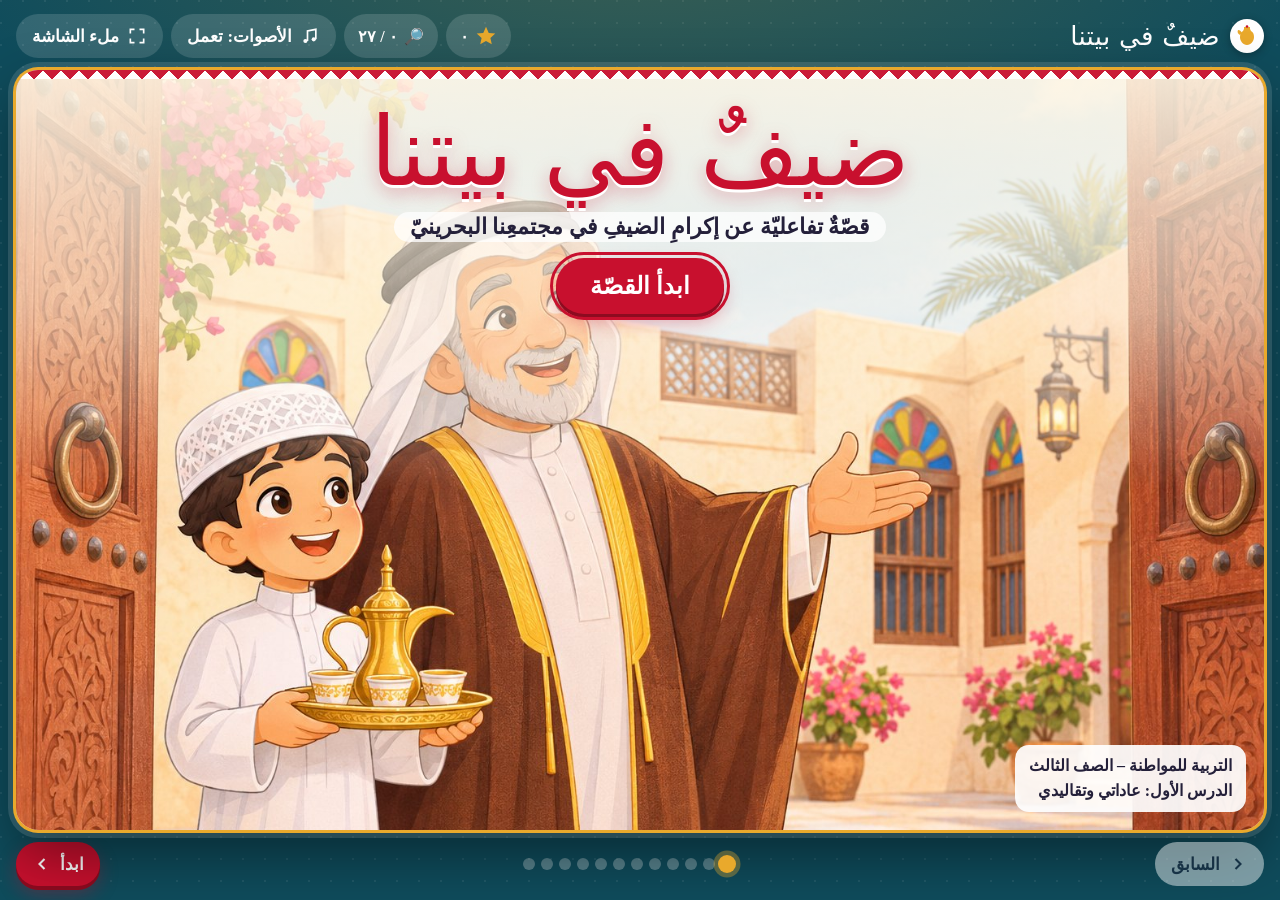
<file: guest-story/index.html>
<!doctype html>
<html lang="ar" dir="rtl">
<head>
<meta charset="utf-8">
<meta name="viewport" content="width=device-width, initial-scale=1, viewport-fit=cover">
<style>
/* Layout: a storybook "page" — picture on one side, text on the other; stacks on phones. Single deliberate look (warm Bahraini home). */
:root{
  --ground:#0F4C5C;      /* deep sea teal around the book */
  --paper:#FFF6E3;       /* page */
  --ink:#24203A;
  --teal:#1B8A9A;
  --red:#C8102E;         /* Bahrain red */
  --gold:#E9A92C;
  --green:#23845A;
  --muted:#6E6457;
  --line:#E5D3AE;
  --display:'Lalezar','Noto Naskh Arabic',system-ui,sans-serif;
  --body:'Noto Naskh Arabic','Geeza Pro','Tahoma',serif;
  color-scheme:light;
}
html,body{height:100%}
body{margin:0;background:var(--ground);color:var(--ink);font-family:var(--body);
  background-image:radial-gradient(circle at 1px 1px, rgba(255,255,255,.07) 1px, transparent 0);background-size:22px 22px;
  padding-left:max(16px, env(safe-area-inset-left, 0px));padding-right:max(16px, env(safe-area-inset-right, 0px));}
.app{max-width:1400px;margin:0 auto;padding-block:14px;display:flex;flex-direction:column;gap:12px;height:100%;box-sizing:border-box}
.bar{display:flex;align-items:center;justify-content:space-between;gap:10px;flex-wrap:wrap;color:#fff}
.brand{font-family:var(--display);font-size:26px;letter-spacing:.3px}
.tools{display:flex;gap:8px;flex-wrap:wrap;align-items:center}
.btn{font-family:var(--body);font-weight:700;font-size:17px;border:0;border-radius:999px;padding:9px 16px;min-height:44px;cursor:pointer;display:inline-flex;align-items:center;gap:8px;background:#fff;color:var(--ink);transition:transform .15s}
.btn:hover{transform:translateY(-1px)}
.btn:focus-visible{outline:3px solid var(--gold);outline-offset:2px}
.btn.ghost{background:rgba(255,255,255,.14);color:#fff}
.btn.primary{background:var(--red);color:#fff}
.btn[disabled]{opacity:.45;cursor:not-allowed;transform:none}
.btn svg{width:20px;height:20px;flex:none}
.stars{display:flex;align-items:center;gap:6px;background:rgba(255,255,255,.14);border-radius:999px;padding:6px 14px;font-weight:700;min-height:32px}
.stars svg{width:22px;height:22px}

.book{background:var(--paper);border-radius:22px;box-shadow:0 20px 50px rgba(0,0,0,.35);overflow:hidden;position:relative;flex:1;min-height:0;display:flex;flex-direction:column}
.book>*{flex:1;min-height:0}
.quiz,.end{overflow:auto}
.page{display:flex;flex-direction:column;overflow:hidden;min-height:0;flex:1}
.page .pic{flex:1 1 auto;height:auto;min-height:200px}
.page .scroll{flex:0 0 auto;overflow:visible}
.pic{position:relative;overflow:hidden;background:#3a2c22;min-height:0}
.pic .bg{filter:blur(18px) brightness(.85);transform:scale(1.15)}
.pic img{position:absolute;inset:0;width:100%;height:100%;object-fit:contain}
.pic img.bg{object-fit:cover}
.pic{container-type:size}
.stage{position:absolute;left:50%;top:50%;transform:translate(-50%,-50%);width:min(100cqw,150cqh);height:min(100cqh,66.667cqw);z-index:3;pointer-events:none}
.hs{position:absolute;width:46px;height:46px;margin:-23px 0 0 -23px;border-radius:50%;border:3px solid rgba(255,255,255,.95);background:rgba(255,255,255,.18);box-shadow:0 0 0 0 rgba(255,214,90,.8),0 2px 8px rgba(0,0,0,.35);cursor:pointer;pointer-events:auto;padding:0;animation:hsPulse 2.2s ease-out infinite}
.hs::after{content:"";position:absolute;inset:11px;border-radius:50%;background:#FFD65A;opacity:.9}
.hs.done{animation:none;border-color:rgba(255,255,255,.55);background:rgba(255,255,255,.08)}
.hs.done::after{background:#7BD389;opacity:.85}
.hs:focus-visible{outline:3px solid #fff;outline-offset:3px}
.hs.pop{animation:hsPop .45s ease-out}
@keyframes hsPulse{0%{box-shadow:0 0 0 0 rgba(255,214,90,.75),0 2px 8px rgba(0,0,0,.35)}70%{box-shadow:0 0 0 16px rgba(255,214,90,0),0 2px 8px rgba(0,0,0,.35)}100%{box-shadow:0 0 0 0 rgba(255,214,90,0),0 2px 8px rgba(0,0,0,.35)}}
@keyframes hsPop{0%{transform:scale(1)}40%{transform:scale(1.35)}100%{transform:scale(1)}}
.hslab{position:absolute;transform:translate(-50%,-150%);background:#24203A;color:#fff;font-weight:700;font-size:18px;padding:5px 14px;border-radius:999px;white-space:nowrap;pointer-events:none;animation:hsLab 1.8s ease-out forwards;z-index:4}
.hslab span{margin-inline-start:6px}
@keyframes hsLab{0%{opacity:0;transform:translate(-50%,-110%)}15%{opacity:1;transform:translate(-50%,-150%)}80%{opacity:1}100%{opacity:0;transform:translate(-50%,-190%)}}
.hshint{position:absolute;bottom:12px;left:12px;z-index:4;background:rgba(36,32,58,.88);color:#fff;font-weight:700;font-size:16px;padding:6px 14px;border-radius:999px;pointer-events:none;animation:hsHint 5s ease forwards}
@keyframes hsHint{0%,85%{opacity:1}100%{opacity:0}}
@media (max-width:820px){.hs{width:38px;height:38px;margin:-19px 0 0 -19px}.hs::after{inset:9px}.hslab{font-size:15px}}
.txt{padding:16px 30px 6px;display:flex;flex-direction:column;justify-content:flex-start;gap:0;min-width:0;cursor:pointer}
.txt .lines{margin-top:6px}
.txt .lines p{max-width:1100px}
.txt .chiprow{display:flex;align-items:center;gap:14px;flex-wrap:wrap}
.prog{font-size:15px;font-weight:700;color:var(--muted);margin-top:10px;display:flex;gap:6px;align-items:center}
.prog i{width:26px;height:6px;border-radius:3px;background:var(--line);display:inline-block}
.prog i.on{background:var(--teal)}
.lines{display:flex;flex-direction:column;margin-top:14px}
.lines p{padding:10px 14px;border-radius:14px;margin:4px 0;transition:background .4s,color .4s}
.lines p.past{color:#7C7266}
.lines p.past b{color:#5E8C93}
.lines p.cur{background:#FFF0C9;box-shadow:0 0 0 2px #F2CF86 inset;animation:rise .6s ease both}
.chip{align-self:flex-start;box-shadow:0 3px 0 #0E6672;font-family:var(--display);font-size:30px;color:#fff;background:var(--teal);padding:2px 22px 4px;border-radius:999px}
.txt p{margin:0;font-size:clamp(20px,1.75vw,27px);line-height:1.85;font-weight:500;text-wrap:pretty}
.txt p b{color:#13606D}
.num{position:absolute;top:14px;right:16px;z-index:2;width:42px;height:42px;border-radius:50%;background:var(--teal);color:#fff;font-family:var(--display);font-size:22px;display:flex;align-items:center;justify-content:center}

/* question box */
.q{grid-column:1/-1;margin:16px 18px 18px;border:3px dashed var(--gold);border-radius:18px;padding:12px 18px;background:#FFF0C9;display:grid;grid-template-columns:minmax(0,1fr) minmax(0,1.2fr);gap:8px 18px;align-items:center}
.q h3,.q .stem{grid-column:1}
.q .opts{grid-column:2;grid-row:1/span 2}
.q .fb{grid-column:1/-1;min-height:0}
.q h3 svg{width:26px;height:26px;flex:none}
.q h3{margin:0;font-family:var(--display);font-weight:400;font-size:22px;color:#9A5B00;display:flex;align-items:center;gap:8px}
.q .stem{font-size:20px;font-weight:700;line-height:1.7}
.opts{display:flex;gap:10px;flex-wrap:wrap}
.opt{flex:1 1 180px;font-family:var(--body);font-size:19px;font-weight:700;padding:10px 14px;min-height:48px;border-radius:14px;border:3px solid var(--line);background:#fff;color:var(--ink);cursor:pointer;text-align:center}
.opt:focus-visible{outline:3px solid var(--teal);outline-offset:2px}
.opt.ok{border-color:var(--green);background:#E3F5EA}
.opt.no{border-color:var(--red);background:#FDE7EA;animation:shake .4s}
.fb{font-size:18px;font-weight:700;min-height:1.6em}
.fb.ok{color:var(--green)} .fb.no{color:var(--red)}

/* nav */
.nav{display:flex;justify-content:space-between;align-items:center;gap:10px;flex-wrap:wrap}
.dots{display:flex;gap:6px;flex-wrap:wrap}
.dot{width:12px;height:12px;border-radius:50%;background:rgba(255,255,255,.3)}
.dot.on{background:var(--gold)}

/* cover */
.cover{position:relative;min-height:560px;display:flex}
.cover img{position:absolute;inset:0;width:100%;height:100%;object-fit:cover}
.cover .veil{position:absolute;inset:0;background:linear-gradient(180deg,rgba(255,246,227,.92) 0%,rgba(255,246,227,.55) 32%,rgba(255,246,227,0) 55%)}
.cover .ct{position:relative;margin:0 auto;padding:30px 20px;text-align:center;display:flex;flex-direction:column;align-items:center;gap:6px}
.cover h1{margin:0;font-family:var(--display);font-weight:400;font-size:clamp(54px,9vw,96px);line-height:1.1;color:var(--red);text-wrap:balance}
.cover .sub{font-size:22px;font-weight:700}
.cover .meta{position:absolute;bottom:18px;right:18px;left:18px;display:flex;justify-content:space-between;align-items:flex-end;gap:10px;flex-wrap:wrap}
.tag{background:rgba(255,255,255,.92);border-radius:14px;padding:8px 14px;font-size:16px;font-weight:700;line-height:1.6}
.start{font-size:24px;padding:12px 28px;min-height:56px}

/* animations */
.pic img.kb{animation:kb 1.6s ease-out both}
@keyframes kb{from{opacity:0;transform:scale(1.06)}to{opacity:1;transform:scale(1)}}
.reveal{animation:rise .7s ease both;animation-delay:var(--d,0s)}
.lines p.one{margin:0;padding:8px 18px;min-height:calc(2 * 1.85em + 16px);display:flex;align-items:center;animation:lineIn .45s ease both}
@keyframes lineIn{from{opacity:0;transform:translateY(10px)}to{opacity:1;transform:none}}
.txt{padding:12px 30px 14px}
.qmodal{position:fixed;inset:0;z-index:50;display:flex;align-items:center;justify-content:center;padding:16px;background:rgba(20,16,36,.55);backdrop-filter:blur(3px);animation:qmIn .3s ease both}
.qmodal.out{animation:qmOut .35s ease both}
@keyframes qmIn{from{opacity:0}to{opacity:1}}
@keyframes qmOut{to{opacity:0}}
.q.qpop{margin:0;width:min(760px,100%);max-height:calc(100dvh - 32px);overflow:auto;background:#FFF7E3;border-style:solid;box-shadow:0 24px 60px rgba(0,0,0,.45);padding:22px 24px;grid-template-columns:1fr;animation:qpIn .45s cubic-bezier(.2,1.3,.4,1) both}
.q.qpop h3,.q.qpop .stem,.q.qpop .opts,.q.qpop .fb{grid-column:1;grid-row:auto}
.q.qpop h3{font-size:28px}.q.qpop .stem{font-size:23px}.q.qpop .opt{font-size:21px;min-height:56px}
.qback{justify-self:center;background:none;border:0;color:#6B5E50;font-family:var(--body);font-size:17px;font-weight:700;cursor:pointer;padding:6px 10px;text-decoration:underline}
@keyframes qpIn{from{opacity:0;transform:translateY(24px) scale(.94)}to{opacity:1;transform:none}}

@keyframes rise{from{opacity:0;transform:translateY(14px)}to{opacity:1;transform:none}}
@keyframes shake{0%,100%{transform:none}25%{transform:translateX(-6px)}75%{transform:translateX(6px)}}
.fx{position:absolute;pointer-events:none;font-family:var(--display);color:#fff;text-shadow:0 2px 0 rgba(0,0,0,.35),0 0 12px rgba(0,0,0,.35)}
.fx.pop{animation:pop 1.1s ease both;animation-delay:var(--d,0s)}
@keyframes pop{0%{opacity:0;transform:scale(.3) rotate(-8deg)}40%{opacity:1;transform:scale(1.15) rotate(3deg)}100%{opacity:1;transform:scale(1)}}
.fx.float{animation:float 3s ease-in-out infinite;animation-delay:var(--d,0s)}
@keyframes float{0%{opacity:0;transform:translateY(10px)}30%{opacity:1}100%{opacity:0;transform:translateY(-40px)}}
.bubble{position:absolute;background:#fff;color:var(--ink);font-family:var(--display);font-size:24px;padding:6px 18px 8px;border-radius:20px;box-shadow:0 6px 16px rgba(0,0,0,.25);animation:pop .9s ease both;animation-delay:var(--d,0s)}
.bubble::after{content:"";position:absolute;bottom:-12px;left:30px;border:8px solid transparent;border-top:14px solid #fff}
.bubble.still{animation:none}
.bubble.up::after{bottom:auto;top:-20px;border-top:8px solid transparent;border-bottom:14px solid #fff}
@media (max-width:820px){.bubble{font-size:18px;padding:4px 12px 6px}}

/* summative */
.quiz{padding:24px 26px;display:flex;flex-direction:column;gap:16px}
.quiz h2{margin:0;font-family:var(--display);font-weight:400;font-size:34px;color:var(--red)}
.lvls{display:grid;grid-template-columns:repeat(3,minmax(0,1fr));gap:14px;align-items:start}
.lvl{border-radius:18px;border:3px solid var(--line);background:#fff;padding:14px;display:flex;flex-direction:column;gap:10px;min-width:0}
.lvl h3{margin:0;font-family:var(--display);font-weight:400;font-size:24px;display:flex;align-items:center;gap:8px}
.lvl .ins{font-size:17px;font-weight:700;line-height:1.7;background:#FFF0C9;border-radius:10px;padding:6px 10px}
.lvl.l1{border-color:#9CCFB4} .lvl.l1 h3{color:var(--green)}
.lvl.l2{border-color:#F2CF86} .lvl.l2 h3{color:#9A5B00}
.lvl.l3{border-color:#F0A3AE} .lvl.l3 h3{color:var(--red)}
.row{display:flex;flex-direction:column;gap:6px;font-size:17px;line-height:1.7;border-bottom:1px dashed var(--line);padding-bottom:8px}
.row:last-child{border-bottom:0}
.tf{display:flex;gap:8px}
.tf button,.mc button{font-family:var(--body);font-weight:700;font-size:17px;min-height:44px;border-radius:12px;border:2px solid var(--line);background:var(--paper);cursor:pointer;padding:4px 12px;color:var(--ink)}
.tf button{flex:1}
.mc{display:flex;flex-direction:column;gap:6px}
.tf button[aria-pressed="true"],.mc button[aria-pressed="true"]{border-color:var(--teal);background:#DDF1F4}
.row.good{background:#EAF7EF;border-radius:10px;padding:6px 8px}
.row.bad{background:#FBE0E3;border:3px solid #8B0F1C;border-radius:12px;padding:6px 8px}
.row.bad>div:first-child{color:#8B0F1C;font-weight:700}
.row.bad>div:first-child::before{content:"✗ ";font-weight:700}
.lvl input.bad{border:3px solid #8B0F1C;background:#FBE0E3;color:#8B0F1C;font-weight:700}
.lvl input.good{border-color:var(--green);background:#EAF7EF}
.lvl input{font-family:var(--body);font-size:18px;padding:8px 10px;border-radius:10px;border:2px solid var(--line);width:100%;box-sizing:border-box;min-height:44px}
.lvl input:focus-visible{outline:3px solid var(--teal)}
.check{align-self:flex-start}
.res{font-weight:700;font-size:17px;min-height:1.6em}
.self{border-top:2px dashed var(--line);padding-top:14px;display:flex;flex-direction:column;gap:10px}
.faces{display:flex;gap:12px;flex-wrap:wrap}
.face{flex:1 1 160px;display:flex;flex-direction:column;align-items:center;gap:6px;padding:10px;border-radius:16px;border:3px solid var(--line);background:#fff;cursor:pointer;font-family:var(--body);font-size:17px;font-weight:700;color:var(--ink);min-height:44px}
.face svg{width:54px;height:54px}
.face[aria-pressed="true"]{border-color:var(--gold);background:#FFF0C9}
.end{padding:40px 24px;text-align:center;display:flex;flex-direction:column;align-items:center;gap:14px}
.end h2{margin:0;font-family:var(--display);font-weight:400;font-size:56px;color:var(--red)}
.end p{margin:0;font-size:22px;font-weight:700;max-width:640px;line-height:1.8}
.bigstars{display:flex;gap:10px}
.bigstars svg{width:58px;height:58px}

@media (max-width:820px){
  .app{height:auto;min-height:100%}
  .book>*{flex:none}
  .book{overflow:visible}
  .page{overflow:visible;flex:none}
  .page .pic{position:sticky;top:0;z-index:5;height:auto;aspect-ratio:3/2;flex:none}
  .page .scroll{overflow:visible}
  .txt{overflow:visible}

  .q{grid-template-columns:1fr}
  .q .opts{grid-column:1;grid-row:auto}
  .pic{aspect-ratio:3/2;min-height:0;max-width:100%}
  .txt p{font-size:20px}
  .lvls{grid-template-columns:1fr}
  .cover{min-height:480px}
}
@media (prefers-reduced-motion:reduce){
  *{animation:none!important;transition:none!important}
}

/* ===== v15 polish layer ===== */
body{background-image:radial-gradient(1200px 500px at 50% -10%,rgba(233,169,44,.22),transparent 60%),radial-gradient(circle at 1px 1px, rgba(255,255,255,.07) 1px, transparent 0);background-size:auto,22px 22px}
.brand{display:flex;align-items:center;gap:10px}
.brand::before{content:"";width:34px;height:34px;border-radius:50%;background:#fff url("data:image/svg+xml,%3Csvg xmlns='http://www.w3.org/2000/svg' viewBox='0 0 24 24'%3E%3Cpath d='M9 3h6v2l1 2c2 1 3 3 3 6 0 4-3 8-7 8s-7-4-7-8c0-3 1-5 3-6l1-2z' fill='%23E9A92C'/%3E%3Cpath d='M5 11c-2-1-3-3-2-5 2 0 3 1 4 3z' fill='%23E9A92C'/%3E%3Ccircle cx='12' cy='2.5' r='1.3' fill='%23C8102E'/%3E%3C/svg%3E") center/70% no-repeat;box-shadow:0 2px 8px rgba(0,0,0,.3)}
.book{box-shadow:0 0 0 3px #E9A92C,0 0 0 8px rgba(255,255,255,.12),0 24px 60px rgba(0,0,0,.45)}
.book::before{content:"";position:absolute;top:0;left:0;right:0;height:9px;z-index:6;pointer-events:none;background:linear-gradient(135deg,#C8102E 25%,transparent 25%) 0 0/18px 18px,linear-gradient(225deg,#C8102E 25%,transparent 25%) 0 0/18px 18px,#fff;opacity:.95}
.dots i,.dots span,.dots>*{transition:transform .3s,background .3s}
.dots>.on{transform:scale(1.5);box-shadow:0 0 0 3px rgba(233,169,44,.35)}
.btn.primary{box-shadow:0 4px 0 #8d0b20,0 8px 18px rgba(200,16,46,.35)}
.btn.primary:active{transform:translateY(3px);box-shadow:0 1px 0 #8d0b20}
#nextBtn:not([disabled]){animation:nudge 2.4s ease-in-out infinite}
@keyframes nudge{0%,100%{transform:none}50%{transform:translateX(-4px)}}
.stars.bump{animation:bump .6s cubic-bezier(.2,1.6,.4,1)}
@keyframes bump{40%{transform:scale(1.35)}}
/* page turn */
.page.turn{animation:turnIn .75s cubic-bezier(.2,.8,.2,1) both;transform-origin:100% 50%}
@keyframes turnIn{from{transform:perspective(1800px) rotateY(-62deg);opacity:.15;filter:brightness(.7)}to{transform:none;opacity:1;filter:none}}
/* word reveal */
.lines p.one .w{display:inline-block;opacity:0;transform:translateY(8px);animation:wIn .42s ease forwards}
@keyframes wIn{to{opacity:1;transform:none}}
.lines p.one{background:linear-gradient(180deg,#FFF3D0,#FFEAB5);box-shadow:0 0 0 2px #F2CF86 inset,0 6px 14px rgba(154,91,0,.12)}
/* ambience */
.spark{position:absolute;width:6px;height:6px;border-radius:50%;background:radial-gradient(circle,#fff 0,#FFE08A 45%,transparent 70%);opacity:0;pointer-events:none;z-index:2;animation:spark var(--t,6s) linear infinite;animation-delay:var(--d,0s)}
@keyframes spark{0%{opacity:0;transform:translate(0,0) scale(.6)}15%{opacity:.9}70%{opacity:.7}100%{opacity:0;transform:translate(var(--x,10px),-90px) scale(1.2)}}
.glow{position:absolute;width:18%;aspect-ratio:1;margin:-9% 0 0 -9%;border-radius:50%;background:radial-gradient(circle,rgba(255,225,130,.75) 0,rgba(255,200,80,.35) 35%,transparent 68%);mix-blend-mode:screen;pointer-events:none;animation:flick 3.2s ease-in-out infinite}
@keyframes flick{0%,100%{opacity:.55;transform:scale(1)}30%{opacity:.95;transform:scale(1.12)}45%{opacity:.6}60%{opacity:.9;transform:scale(1.05)}}
.steam{position:absolute;width:10px;height:26px;margin-left:-5px;border-radius:50%;background:rgba(255,255,255,.75);filter:blur(4px);pointer-events:none;opacity:0;animation:steam 2.8s ease-in-out infinite;animation-delay:var(--d,0s)}
@keyframes steam{0%{opacity:0;transform:translate(0,0) scaleX(1)}25%{opacity:.75}100%{opacity:0;transform:translate(var(--x,6px),-46px) scaleX(2.2)}}
/* cover */
.cover img{animation:cvZoom 18s ease-in-out infinite alternate}
@keyframes cvZoom{from{transform:scale(1)}to{transform:scale(1.09) translateY(-1%)}}
.cover h1 .tw{display:inline-block;opacity:0;animation:tDrop .8s cubic-bezier(.2,1.5,.4,1) forwards;text-shadow:0 3px 0 #fff,0 6px 18px rgba(200,16,46,.35)}
@keyframes tDrop{from{opacity:0;transform:translateY(-40px) rotate(-6deg) scale(.7)}to{opacity:1;transform:none}}
.cover .sub{animation:rise .8s ease .9s both;background:rgba(255,255,255,.75);padding:2px 16px;border-radius:999px}
.cover .start{font-size:24px;padding:12px 34px;margin-top:10px;position:relative;animation:rise .8s ease 1.3s both}
.cover .start::after{content:"";position:absolute;inset:-6px;border-radius:999px;border:3px solid #C8102E;animation:ring 1.8s ease-out infinite}
@keyframes ring{0%{opacity:.8;transform:scale(1)}100%{opacity:0;transform:scale(1.25)}}
/* confetti + flying star */
#fxc{position:fixed;inset:0;width:100%;height:100%;pointer-events:none;z-index:80}
.flystar{position:fixed;z-index:81;width:44px;height:44px;pointer-events:none}.flystar svg{width:100%;height:100%}
/* discovery badge */
#hsCount{gap:6px}
#hsCount.full{background:#E9A92C;color:#24203A}
/* end + certificate */
.end>*{flex:none}
.btn[hidden]{display:none!important}
.end{justify-content:flex-start}
.end h2{animation:tDrop .9s cubic-bezier(.2,1.5,.4,1) both}
.bigstars svg{animation:pop .8s ease both}
.bigstars svg:nth-child(2){animation-delay:.15s}.bigstars svg:nth-child(3){animation-delay:.3s}.bigstars svg:nth-child(4){animation-delay:.45s}.bigstars svg:nth-child(5){animation-delay:.6s}.bigstars svg:nth-child(6){animation-delay:.75s}
.certform{display:flex;gap:10px;flex-wrap:wrap;justify-content:center;align-items:center;background:#fff;border:3px dashed var(--gold);border-radius:18px;padding:14px 18px}
.certform label{font-size:20px;font-weight:700}
.certform input{font-family:var(--body);font-size:20px;font-weight:700;padding:8px 14px;border-radius:12px;border:2px solid var(--line);min-height:44px;width:min(260px,70vw)}
.cert{width:min(760px,100%);box-sizing:border-box;background:#FFFDF6;border:6px double #E9A92C;border-radius:14px;padding:26px 24px 22px;position:relative;box-shadow:0 14px 34px rgba(0,0,0,.2);animation:qpIn .6s cubic-bezier(.2,1.3,.4,1) both;overflow:hidden}
.cert::before,.cert::after{content:"";position:absolute;left:0;right:0;height:12px;background:linear-gradient(135deg,#C8102E 25%,transparent 25%) 0 0/22px 22px,linear-gradient(225deg,#C8102E 25%,transparent 25%) 0 0/22px 22px,#fff}
.cert::before{top:0}.cert::after{bottom:0;transform:scaleY(-1)}
.cert .ct1{font-family:var(--display);font-size:clamp(30px,5vw,46px);color:var(--red);line-height:1.3;margin-top:8px}
.cert .ct2{font-size:20px;font-weight:700;color:var(--muted)}
.cert .nm{font-family:var(--display);font-size:clamp(34px,6vw,54px);color:#13606D;border-bottom:3px dotted var(--gold);display:inline-block;padding:0 24px 2px;margin:4px 0 8px}
.cert .ct3{font-size:20px;font-weight:700;line-height:1.9;max-width:560px;margin:0 auto}
.cert .cs{display:flex;justify-content:center;gap:6px;margin-top:8px}
.cert .cs svg{width:34px;height:34px}
.cert .seal{position:absolute;left:18px;bottom:22px;width:74px;height:74px;border-radius:50%;background:radial-gradient(circle,#F6C453,#E9A92C);display:flex;align-items:center;justify-content:center;font-size:36px;box-shadow:0 0 0 4px #fff,0 0 0 7px #E9A92C;transform:rotate(-10deg)}
@media (max-width:820px){.cert .seal{width:52px;height:52px;font-size:26px}}
@media print{body{background:#fff!important;padding:0}.bar,.nav,.end>*:not(.cert),#fxc{display:none!important}.app{height:auto}.book{box-shadow:none;overflow:visible}.book::before{display:none}.end{padding:0}.cert{box-shadow:none;width:100%;-webkit-print-color-adjust:exact;print-color-adjust:exact}}
@media (prefers-reduced-motion:reduce){.page.turn,.cover img,.spark,.glow,.steam,#nextBtn{animation:none!important}.lines p.one .w,.cover h1 .tw{opacity:1;transform:none;animation:none}}
</style>

<div class="app" dir="rtl" lang="ar">
  <div class="bar">
    <div class="brand">ضيفٌ في بيتنا</div>
    <div class="tools">
      <div class="stars" aria-label="عدد النجوم"><svg viewBox="0 0 24 24" aria-hidden="true"><path d="M12 2l3 6.6 7.1.7-5.3 4.8 1.5 7-6.3-3.6-6.3 3.6 1.5-7L1.9 9.3 9 8.6z" fill="#E9A92C"/></svg><span id="starCount">٠</span></div>
      <button class="btn ghost" id="sndBtn" type="button" aria-pressed="true"><svg viewBox="0 0 24 24" aria-hidden="true"><path d="M9 18V6l10-2v12" stroke="currentColor" stroke-width="2" fill="none"/><circle cx="6.5" cy="18" r="2.5" fill="currentColor"/><circle cx="16.5" cy="16" r="2.5" fill="currentColor"/></svg><span>الأصوات: تعمل</span></button>
      <button class="btn ghost" id="fsBtn" type="button" aria-label="ملء الشاشة"><svg viewBox="0 0 24 24" aria-hidden="true"><path d="M4 9V4h5M20 9V4h-5M4 15v5h5M20 15v5h-5" stroke="currentColor" stroke-width="2" fill="none"/></svg>ملء الشاشة</button>
    </div>
  </div>

  <div class="book" id="book"></div>

  <div class="nav">
    <button class="btn" id="prevBtn" type="button"><svg viewBox="0 0 24 24" aria-hidden="true"><path d="M9 6l6 6-6 6" stroke="currentColor" stroke-width="2.5" fill="none"/></svg>السابق</button>
    <div class="dots" id="dots" aria-hidden="true"></div>
    <button class="btn primary" id="nextBtn" type="button">التالي<svg viewBox="0 0 24 24" aria-hidden="true"><path d="M15 6l-6 6 6 6" stroke="currentColor" stroke-width="2.5" fill="none"/></svg></button>
  </div>
</div>

<script>
(function(){
/* ---------- content ---------- */
const PAGES = [
 {type:'cover', img:'img/p0.jpg'},
 {title:'خبرٌ سعيد', img:'img/p1.jpg', sound:'birds',
  text:['في صباحِ يومِ الجمعة، قالَ الجدُّ: <b>«اليومَ يزورُنا صديقي القديمُ العمُّ أبو راشد.»</b>',
        'فرحَ سلمانُ وسأل: <b>«وماذا سنفعلُ يا جدّي؟»</b>',
        'ابتسمَ الجدُّ وقال: <b>«سترى بنفسِك يا سلمان.»</b>'],
  fx:[{cls:'fx float',txt:'♪',x:'14%',y:'18%',size:30,d:'.4s'},{cls:'fx float',txt:'♪',x:'24%',y:'12%',size:24,d:'1.4s'}]},
 {title:'نستعدُّ للضيف', img:'img/p2.jpg', sound:'prepare',
  text:['نظّفَت الأسرةُ المجلس، ورتّبَت نورةُ الوسائد، وأعدّت الأمُّ القهوةَ والطعام.',
        'ولبسَ سلمانُ ثوبَه النظيف، وجلسَ ينتظرُ الضيف.'],
  fx:[{cls:'fx pop',txt:'✦',x:'20%',y:'20%',size:34,d:'.8s'},{cls:'fx pop',txt:'✦',x:'70%',y:'30%',size:26,d:'1.3s'},{cls:'fx pop',txt:'✦',x:'45%',y:'14%',size:30,d:'1.8s'}]},
 {title:'طَق طَق طَق!', img:'img/p3.jpg', sound:'knock',
  text:['قبلَ الظهر، طُرِقَ الباب: <b>طَق.. طَق.. طَق!</b>',
        'ركضَ سلمانُ مع أبيه ليفتحا الباب.'],
  fx:[{cls:'fx pop',txt:'طَق',x:'12%',y:'22%',size:40,d:'.6s'},{cls:'fx pop',txt:'طَق',x:'22%',y:'36%',size:40,d:'.95s'},{cls:'fx pop',txt:'طَق!',x:'10%',y:'50%',size:44,d:'1.3s'}]},
 {title:'أهلًا وسهلًا', img:'img/p4.jpg', sound:'door',
  text:['فتحَ الأبُ البابَ وقالَ مبتسمًا: <b>«حيّاكَ اللهُ يا أبا راشد، تفضّل!»</b>',
        'وصافحَه سلمانُ وقال: <b>«أهلًا وسهلًا يا عمّ.»</b>',
        'ثمّ أدخلاه المجلس، وأجلساه في أفضلِ مكان.'],
  bubble:{txt:'حيّاكَ الله، تفضّل!',x:'3%',b:'5%',d:'1s'},
  q:{stem:'ماذا فعلت أسرة سلمان عندما وصل الضيف؟', opts:['تركته ينتظر عند الباب','رحّبت به'], ans:1}},
 {title:'فنجانُ القهوة', img:'img/p5.jpg', sound:'coffee',
  text:['حملَ الجدُّ الدلّة، وصبَّ القهوةَ في الفنجان.',
        'وقدّمَه سلمانُ للضيفِ بيدِه اليمنى.',
        'قالَ العمُّ أبو راشد: <b>«سلمَت يداك يا بطل!»</b>'],
  fx:[{cls:'fx float',txt:'〰',x:'48%',y:'36%',size:28,d:'1.8s'},{cls:'fx float',txt:'〰',x:'52%',y:'32%',size:24,d:'2.6s'}],
  q:{stem:'بماذا أكرم الجدّ ضيفه بعد أن جلس؟', opts:['قدّم له القهوة','انشغل عنه بالهاتف'], ans:0}},
 {title:'حكاياتُ الماضي', img:'img/p6.jpg', sound:'tune',
  text:['جلسوا في المجلسِ يتبادلونَ الأخبار.',
        'وحكى العمُّ أبو راشد حكاياتٍ جميلةً عن البحرينِ في الماضي، وسلمانُ يستمعُ بانتباه.']},
 {title:'الغداءُ جاهز', img:'img/p7.jpg', sound:'plates',
  text:['نادَت الأمُّ: <b>«الغداءُ جاهز!»</b>',
        'وضعَت الأسرةُ أطباقَ الطعامِ أمامَ الضيف، وكان الأبُ يقدّمُ له أطيبَ الطعام، وسلمانُ يقرّبُ له الماء.'],
  fx:[{cls:'fx float',txt:'〰',x:'40%',y:'44%',size:28,d:'1s'},{cls:'fx float',txt:'〰',x:'46%',y:'40%',size:24,d:'1.8s'}],
  q:{stem:'كيف أكرمت الأسرة ضيفها على الغداء؟', opts:['أطعمته وقامت على خدمته','أكلت قبله وتركته'], ans:0}},
 {title:'شكرًا لكم', img:'img/p8.jpg', sound:'farewell',
  text:['بعدَ الغداء، شكرَهم العمُّ أبو راشد وقال: <b>«جزاكمُ اللهُ خيرًا على كرمِكم.»</b>',
        'ثمّ ودّعَه الجدُّ وسلمانُ حتى الباب.'],
  bubble:{txt:'جزاكمُ اللهُ خيرًا',x:'28%',y:'3%',d:'1s'}},
 {title:'سلمانُ يتعلّم', img:'img/p9.jpg', sound:'warm',
  text:['سألَ سلمانُ جدَّه: <b>«لماذا نفعلُ كلَّ هذا للضيف؟»</b>',
        'قالَ الجدّ: <b>«إكرامُ الضيفِ من عاداتِنا الحميدةِ التي توارثَها مجتمعُنا البحرينيّ، وقالَ رسولُ اللهِ ﷺ: "مَن كانَ يؤمنُ باللهِ واليومِ الآخرِ فليُكرِمْ ضيفَه".»</b>',
        'قالَ سلمان: <b>«سأُكرِمُ ضيوفي دائمًا مثلَك يا جدّي.»</b>'],
  fx:[{cls:'fx float',txt:'♥',x:'30%',y:'30%',size:30,d:'.8s'},{cls:'fx float',txt:'♥',x:'60%',y:'26%',size:24,d:'1.6s'},{cls:'fx float',txt:'♥',x:'45%',y:'20%',size:28,d:'2.4s'}]},
 {type:'quiz'},
 {type:'end'}
];
const QUIZ = {
 tf:[{s:'زارَ العمُّ أبو راشد أسرةَ سلمانَ يومَ الجمعة.',a:true},
     {s:'فتحَ سلمانُ وأبوه البابَ للضيف.',a:true},
     {s:'أجلسَت الأسرةُ الضيفَ عندَ الباب.',a:false},
     {s:'أكلَت الأسرةُ الغداءَ قبلَ الضيف.',a:false}],
 mc:[{s:'ماذا قالَ الأبُ للضيفِ عندما فتحَ الباب؟',o:['«مع السلامة»','«حيّاكَ اللهُ، تفضّل»','«انتظرْ قليلًا»'],a:1},
     {s:'ماذا حملَ الجدُّ في المجلس؟',o:['الدلّة','الكتاب','الهاتف'],a:0},
     {s:'ماذا قرّبَ سلمانُ للضيفِ على الغداء؟',o:['الألعاب','الماء','الحقيبة'],a:1}]
};
const AR = n => String(n).replace(/\d/g,d=>'٠١٢٣٤٥٦٧٨٩'[d]);
const STAR = '<svg viewBox="0 0 24 24" aria-hidden="true"><path d="M12 2l3 6.6 7.1.7-5.3 4.8 1.5 7-6.3-3.6-6.3 3.6 1.5-7L1.9 9.3 9 8.6z" fill="#E9A92C"/></svg>';

/* ---------- state ---------- */
let idx = 0, stars = 0, soundOn = true;
let step = {};
function advance(){ const p=PAGES[idx]; if(!p.text) return false; const n=p.text.length, st=step[idx]||1; if(st<n){ step[idx]=st+1; render(); return true; } if(needQ()){ openQ(); return true; } return false; }
let qOpen=-1;
function needQ(){ const p=PAGES[idx]; return p.q && p.text && (step[idx]||1)>=p.text.length && !answered[idx]; }
function openQ(){ qOpen=idx; render(); }
function forward(){ if(nextBtn.disabled||nextBtn.hidden) return; if(idx===0) ctx(); if(advance()) return; if(needQ()){ openQ(); return; } go(idx+1); }
const answered = {};
const book = document.getElementById('book');
const prevBtn = document.getElementById('prevBtn'), nextBtn = document.getElementById('nextBtn');
const dots = document.getElementById('dots');
PAGES.forEach(()=>{const d=document.createElement('span');d.className='dot';dots.appendChild(d)});

/* ---------- sound engine (synthesised, no files) ---------- */
let ac=null, master=null, nb=null;
function ctx(){
  if(!ac){ try{ ac=new (window.AudioContext||window.webkitAudioContext)(); master=ac.createGain(); master.gain.value=.9; master.connect(ac.destination);
    nb=ac.createBuffer(1,ac.sampleRate*2,ac.sampleRate); const ch=nb.getChannelData(0); for(let i=0;i<ch.length;i++) ch[i]=Math.random()*2-1; }catch(e){ return null; } }
  if(ac.state==='suspended') ac.resume();
  return ac;
}
function env(g,t,a,peak,d){g.gain.setValueAtTime(.0001,t);g.gain.exponentialRampToValueAtTime(peak,t+a);g.gain.exponentialRampToValueAtTime(.0001,t+a+d);}
function tone(f,t,dur,type,vol,f2){const o=ac.createOscillator(),g=ac.createGain();o.type=type||'sine';o.frequency.setValueAtTime(f,t);if(f2)o.frequency.exponentialRampToValueAtTime(f2,t+dur);env(g,t,.01,vol||.2,dur);o.connect(g);g.connect(master);o.start(t);o.stop(t+dur+.1);}
function noise(t,dur,type,freq,vol,q,freq2){const s=ac.createBufferSource();s.buffer=nb;const f=ac.createBiquadFilter();f.type=type;f.frequency.setValueAtTime(freq,t);if(freq2)f.frequency.linearRampToValueAtTime(freq2,t+dur);f.Q.value=q||1;const g=ac.createGain();env(g,t,.02,vol,dur);s.connect(f);f.connect(g);g.connect(master);s.start(t);s.stop(t+dur+.1);}
const pluck=(f,t,v)=>{tone(f,t,.9,'triangle',v||.16);tone(f*2,t,.4,'sine',(v||.16)*.3);};
const SFX={
  hsBirds(){const n=ac.currentTime;for(let i=0;i<5;i++){const t=n+i*.22+Math.random()*.08;tone(2800+Math.random()*900,t,.07,'sine',.08,4200);tone(3700,t+.09,.06,'sine',.05,2900);}},
  hsChime(){const n=ac.currentTime;[1568,2093,2637].forEach((f,i)=>tone(f,n+i*.12,.9,'sine',.07));},
  hsPour(){const n=ac.currentTime;noise(n,1.1,'bandpass',1100,.18,2.5,2300);tone(2637,n+1.15,.4,'sine',.1);},
  hsWater(){const n=ac.currentTime;noise(n,1.0,'bandpass',700,.2,3,1600);for(let i=0;i<5;i++)tone(500+Math.random()*500,n+.1+i*.17,.08,'sine',.06,900);},
  hsClink(){const n=ac.currentTime;tone(2900,n,.45,'sine',.1);tone(4300,n+.01,.3,'sine',.05);tone(3100,n+.18,.4,'sine',.08);},
  hsKnock(){const n=ac.currentTime;for(let i=0;i<3;i++){const t=n+i*.3;noise(t,.08,'lowpass',450,.9);tone(120,t,.14,'sine',.6,70);}},
  hsBeads(){const n=ac.currentTime;for(let i=0;i<6;i++){const t=n+i*.11+Math.random()*.03;noise(t,.03,'bandpass',2600+Math.random()*900,.18,6);}},
  hsWaves(){const n=ac.currentTime;noise(n,1.6,'lowpass',500,.22,1,1200);noise(n+.9,1.4,'lowpass',400,.16,1,1000);tone(1400,n+.4,.15,'sine',.04,1700);},
  hsDates(){const n=ac.currentTime;tone(1900,n,.3,'sine',.08);noise(n,.05,'highpass',3000,.07);tone(2300,n+.25,.3,'sine',.06);},
  hsWave(){const n=ac.currentTime;[784,988,1175].forEach((f,i)=>pluck(f,n+i*.15,.13));},
  birds(){const n=ac.currentTime;for(let i=0;i<9;i++){const t=n+.3+i*.42+Math.random()*.2;tone(2600+Math.random()*900,t,.07,'sine',.07,4200);tone(3600,t+.09,.06,'sine',.05,2500);}},
  prepare(){const n=ac.currentTime;for(let i=0;i<4;i++)noise(n+.3+i*.45,.3,'highpass',2500,.06);[587,659,698,784].forEach((f,i)=>pluck(f,n+2.1+i*.22,.1));},
  knock(){const n=ac.currentTime+.5;for(let i=0;i<3;i++){const t=n+i*.36;noise(t,.08,'lowpass',450,.9);tone(120,t,.14,'sine',.6,70);}},
  door(){const n=ac.currentTime+.2;const o=ac.createOscillator(),l=ac.createOscillator(),lg=ac.createGain(),f=ac.createBiquadFilter(),g=ac.createGain();
    o.type='sawtooth';o.frequency.setValueAtTime(150,n);o.frequency.linearRampToValueAtTime(240,n+1.1);l.frequency.value=22;lg.gain.value=18;l.connect(lg);lg.connect(o.frequency);
    f.type='bandpass';f.frequency.value=900;f.Q.value=4;env(g,n,.1,.07,1.1);o.connect(f);f.connect(g);g.connect(master);o.start(n);l.start(n);o.stop(n+1.3);l.stop(n+1.3);
    [523,659,784].forEach((fq,i)=>tone(fq,n+1.5+i*.12,.5,'triangle',.12));},
  coffee(){const n=ac.currentTime+.6;noise(n,1.8,'bandpass',1100,.16,2.5,2300);tone(2637,n+2.1,.5,'sine',.12);tone(3951,n+2.1,.35,'sine',.06);},
  tune(){const n=ac.currentTime+.3;const m=[587,622,740,784,880,784,740,622,587,523,587];m.forEach((f,i)=>pluck(f,n+i*.38,.14));},
  plates(){const n=ac.currentTime+.4;[0,.35,.8,1.2].forEach((d,i)=>{tone(1700+i*220,n+d,.35,'sine',.09);noise(n+d,.05,'highpass',3000,.08);});},
  farewell(){const n=ac.currentTime+.4;[784,659,587,523].forEach((f,i)=>pluck(f,n+i*.3,.13));noise(n+1.6,.2,'lowpass',300,.6);tone(80,n+1.6,.2,'sine',.4);},
  warm(){const n=ac.currentTime+.3;[523,659,784,1047,784,880].forEach((f,i)=>pluck(f,n+i*.42,.13));},
  correct(){const n=ac.currentTime;[523,659,784,1047].forEach((f,i)=>tone(f,n+i*.09,.35,'triangle',.18));},
  wrong(){const n=ac.currentTime;tone(330,n,.22,'triangle',.15,240);tone(260,n+.2,.3,'triangle',.12,200);},
  turn(){const n=ac.currentTime;noise(n,.3,'bandpass',500,.08,1,2600);},
  win(){const n=ac.currentTime;[523,659,784,1047,1319].forEach((f,i)=>tone(f,n+i*.12,.5,'triangle',.16));}
};
const HS={
 1:[{x:48,y:22,s:'hsBirds',t:'العصافير',e:'🐦'},{x:25,y:27,s:'hsChime',t:'الفانوس',e:'🏮'}],
 2:[{x:54,y:62,s:'hsPour',t:'دلّة القهوة',e:'☕'},{x:61,y:74,s:'hsDates',t:'التمر',e:'🌴'},{x:13,y:55,s:'hsBeads',t:'ترتيب المجلس',e:'🛋️'}],
 3:[{x:78,y:44,s:'hsKnock',t:'مطرقة الباب',e:'🚪'},{x:93,y:42,s:'hsKnock',t:'مطرقة الباب',e:'🚪'},{x:50,y:16,s:'hsChime',t:'الفانوس',e:'🏮'}],
 4:[{x:61,y:44,s:'door',t:'الباب',e:'🚪'},{x:62,y:72,s:'hsWave',t:'المصافحة',e:'🤝'},{x:77,y:80,s:'hsBeads',t:'المسباح',e:'📿'}],
 5:[{x:21,y:52,s:'hsPour',t:'دلّة القهوة',e:'☕'},{x:51,y:57,s:'hsClink',t:'الفنجان',e:'☕'},{x:49,y:87,s:'hsDates',t:'التمر',e:'🌴'},{x:75,y:76,s:'hsBeads',t:'المسباح',e:'📿'}],
 6:[{x:52,y:18,s:'hsWaves',t:'رحلة الغوص',e:'⛵'},{x:56,y:80,s:'hsPour',t:'دلّة القهوة',e:'☕'},{x:32,y:9,s:'hsChime',t:'الفانوس',e:'🏮'}],
 7:[{x:29,y:84,s:'hsWater',t:'إبريق الماء',e:'💧'},{x:45,y:50,s:'hsClink',t:'كأس الماء',e:'🥛'},{x:64,y:86,s:'plates',t:'الغداء',e:'🍽️'},{x:73,y:72,s:'hsDates',t:'صحن الضيف',e:'🍗'}],
 8:[{x:60,y:42,s:'door',t:'الباب',e:'🚪'},{x:47,y:55,s:'hsWave',t:'مع السلامة',e:'👋'},{x:86,y:72,s:'hsBeads',t:'المسباح',e:'📿'}],
 9:[{x:72,y:76,s:'hsPour',t:'القهوة',e:'☕'},{x:64,y:15,s:'hsChime',t:'الفانوس',e:'🏮'}]
};
let hsHinted=false; const hsDone=new Set();
function play(name){ if(!soundOn||!SFX[name]) return; if(!ctx()) return; try{ SFX[name](); }catch(e){} }

/* ---------- read aloud ---------- */
const synth = window.speechSynthesis;
function arVoice(){ try{ return (synth.getVoices()||[]).find(v=>/^ar/i.test(v.lang)); }catch(e){ return null; } }
function stopRead(){ try{ synth && synth.cancel(); }catch(e){} }
(document.getElementById('readBtn')||{addEventListener(){}}).addEventListener('click',()=>{
  if(!synth){ flash('القراءة الصوتية غير متاحة على هذا الجهاز'); return; }
  stopRead();
  const p = PAGES[idx]; if(!p.text){ flash('اختر صفحة من صفحات القصة لأقرأها'); return; }
  const tmp=document.createElement('div'); tmp.innerHTML=p.text.join(' ');
  const u=new SpeechSynthesisUtterance(tmp.textContent.replace(/[«»"]/g,''));
  u.lang='ar-SA'; u.rate=.85; const v=arVoice(); if(v) u.voice=v;
  if(!v) flash('لا يوجد صوت عربي على هذا الجهاز، قد تكون القراءة غير واضحة');
  synth.speak(u);
});
function flash(msg){const f=document.createElement('div');f.textContent=msg;f.setAttribute('role','status');f.style.cssText='position:fixed;bottom:calc(20px + env(safe-area-inset-bottom,0px));left:50%;transform:translateX(-50%);background:#24203A;color:#fff;padding:10px 18px;border-radius:12px;font-weight:700;z-index:20;max-width:90vw;text-align:center';document.body.appendChild(f);setTimeout(()=>f.remove(),2600);}

/* ---------- render ---------- */
function setStars(){document.getElementById('starCount').textContent=AR(stars);}
function render(){
  stopRead();
  const p = PAGES[idx];
  [...dots.children].forEach((d,i)=>d.classList.toggle('on',i===idx));
  prevBtn.disabled = idx===0;
  prevBtn.lastChild.textContent = (p.text && (step[idx]||1)>1) ? 'السطر السابق' : 'السابق';
  nextBtn.hidden = p.type==='end';
  if(p.type==='cover') return renderCover();
  if(p.type==='quiz') return renderQuiz();
  if(p.type==='end') return renderEnd();
  const pageNo = idx;
  const fx = (p.fx||[]).map(f=>`<span class="${f.cls}" style="right:${f.x};top:${f.y};font-size:${f.size}px;--d:${f.d}">${f.txt}</span>`).join('');
  const bub = p.bubble?`<div class="bubble${p.bubble.b?' up':''}" style="left:${p.bubble.x};${p.bubble.b?'bottom:'+p.bubble.b:'top:'+p.bubble.y};--d:${p.bubble.d}">${p.bubble.txt}</div>`:'';
  const st = step[idx] || 1; const n = p.text.length;
  const paras = `<p class="cur one" key="${st}">${p.text[st-1]}</p>`;
  const prog = `<div class="prog" aria-label="السطر ${AR(st)} من ${AR(n)}">${p.text.map((_,i)=>`<i class="${i<st?'on':''}"></i>`).join('')}</div>`;
  let q='';
  if(p.q && st>=n && qOpen===idx && !answered[idx]){
    const done = answered[idx];
    q = `<div class="qmodal" role="dialog" aria-modal="true" aria-label="أتوقّف وأستنتج"><div class="q qpop"><h3>${STAR} أتوقّفُ وأستنتج</h3><div class="stem">${p.q.stem}</div>
      <div class="opts">${p.q.opts.map((o,i)=>`<button type="button" class="opt${done&&i===p.q.ans?' ok':''}" data-i="${i}">${o}</button>`).join('')}</div>
      <div class="fb${done?' ok':''}" role="status">${done?'أحسنت! استنتاجٌ صحيح.':''}</div><button type="button" class="qback" id="qBack">↩ أرجع أقرأ الصفحة</button></div></div>`;
  }
  const fresh = !(book.dataset.page==String(idx));
  book.dataset.page = idx;
  book.innerHTML = `<div class="page"><div class="pic"><img class="bg" src="${p.img}?v=2" alt="" aria-hidden="true"><img class="${fresh?'kb':''}" src="${p.img}?v=2" alt="${p.title}">${fresh?fx+bub:bub.replace('class="bubble','class="bubble still')}<div class="num">${AR(pageNo)}</div><div class="stage">${(HS[idx]||[]).map((h,k)=>`<button class="hs${hsDone.has(idx+'-'+k)?' done':''}" data-k="${k}" style="left:${h.x}%;top:${h.y}%" aria-label="${h.t}"></button>`).join('')}</div>${(HS[idx]&&!hsHinted)?'<div class="hshint">👆 اضغط على الدوائر في الصورة</div>':''}</div>
    <div class="scroll"><div class="txt" id="txt" title="اضغط لإكمال القراءة"><div class="chiprow"><div class="chip">${p.title}</div>${prog}</div><div class="lines">${paras}</div></div></div></div>${q}`;
  document.getElementById('txt').addEventListener('click',e=>{ if(!e.target.closest('button')) advance(); });
  if(HS[idx]){ hsHinted=true; book.querySelectorAll('.hs').forEach(b=>b.addEventListener('click',e=>{ e.stopPropagation(); const h=HS[idx][+b.dataset.k]; play(h.s); b.classList.remove('pop'); void b.offsetWidth; b.classList.add('pop','done'); hsDone.add(idx+'-'+b.dataset.k); const st=b.parentNode; st.querySelectorAll('.hslab').forEach(x=>x.remove()); const l=document.createElement('div'); l.className='hslab'; l.style.left=h.x+'%'; l.style.top=h.y+'%'; l.innerHTML=h.t+'<span>'+h.e+'</span>'; st.appendChild(l); setTimeout(()=>l.remove(),1900); })); }
  if(book.querySelector('.qmodal')){ document.getElementById('qBack').addEventListener('click',()=>{qOpen=-1;render();}); setTimeout(()=>{const o=book.querySelector('.opt'); if(o) o.focus({preventScroll:true});},350); }
  if(book.querySelector('.qmodal')){
    book.querySelectorAll('.opt').forEach(b=>b.addEventListener('click',()=>{
      if(answered[idx]) return;
      const i=+b.dataset.i, fb=book.querySelector('.fb');
      if(i===p.q.ans){ b.classList.add('ok'); fb.className='fb ok'; fb.textContent='أحسنت! استنتاجٌ صحيح.'; answered[idx]=true; stars++; setStars(); play('correct'); updateNext(); const m=book.querySelector('.qmodal'); setTimeout(()=>{ if(m){ m.classList.add('out'); setTimeout(()=>{ qOpen=-1; if(book.contains(m)) m.remove(); updateNext(); },350);} },1300); }
      else { b.classList.remove('no'); void b.offsetWidth; b.classList.add('no'); fb.className='fb no'; fb.textContent='فكّر مرّةً أخرى، وانظر إلى الصورة.'; play('wrong'); }
    }));
  }
  updateNext();
  if(fresh) play(p.sound); else play('turn');
}
function updateNext(){
  const p=PAGES[idx];
  const reading = p.text && (step[idx]||1) < p.text.length;
  const locked = !reading && p.q && !answered[idx] && qOpen===idx;
  const ask = !reading && p.q && !answered[idx] && qOpen!==idx;
  nextBtn.disabled = !!locked;
  nextBtn.firstChild.textContent = reading ? 'أكمل القراءة ' : locked ? 'أجب أوّلًا ' : ask ? 'أتوقّف وأستنتج ' : (p.type==='cover'?'ابدأ ':'الصفحة التالية ');
}
function renderCover(){
  book.innerHTML = `<div class="cover"><img src="${PAGES[0].img}" alt="سلمان وجدّه عند باب البيت"><div class="veil"></div>
   <div class="ct"><h1>ضيفٌ في بيتنا</h1><div class="sub">قصّةٌ تفاعليّة عن إكرامِ الضيفِ في مجتمعِنا البحرينيّ</div>
   <button class="btn primary start" id="startBtn" type="button">ابدأ القصّة</button></div>
   <div class="meta"><div class="tag">التربية للمواطنة – الصف الثالث<br>الدرس الأول: عاداتي وتقاليدي</div></div></div>`;
  document.getElementById('startBtn').addEventListener('click',()=>{ctx();go(1);});
  updateNext();
}
function renderQuiz(){
  const tf = QUIZ.tf.map((r,i)=>`<div class="row" data-k="tf${i}"><div>${AR(i+1)}. ${r.s}</div><div class="tf" role="group" aria-label="صح أو خطأ">
     <button type="button" data-v="1" aria-pressed="false">✓ صح</button><button type="button" data-v="0" aria-pressed="false">✗ خطأ</button></div></div>`).join('');
  const L='أبج';
  const mc = QUIZ.mc.map((r,i)=>`<div class="row" data-k="mc${i}"><div>${AR(i+1)}. ${r.s}</div><div class="mc" role="group">
     ${r.o.map((o,j)=>`<button type="button" data-v="${j}" aria-pressed="false">${L[j]}) ${o}</button>`).join('')}</div></div>`).join('');
  const faces=[['حللتُ المستوياتِ كلَّها','M8 14q4 4 8 0'],['حللتُ مستويين','M8 15h8'],['حللتُ مستوًى واحدًا','M8 16q4-3 8 0']];
  book.innerHTML = `<div class="quiz"><h2>التقويمُ الختاميّ</h2>
   <div class="lvls">
    <section class="lvl l1"><h3>المستوى المتدنّي</h3><div class="ins">ضعْ علامةَ (✓) أمامَ العبارةِ الصحيحة، وعلامةَ (✗) أمامَ العبارةِ الخاطئة:</div>${tf}<button class="btn primary check" type="button" data-l="tf">تحقّقْ من إجاباتي</button><div class="res" id="r_tf" role="status"></div></section>
    <section class="lvl l2"><h3>المستوى المتوسّط</h3><div class="ins">اخترِ الإجابةَ الصحيحة:</div>${mc}<button class="btn primary check" type="button" data-l="mc">تحقّقْ من إجاباتي</button><div class="res" id="r_mc" role="status"></div></section>
    <section class="lvl l3"><h3>المستوى الرفيع</h3><div class="ins">استنتجْ من أحداثِ القصّةِ ثلاثَ صورٍ لإكرامِ الضيف، واكتبْها:</div>
     <div style="font-size:17px;font-weight:700;line-height:1.7">زارَ ضيفٌ بيتَكم، كيفَ تُكرمُه؟</div>
     <label for="w1">١.</label><input id="w1" type="text" autocomplete="off"><label for="w2">٢.</label><input id="w2" type="text" autocomplete="off"><label for="w3">٣.</label><input id="w3" type="text" autocomplete="off">
     <button class="btn primary check" type="button" data-l="w">تحقّقْ من إجاباتي</button><div class="res" id="r_w" role="status"></div></section>
   </div>
  </div>`;
  const pick={};
  book.querySelectorAll('.tf,.mc').forEach(g=>g.addEventListener('click',e=>{const b=e.target.closest('button');if(!b)return;g.querySelectorAll('button').forEach(x=>x.setAttribute('aria-pressed','false'));b.setAttribute('aria-pressed','true');pick[g.parentElement.dataset.k]=+b.dataset.v;play('turn');}));
  book.querySelectorAll('.check').forEach(btn=>btn.addEventListener('click',()=>{
    const l=btn.dataset.l, out=document.getElementById('r_'+l); let ok=0,tot=0;
    if(l==='tf'||l==='mc'){
      QUIZ[l].forEach((r,i)=>{tot++;const row=book.querySelector(`[data-k="${l}${i}"]`);const v=pick[l+i];const right= l==='tf' ? (v!==undefined && (!!v)===r.a) : v===r.a; row.classList.toggle('good',right);row.classList.toggle('bad',!right); if(right) ok++;});
    } else {
      const keys=[/رح[ّ]?ب|ترحيب|أهل|حيّ?ا/, /قهو|فنجان|دلّ?ة/, /طعا|غدا|أطعم|إطعام|خدم|أكل|ماء/];
      const vals=['w1','w2','w3'].map(id=>document.getElementById(id).value);
      const used=new Set(); tot=3;
      ['w1','w2','w3'].forEach(id=>{const el=document.getElementById(id);const ki=keys.findIndex((k,i)=>!used.has(i)&&k.test(el.value));const good=ki>-1;if(good){used.add(ki);ok++;}el.classList.toggle('good',good);el.classList.toggle('bad',!good);});
    }
    out.style.color = ok===tot ? 'var(--green)' : 'var(--red)';
    out.textContent = ok===tot ? `ممتاز! ${AR(ok)} من ${AR(tot)}` + (l==='w'?' (يراجعُ المعلّمُ إجابتك)':'') : `${AR(ok)} من ${AR(tot)} – راجعْ إجاباتِك وحاولْ مرّةً أخرى`;
    if(ok===tot && !answered['q'+l]){answered['q'+l]=true;stars++;setStars();play('correct');} else if(ok!==tot) play('wrong');
  }));
  book.querySelectorAll('.face').forEach(f=>f.addEventListener('click',()=>{book.querySelectorAll('.face').forEach(x=>x.setAttribute('aria-pressed','false'));f.setAttribute('aria-pressed','true');play('turn');}));
  updateNext(); nextBtn.firstChild.textContent='إنهاء ';
}
function renderEnd(){
  book.innerHTML = `<div class="end"><h2>أحسنتَ يا بطل!</h2><div class="bigstars">${Array.from({length:Math.max(stars,1)}).map(()=>STAR).join('')}</div>
   <p>جمعتَ ${AR(stars)} نجوم. تعلّمتَ مع سلمانَ كيف نُكرمُ الضيف، فإكرامُ الضيفِ من عاداتِنا الحميدةِ في مجتمعِنا البحرينيّ.</p>
   <button class="btn primary start" id="againBtn" type="button">اقرأ القصّةَ من جديد</button></div>`;
  document.getElementById('againBtn').addEventListener('click',()=>{stars=0;step={};for(const k in answered) delete answered[k];setStars();go(0);});
  play('win');
}
function go(i){ qOpen=-1; const back=i<idx; idx=Math.max(0,Math.min(PAGES.length-1,i)); if(back&&PAGES[idx].text) step[idx]=PAGES[idx].text.length; if(idx>0) play('turn'); render(); window.scrollTo({top:0,behavior:'smooth'}); }
function backward(){ const p=PAGES[idx]; if(p.text && (step[idx]||1)>1){ step[idx]=(step[idx]||1)-1; qOpen=-1; render(); return; } go(idx-1); }
prevBtn.addEventListener('click',backward);
nextBtn.addEventListener('click',forward);
document.addEventListener('keydown',e=>{ if(e.target.matches('input')) return; if(e.key==='ArrowLeft'||e.key===' '){ e.preventDefault(); forward(); } if(e.key==='ArrowRight') backward(); if(e.key==='Escape'&&qOpen===idx){ qOpen=-1; render(); } });
document.getElementById('sndBtn').addEventListener('click',e=>{soundOn=!soundOn;const b=e.currentTarget;b.setAttribute('aria-pressed',soundOn);b.querySelector('span').textContent='الأصوات: '+(soundOn?'تعمل':'متوقّفة');});
document.getElementById('fsBtn').addEventListener('click',()=>{const el=document.documentElement;try{ if(!document.fullscreenElement) el.requestFullscreen().catch(()=>flash('ملء الشاشة غير متاح هنا')); else document.exitFullscreen(); }catch(e){flash('ملء الشاشة غير متاح هنا');}});
/* ===== v15 polish layer ===== */
const RM = matchMedia('(prefers-reduced-motion: reduce)').matches;
const GLOW={1:[25,25],2:[54,13],3:[50,14],4:[46,13],5:[59,11],6:[32,8],7:[55,12],8:[45,13],9:[64,13]};
const STEAM={2:[54,52],5:[51,50],6:[56,73],9:[72,66]};
const HS_TOTAL=Object.values(HS).reduce((a,b)=>a+b.length,0);
const tools=document.querySelector('.tools');
const hsBadge=document.createElement('div'); hsBadge.className='stars'; hsBadge.id='hsCount'; hsBadge.setAttribute('aria-label','الأشياء المكتشفة في الصور');
tools.insertBefore(hsBadge,tools.children[1]||null);
function updHs(){ hsBadge.innerHTML='🔎 <span>'+AR(hsDone.size)+' / '+AR(HS_TOTAL)+'</span>'; hsBadge.classList.toggle('full',hsDone.size===HS_TOTAL); }
book.addEventListener('click',e=>{ if(e.target.closest('.hs')){ const before=hsBadge.textContent; setTimeout(()=>{ updHs(); if(hsBadge.textContent!==before){ hsBadge.classList.remove('bump'); void hsBadge.offsetWidth; hsBadge.classList.add('bump'); if(hsDone.size===HS_TOTAL){ confetti(140); flash('رائع! اكتشفتَ كلَّ الأشياءِ في الصور'); } } },30); } },true);
/* confetti */
const fxc=document.createElement('canvas'); fxc.id='fxc'; document.body.appendChild(fxc); const fx2=fxc.getContext('2d'); let parts=[], raf=0;
function confetti(n,ox,oy){ if(RM) return; const W=fxc.width=innerWidth, H=fxc.height=innerHeight; const cols=['#C8102E','#FFFFFF','#E9A92C','#1B8A9A','#23845A'];
  for(let i=0;i<n;i++){ const a=Math.random()*Math.PI*2, v=5+Math.random()*9; parts.push({x:ox??W/2,y:oy??H*0.35,vx:Math.cos(a)*v,vy:Math.sin(a)*v-6,r:4+Math.random()*6,c:cols[i%cols.length],rot:Math.random()*6,vr:(Math.random()-.5)*.4,life:0,star:i%7===0}); }
  if(!raf) raf=requestAnimationFrame(tick); }
function tick(){ const W=fxc.width,H=fxc.height; fx2.clearRect(0,0,W,H); parts=parts.filter(p=>p.y<H+30&&p.life<260);
  for(const p of parts){ p.vy+=.28; p.vx*=.99; p.x+=p.vx; p.y+=p.vy; p.rot+=p.vr; p.life++; fx2.save(); fx2.translate(p.x,p.y); fx2.rotate(p.rot); fx2.globalAlpha=Math.max(0,1-p.life/260); fx2.fillStyle=p.c;
    if(p.star){ fx2.beginPath(); for(let k=0;k<10;k++){ const rr=k%2?p.r*.5:p.r*1.2, an=k*Math.PI/5; fx2.lineTo(Math.cos(an)*rr,Math.sin(an)*rr);} fx2.closePath(); fx2.fill(); } else fx2.fillRect(-p.r,-p.r*.45,p.r*2,p.r*.9);
    fx2.restore(); }
  if(parts.length) raf=requestAnimationFrame(tick); else { raf=0; fx2.clearRect(0,0,W,H); } }
function flyStar(){ if(RM) return; const m=book.querySelector('.qpop'), t=document.getElementById('starCount'); if(!m||!t||!document.body.animate) return; const a=m.getBoundingClientRect(), b=t.getBoundingClientRect();
  const el=document.createElement('div'); el.className='flystar'; el.innerHTML=STAR; el.style.left=(a.left+a.width/2-22)+'px'; el.style.top=(a.top+a.height/2-22)+'px'; document.body.appendChild(el);
  const an=el.animate([{transform:'scale(.4) rotate(0)',opacity:0},{transform:'scale(1.8) rotate(180deg)',opacity:1,offset:.3},{transform:`translate(${b.left-a.left-a.width/2+10}px,${b.top-a.top-a.height/2+10}px) scale(.5) rotate(540deg)`,opacity:1}],{duration:1100,easing:'cubic-bezier(.3,.1,.2,1)'});
  an.onfinish=()=>{ el.remove(); const s=t.closest('.stars'); s.classList.remove('bump'); void s.offsetWidth; s.classList.add('bump'); }; }
const _play=play; play=function(name){ _play(name); if(name==='correct'){ const m=book.querySelector('.qpop'); if(m){ const r=m.getBoundingClientRect(); confetti(70,r.left+r.width/2,r.top+r.height/2); flyStar(); } else confetti(50); } if(name==='win') { confetti(160); setTimeout(()=>confetti(120,innerWidth*.25,innerHeight*.4),500); setTimeout(()=>confetti(120,innerWidth*.75,innerHeight*.4),900); } };
function splitWords(node,st){ [...node.childNodes].forEach(ch=>{ if(ch.nodeType===3){ const fr=document.createDocumentFragment(); ch.textContent.split(/(\s+)/).forEach(tk=>{ if(!tk) return; if(/^\s+$/.test(tk)) fr.appendChild(document.createTextNode(tk)); else { const sp=document.createElement('span'); sp.className='w'; sp.textContent=tk; sp.style.animationDelay=(st.i++*0.07)+'s'; fr.appendChild(sp); } }); node.replaceChild(fr,ch); } else if(ch.nodeType===1) splitWords(ch,st); }); }
let lastPage=-1, lastLine='';
function enhance(){
  const pg=book.querySelector('.page'), p=PAGES[idx];
  if(pg){
    if(lastPage!==idx && !RM) pg.classList.add('turn');
    const key=idx+'-'+(step[idx]||1), one=pg.querySelector('.lines p.one');
    if(one && key!==lastLine && !RM){ splitWords(one,{i:0}); const wr=document.createElement('span'); while(one.firstChild) wr.appendChild(one.firstChild); one.appendChild(wr); }
    lastLine=key;
    const pic=pg.querySelector('.pic'), stage=pg.querySelector('.stage');
    if(pic && !RM){ for(let i=0;i<12;i++){ const s=document.createElement('i'); s.className='spark'; s.style.cssText=`left:${5+Math.random()*90}%;top:${25+Math.random()*70}%;--t:${5+Math.random()*5}s;--d:${-Math.random()*8}s;--x:${(Math.random()*40-20).toFixed(0)}px`; pic.appendChild(s); } }
    if(stage){ if(GLOW[idx]){ const g=document.createElement('i'); g.className='glow'; g.style.left=GLOW[idx][0]+'%'; g.style.top=GLOW[idx][1]+'%'; stage.insertBefore(g,stage.firstChild); }
      if(STEAM[idx] && !RM){ for(let i=0;i<3;i++){ const s=document.createElement('i'); s.className='steam'; s.style.cssText=`left:${STEAM[idx][0]+(i-1)*1.2}%;top:${STEAM[idx][1]}%;--d:${i*.9}s;--x:${(i-1)*8}px`; stage.insertBefore(s,stage.firstChild); } } }
  } else lastLine='';
  const cv=book.querySelector('.cover');
  if(cv){ const h=cv.querySelector('h1'); if(h && !h.dataset.tw){ h.dataset.tw=1; h.innerHTML=h.textContent.trim().split(/\s+/).map((w,i)=>`<span class="tw" style="animation-delay:${.15+i*.22}s">${w}</span>`).join(' '); }
    if(!RM) for(let i=0;i<16;i++){ const s=document.createElement('i'); s.className='spark'; s.style.cssText=`left:${5+Math.random()*90}%;top:${30+Math.random()*65}%;--t:${5+Math.random()*5}s;--d:${-Math.random()*8}s;--x:${(Math.random()*40-20).toFixed(0)}px;width:8px;height:8px`; cv.appendChild(s); } }
  const en=book.querySelector('.end');
  if(en && !en.querySelector('.certform')){ const again=document.getElementById('againBtn');
    const fm=document.createElement('div'); fm.className='certform'; fm.innerHTML='<label for="certName">اكتبْ اسمَك لتحصلَ على شهادتِك:</label><input id="certName" type="text" maxlength="30" autocomplete="off" placeholder="اسمي"><button class="btn primary" id="certBtn" type="button">أصدِرْ شهادتي</button>';
    en.insertBefore(fm,again);
    const make=()=>{ const nm=document.getElementById('certName').value.trim(); if(!nm){ flash('اكتبْ اسمَك أوّلًا'); return; }
      en.querySelectorAll('.cert,.printbtn').forEach(x=>x.remove());
      const c=document.createElement('div'); c.className='cert';
      const n1=document.createElement('div'); n1.className='nm'; n1.textContent=nm;
      c.innerHTML='<div class="ct1">شهادةُ «مُكرِمِ الضيف»</div><div class="ct2">تُمنَحُ هذه الشهادةُ إلى</div>';
      c.appendChild(n1);
      c.insertAdjacentHTML('beforeend','<div class="ct3">لأنّه قرأَ قصّةَ «ضيفٌ في بيتنا»، وتعلّمَ معَ سلمانَ كيفَ نُكرمُ الضيف، وجمعَ '+AR(stars)+' نجوم.</div><div class="cs">'+Array.from({length:Math.max(stars,1)}).map(()=>STAR).join('')+'</div><div class="seal">☕</div>');
      const pb=document.createElement('button'); pb.className='btn printbtn'; pb.type='button'; pb.textContent='اطبعِ الشهادة 🖨️'; pb.addEventListener('click',()=>{ try{ window.print(); }catch(e){ flash('الطباعة غير متاحة هنا'); } });
      en.insertBefore(c,again); en.insertBefore(pb,again); confetti(120); _play('win'); c.scrollIntoView({block:'center',behavior:'smooth'}); };
    fm.querySelector('#certBtn').addEventListener('click',make);
    fm.querySelector('#certName').addEventListener('keydown',e=>{ if(e.key==='Enter') make(); }); }
  lastPage=idx; updHs();
}
const _render=render; render=function(){ _render(); try{ enhance(); }catch(e){} };

render();
})();
</script>

</body>
</html>
</file>
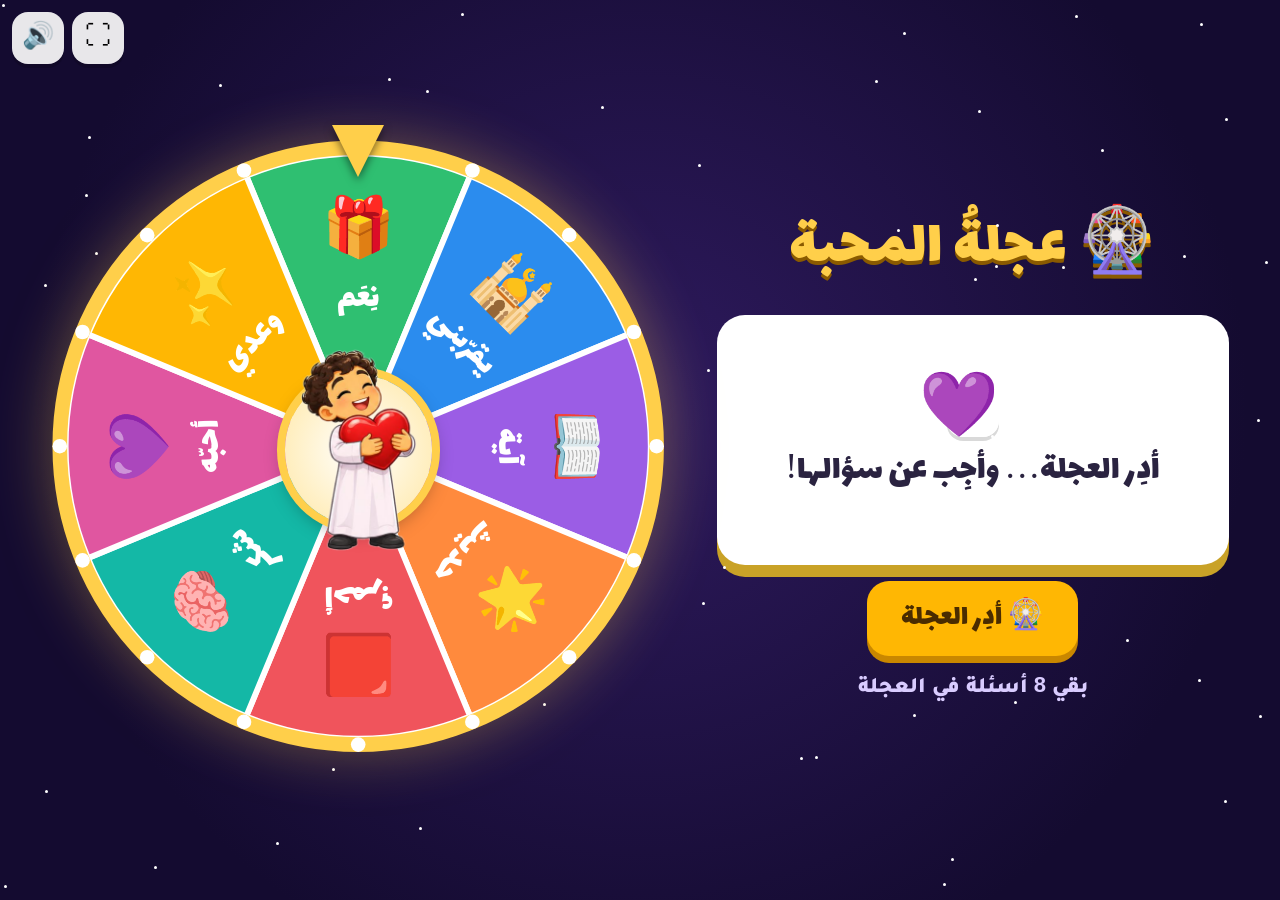
<file: hubb/ajala/index.html>
<!doctype html>
<html lang="ar" dir="rtl">
<head>
<meta charset="utf-8">
<meta name="viewport" content="width=device-width, initial-scale=1">
<title>عجلة المحبة – أحب الله تعالى</title>
<link rel="stylesheet" href="../common.css">
<style>
body{background:radial-gradient(circle at 50% 45%,#2e1a5e,#140b30 75%);color:#fff;overflow:hidden}
.stars{position:fixed;inset:0;pointer-events:none}
.stars i{position:absolute;width:3px;height:3px;background:#fff;border-radius:50%;animation:tw 2s infinite}
@keyframes tw{50%{opacity:.2}}
.layout{display:flex;align-items:center;justify-content:center;gap:4vw;width:100%;height:100%}
.wheelBox{position:relative;width:min(78vh,48vw);aspect-ratio:1}
#wheel{width:100%;height:100%;transition:transform 5.2s cubic-bezier(.12,.75,.12,1);filter:drop-shadow(0 0 30px rgba(255,207,74,.35))}
.pointer{position:absolute;top:-14px;left:50%;transform:translateX(-50%);width:0;height:0;border-left:26px solid transparent;border-right:26px solid transparent;border-top:52px solid #ffcf4a;filter:drop-shadow(0 4px 4px rgba(0,0,0,.5));z-index:3}
.hub{position:absolute;inset:38%;border-radius:50%;background:radial-gradient(#fff,#ffe7a3);display:flex;align-items:center;justify-content:center;box-shadow:0 0 0 8px #ffcf4a,0 6px 20px rgba(0,0,0,.4);cursor:pointer;z-index:2}
.hub img{width:80%}
.side{width:min(560px,40vw);display:flex;flex-direction:column;align-items:center;gap:16px}
.side h1{font-size:64px;color:#ffcf4a;text-shadow:0 4px 0 #8a5a00}
.qcard{width:100%;min-height:250px;background:#fff;color:#2a2340;border-radius:28px;padding:22px 26px;text-align:center;display:flex;flex-direction:column;align-items:center;justify-content:center;gap:10px;box-shadow:0 12px 0 #c9a227}
.qcard .ic{font-size:64px;line-height:1}
.qcard .q{font-family:'Lalezar';font-size:36px;line-height:1.35}
.qcard .a{font-size:24px;font-weight:900;color:#0f6b3a;background:#eafbef;border-radius:16px;padding:8px 14px;display:none}
.qcard .a.on{display:block;animation:pop .4s}
.row{display:flex;gap:14px;flex-wrap:wrap;justify-content:center}
.left{font-size:22px;font-weight:900;color:#d9ccff}
</style>
</head>
<body>
<div class="stars" id="stars"></div>
<div class="layout">
  <div class="side">
    <h1>🎡 عجلةُ المحبة</h1>
    <div class="qcard" id="card"><div class="ic">💜</div><div class="q" id="q">أدِر العجلة… وأجِب عن سؤالها!</div><div class="a" id="a"></div></div>
    <div class="row"><button class="btn3d gold" id="spinBtn">🎡 أدِر العجلة</button><button class="btn3d green" id="ansBtn" style="display:none">👀 الإجابة</button></div>
    <div class="left" id="left"></div>
  </div>
  <div class="wheelBox"><div class="pointer"></div><svg id="wheel" viewBox="-210 -210 420 420"></svg><div class="hub" id="hub"><img src="../img/st6.png" alt=""></div></div>
</div>

<script src="../common.js"></script>
<script>
T.topbar();
(function(){ var s=T.$('#stars'); for(var i=0;i<70;i++){ var e=document.createElement('i'); e.style.left=Math.random()*100+'%'; e.style.top=Math.random()*100+'%'; e.style.animationDelay=Math.random()*2+'s'; s.appendChild(e);} })();
var Q=[
 {ic:'🎁',l:'نِعَم',c:'#2fbf71',q:'عدِّد نعمتين من نعم الله عليك.',a:'مثل: العقل – الصحة – الرزق – التوفيق – الأسرة – الماء.'},
 {ic:'🕌',l:'يقرّبني',c:'#2b8cee',q:'اذكر عملًا يقرّبك من الله تعالى.',a:'المحافظة على الصلاة – تلاوة القرآن – الذكر والدعاء – فعل الخير للناس.'},
 {ic:'📖',l:'آية',c:'#9b5de5',q:'أكمل الآية: ﴿وَالَّذِينَ آمَنُوا ...﴾',a:'﴿وَالَّذِينَ آمَنُوا أَشَدُّ حُبًّا لِلَّهِ﴾'},
 {ic:'🌟',l:'حديث',c:'#ff8a3d',q:'ماذا قال النبي ﷺ للرجل الذي أعدّ حبّ الله ورسوله؟',a:'«فإنّك مع من أحببت».'},
 {ic:'🟥',l:'أحمر؟',c:'#f0545c',q:'أخضر أم أحمر؟ ولدٌ يكذب على أمه.',a:'🟥 لا يقرّبه من الله؛ لأن الله لا يحب الكذب.'},
 {ic:'🧠',l:'شكر',c:'#14b8a6',q:'كيف تشكر الله على نعمة العقل؟',a:'أستعمله في التعلم والخير، وأقول: الحمد لله.'},
 {ic:'💜',l:'أحبّه',c:'#e056a0',q:'أكمل: أُحبُّ الله تعالى لأنه…',a:'خلقني في أحسن صورة – يرزقني – يشفيني – يوفقني إلى كل خير.'},
 {ic:'✨',l:'وعدي',c:'#ffb703',q:'ما العمل الذي ستفعله هذا الأسبوع لتتقرّب إلى الله؟',a:'إجابات التلاميذ: أصلي في وقتها – أقرأ سورة – أساعد جارنا…'}
];
var N=Q.length, used=[], angle=0, spinning=false, cur=-1;
function draw(){
  var svg=T.$('#wheel'), h='', R=200, step=360/N;
  Q.forEach(function(s,i){
    var a0=(i*step-90-step/2)*Math.PI/180, a1=((i+1)*step-90-step/2)*Math.PI/180;
    var x0=R*Math.cos(a0),y0=R*Math.sin(a0),x1=R*Math.cos(a1),y1=R*Math.sin(a1);
    var dim=used.indexOf(i)>-1;
    h+='<path d="M0 0 L'+x0+' '+y0+' A'+R+' '+R+' 0 0 1 '+x1+' '+y1+'Z" fill="'+s.c+'" opacity="'+(dim?.35:1)+'" stroke="#fff" stroke-width="4"/>';
    var mid=(i*step-90)*Math.PI/180, tx=130*Math.cos(mid), ty=130*Math.sin(mid);
    h+='<g transform="translate('+tx+' '+ty+') rotate('+(i*step)+')"><text text-anchor="middle" y="-6" font-size="40">'+s.ic+'</text><text text-anchor="middle" y="34" font-size="24" font-family="Lalezar,Tajawal" fill="#fff">'+s.l+'</text></g>';
  });
  h+='<circle r="204" fill="none" stroke="#ffcf4a" stroke-width="10"/>';
  for(var i=0;i<N*2;i++){ var t=i*360/(N*2)*Math.PI/180; h+='<circle cx="'+(204*Math.cos(t))+'" cy="'+(204*Math.sin(t))+'" r="5" fill="#fff"/>'; }
  svg.innerHTML=h;
  T.$('#left').textContent=used.length<N?('بقي '+(N-used.length)+' أسئلة في العجلة'):'انتهت الأسئلة كلها! 🎉';
}
function spin(){
  if(spinning) return; var free=[]; for(var i=0;i<N;i++) if(used.indexOf(i)<0) free.push(i);
  if(!free.length){ T.confetti(200); T.play('fanfare'); return; }
  spinning=true; T.$('#ansBtn').style.display='none'; T.$('#a').classList.remove('on');
  var pick=free[Math.floor(Math.random()*free.length)], step=360/N;
  var target=360-pick*step; var base=angle-(angle%360);
  angle=base+360*6+target+(Math.random()*step*.5-step*.25);
  T.$('#wheel').style.transform='rotate('+angle+'deg)';
  var ticks=0, iv=setInterval(function(){ T.play('tick'); if(++ticks>34) clearInterval(iv); },140);
  setTimeout(function(){
    spinning=false; cur=pick; used.push(pick); var s=Q[pick];
    T.$('#card').querySelector('.ic').textContent=s.ic; T.$('#q').textContent=s.q; T.$('#a').textContent=s.a;
    T.restart(T.$('#card'),'pop'); T.play('correct'); T.say(s.q); T.$('#ansBtn').style.display=''; draw();
    if(used.length===N) T.$('#spinBtn').textContent='🎉 أحسنتم';
  },5300);
}
T.$('#spinBtn').onclick=spin; T.$('#hub').onclick=spin;
T.$('#ansBtn').onclick=function(){ T.$('#a').classList.add('on'); T.play('grow'); if(used.length===N){ T.confetti(220); T.play('fanfare'); } };
draw();
</script>
</body>
</html>
</file>
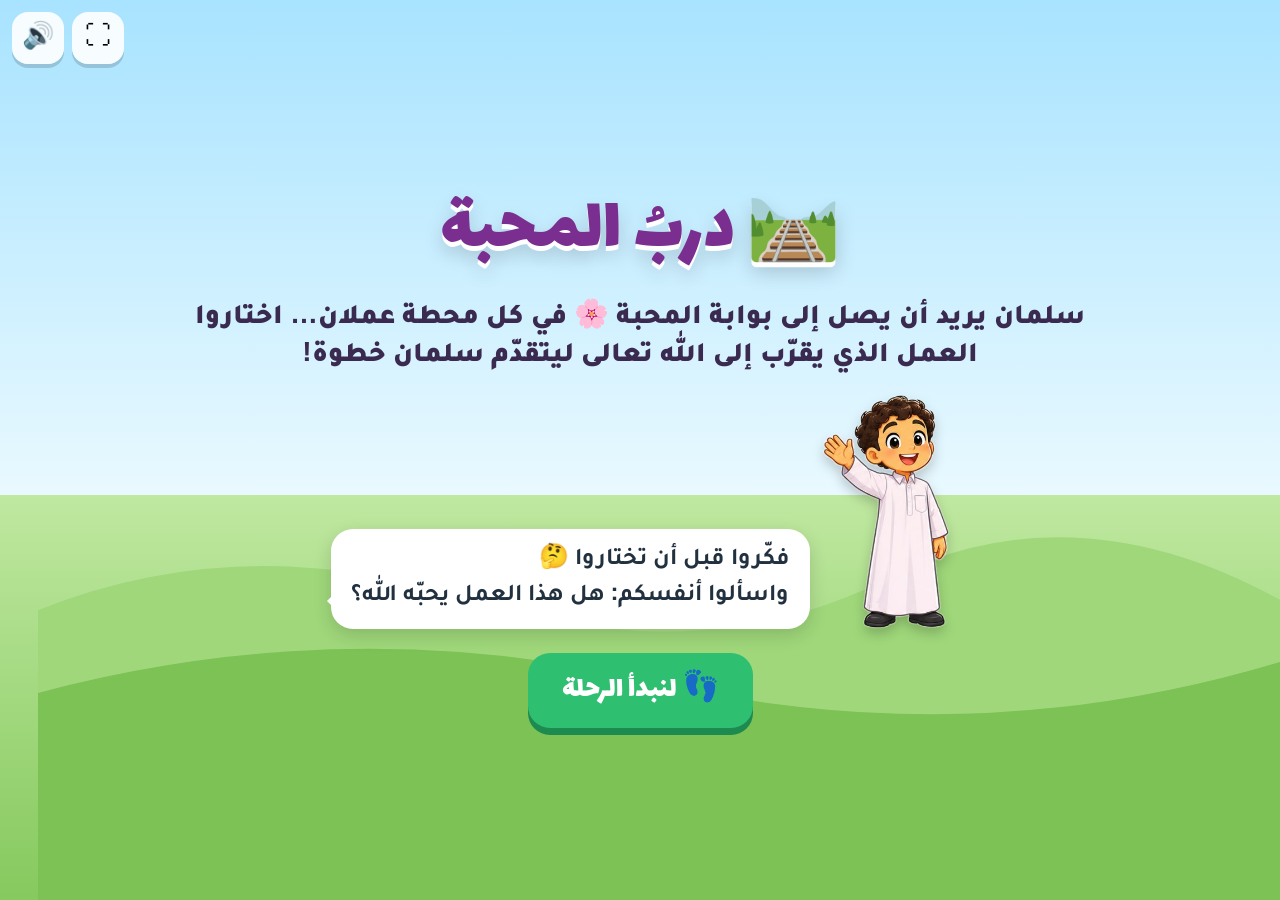
<file: hubb/darb/index.html>
<!doctype html>
<html lang="ar" dir="rtl">
<head>
<meta charset="utf-8">
<meta name="viewport" content="width=device-width, initial-scale=1">
<title>درب المحبة – أحب الله تعالى</title>
<link rel="stylesheet" href="../common.css">
<style>
body{background:linear-gradient(#a8e3ff,#e9f9ff 55%,#bfe8a0 55%,#86c95e);overflow:hidden}
.hills{position:fixed;left:0;right:0;bottom:0;height:46%;pointer-events:none}
#intro .title{font-size:76px;color:#7a2e8f;text-shadow:0 5px 0 #fff,0 10px 20px rgba(0,0,0,.18)}
#intro .sub{font-size:28px;font-weight:900;color:#3a2a4f;margin:6px 0 20px;text-align:center;max-width:900px}
/* الطريق */
.track{position:fixed;left:2vw;right:2vw;top:12px;height:120px;z-index:5}
.track svg{width:100%;height:100%}
.walker{position:absolute;top:-6px;width:70px;transition:right 1.1s cubic-bezier(.4,1.3,.5,1);transform:translateX(50%)}
.walker img{width:100%;filter:drop-shadow(0 4px 4px rgba(0,0,0,.25))}
.gate{position:absolute;left:0;top:2px;font-size:62px}
.heartsBar{position:absolute;left:84px;top:84px;font-size:22px;letter-spacing:2px}
#play{justify-content:flex-start;padding-top:150px}
.station{font-family:'Lalezar';font-size:34px;color:#3a2a4f;background:rgba(255,255,255,.85);border-radius:20px;padding:4px 22px;margin-bottom:12px}
.pair{display:flex;gap:28px;align-items:stretch;justify-content:center;width:min(1100px,96vw)}
.opt{flex:1;max-width:470px;background:#fff;border-radius:24px;padding:12px;cursor:pointer;box-shadow:0 8px 0 #c9b6dd,0 14px 28px rgba(0,0,0,.15);transition:transform .2s;position:relative;display:flex;flex-direction:column;align-items:center}
.opt:hover{transform:translateY(-6px) rotate(-.5deg)}
.opt .pic{width:100%;aspect-ratio:1.25;border-radius:16px;overflow:hidden;background:#f3ecfb;display:flex;align-items:center;justify-content:center;font-size:110px}
.opt .pic img{width:100%;height:100%;object-fit:cover}
.opt p{font-family:'Lalezar';font-size:30px;color:#2a2340;text-align:center;margin-top:8px;line-height:1.25}
.opt.ok{box-shadow:0 8px 0 #1d8a4f,0 0 0 6px #2fbf71}
.opt.no{box-shadow:0 8px 0 #b9343b,0 0 0 6px #f0545c;animation:shake .5s}
.opt .badge{position:absolute;top:-18px;left:-14px;font-size:52px;animation:pop .5s}
.or{align-self:center;font-family:'Lalezar';font-size:40px;color:#7a2e8f;background:#fff;border-radius:50%;width:72px;height:72px;display:flex;align-items:center;justify-content:center;flex:none;box-shadow:0 5px 0 #c9b6dd}
.say{display:flex;align-items:flex-end;gap:10px;margin-top:14px;min-height:96px}
.say img{width:80px}
.say .bubble{font-size:23px;opacity:0;transition:opacity .3s}
.say .bubble.on{opacity:1}
#nextBtn{display:none}
#end .cert h1{color:#7a2e8f}
.hadith{font-size:24px;line-height:1.8;background:#f6efff;border-radius:18px;padding:10px 18px;margin:10px 0}
</style>
</head>
<body>
<svg class="hills" viewBox="0 0 1200 400" preserveAspectRatio="none"><path d="M0 120 Q200 40 420 110 T820 90 T1200 110 V400 H0Z" fill="#9fd77a"/><path d="M0 200 Q300 120 600 190 T1200 170 V400 H0Z" fill="#7cc255"/></svg>

<section class="screen on" id="intro">
  <h1 class="title">🛤️ دربُ المحبة</h1>
  <p class="sub">سلمان يريد أن يصل إلى بوابة المحبة 🌸 في كل محطة عملان… اختاروا العمل الذي يقرّب إلى الله تعالى ليتقدّم سلمان خطوة!</p>
  <div class="mascot"><img src="../img/st5.png" alt="سلمان"><div class="bubble">فكّروا قبل أن تختاروا 🤔<br>واسألوا أنفسكم: <b>هل هذا العمل يحبّه الله؟</b></div></div>
  <button class="btn3d green" style="margin-top:24px" id="startBtn">👣 لنبدأ الرحلة</button>
</section>

<div class="track" id="track" style="display:none">
  <svg viewBox="0 0 1000 120" preserveAspectRatio="none"><path d="M10 80 C150 40 250 110 400 70 S650 40 800 80 S950 60 990 70" stroke="#e8c98f" stroke-width="30" fill="none" stroke-linecap="round"/><path d="M10 80 C150 40 250 110 400 70 S650 40 800 80 S950 60 990 70" stroke="#fff" stroke-width="3" stroke-dasharray="14 14" fill="none"/></svg>
  <div class="gate">🌸🚪🌸</div>
  <div class="heartsBar" id="hearts"></div>
  <div class="walker" id="walker" style="right:0"><img src="../img/st5.png" alt=""></div>
</div>

<section class="screen" id="play">
  <div class="station" id="stTitle"></div>
  <div class="pair" id="pair"></div>
  <div class="say"><img src="../img/st6.png" alt=""><div class="bubble" id="why"></div><button class="btn3d blue" id="nextBtn">المحطة التالية ⬅</button></div>
</section>

<section class="screen" id="end">
  <div class="cert">
    <img class="medal" src="../img/st6.png" alt="" style="width:130px">
    <h1>وصل سلمان إلى بوابة المحبة! 🌸</h1>
    <p id="endTxt"></p>
    <div class="hadith">قال رجلٌ للنبي ﷺ: أعددتُ للساعة <b>حبَّ الله ورسوله</b>،<br>فقال ﷺ: <b>«فإنّك مع من أحببت»</b></div>
    <p style="font-size:22px;color:#6b5a80">﴿وَالَّذِينَ آمَنُوا أَشَدُّ حُبًّا لِلَّهِ﴾</p>
    <button class="btn3d blue" onclick="location.reload()" style="margin-top:8px">↺ رحلة جديدة</button>
  </div>
</section>

<script src="../common.js"></script>
<script>
T.topbar();
var ST=[
 {a:{img:'d1',t:'يحافظ على صلاته في وقتها'},b:{img:'d5',t:'يلعب ويؤخّر الصلاة حين يناديه أبوه'},w:'الصلاة في وقتها من أحبّ الأعمال إلى الله، أمّا تأخيرها للّعب فلا يقرّب منه.'},
 {a:{img:'d6',t:'يدير ظهره لأمه ولا يساعدها'},b:{img:'d3',t:'تدعو الله وتذكره'},w:'الدعاء والذكر يقرّباننا من الله، وعقوق الأم لا يحبه الله.'},
 {a:{img:'d2',t:'تتلو القرآن الكريم'},b:{img:'d8',t:'يسخران من زميلهما'},w:'القرآن كلام الله، وتلاوته تقرّبنا منه، والسخرية تؤذي الناس ولا يحبها الله.'},
 {a:{img:'d7',t:'يرمي العلبة في الشارع'},b:{img:'d4',t:'ينظّفون الشاطئ للناس جميعًا'},w:'فعل الخير للناس جميعًا يحبه الله، ورمي النفايات يؤذيهم.'},
 {a:{e:'🪙',t:'يتصدّق من مصروفه على محتاج'},b:{e:'🤥',t:'يكذب على معلّمه'},w:'الصدقة تقرّب إلى الله، والكذب لا يحبه الله.'},
 {a:{e:'🍽️',t:'يأكل دون أن يقول: بسم الله'},b:{e:'🤲',t:'يقول: الحمد لله بعد الطعام'},w:'حمد الله على النعمة شكرٌ له يقرّبنا منه، ونبدأ طعامنا ببسم الله.'}
];
ST.length = 4; // أربع محطات تناسب وقت الحصة
// الصحيح في كل محطة
var GOOD=['a','b','a','b','a','b'];
var k=0,score=0,tries=0,busy=false,order=[];
function start(){ order=ST.map(function(s,i){return i}); k=0; score=0; T.$('#track').style.display=''; T.show('play'); hearts(); load(); }
function hearts(){ var s=''; for(var i=0;i<ST.length;i++) s+= i<k?'💜':'🤍'; T.$('#hearts').textContent=s; }
function walkTo(){ T.$('#walker').style.right=(k/ST.length*88)+'%'; }
function card(o,side){
  var d=document.createElement('div'); d.className='opt'; d.dataset.side=side;
  d.innerHTML='<div class="pic">'+(o.img?'<img src="../img/'+o.img+'.jpg" alt="">':o.e)+'</div><p>'+o.t+'</p>';
  d.onclick=function(){ choose(d); };
  return d;
}
function load(){
  busy=false; tries=0; var s=ST[k], p=T.$('#pair'); p.innerHTML='';
  T.$('#stTitle').textContent='المحطة '+(k+1)+' من '+ST.length+' 🚩';
  p.appendChild(card(s.a,'a')); var or=document.createElement('div'); or.className='or'; or.textContent='أم'; p.appendChild(or); p.appendChild(card(s.b,'b'));
  T.$('#why').classList.remove('on'); T.$('#nextBtn').style.display='none';
  T.restart(p,'pop'); T.play('whoosh'); walkTo();
}
function choose(d){
  if(busy) return; var s=ST[k];
  if(d.dataset.side===GOOD[k]){
    busy=true; if(tries===0) score++; d.classList.add('ok'); d.insertAdjacentHTML('beforeend','<div class="badge">💚</div>');
    T.play('correct'); T.confetti(50);
    T.$('#why').innerHTML='<b>أحسنتم!</b> '+s.w; T.$('#why').classList.add('on'); T.say(s.w);
    T.$('#nextBtn').style.display='inline-block'; T.$('#nextBtn').textContent=k<ST.length-1?'المحطة التالية ⬅':'🌸 إلى البوابة';
    k++; hearts(); setTimeout(walkTo,300); T.play('grow');
  }else{
    tries++; d.classList.remove('no'); void d.offsetWidth; d.classList.add('no'); T.play('wrong');
    T.$('#why').innerHTML='🤔 هل هذا العمل يحبه الله؟ فكّروا في العمل الآخر.'; T.$('#why').classList.add('on');
  }
}
function next(){ if(k<ST.length) load(); else end(); }
function end(){ T.show('end'); T.play('fanfare'); T.confetti(240); T.$('#endTxt').textContent='اخترتم '+score+' من '+ST.length+' أعمال صحيحة من المحاولة الأولى 💜'; }
T.$('#startBtn').onclick=start; T.$('#nextBtn').onclick=next;
document.addEventListener('keydown',function(e){ if(e.key==='Enter'&&T.$('#nextBtn').style.display!=='none') next(); });
</script>
</body>
</html>
</file>
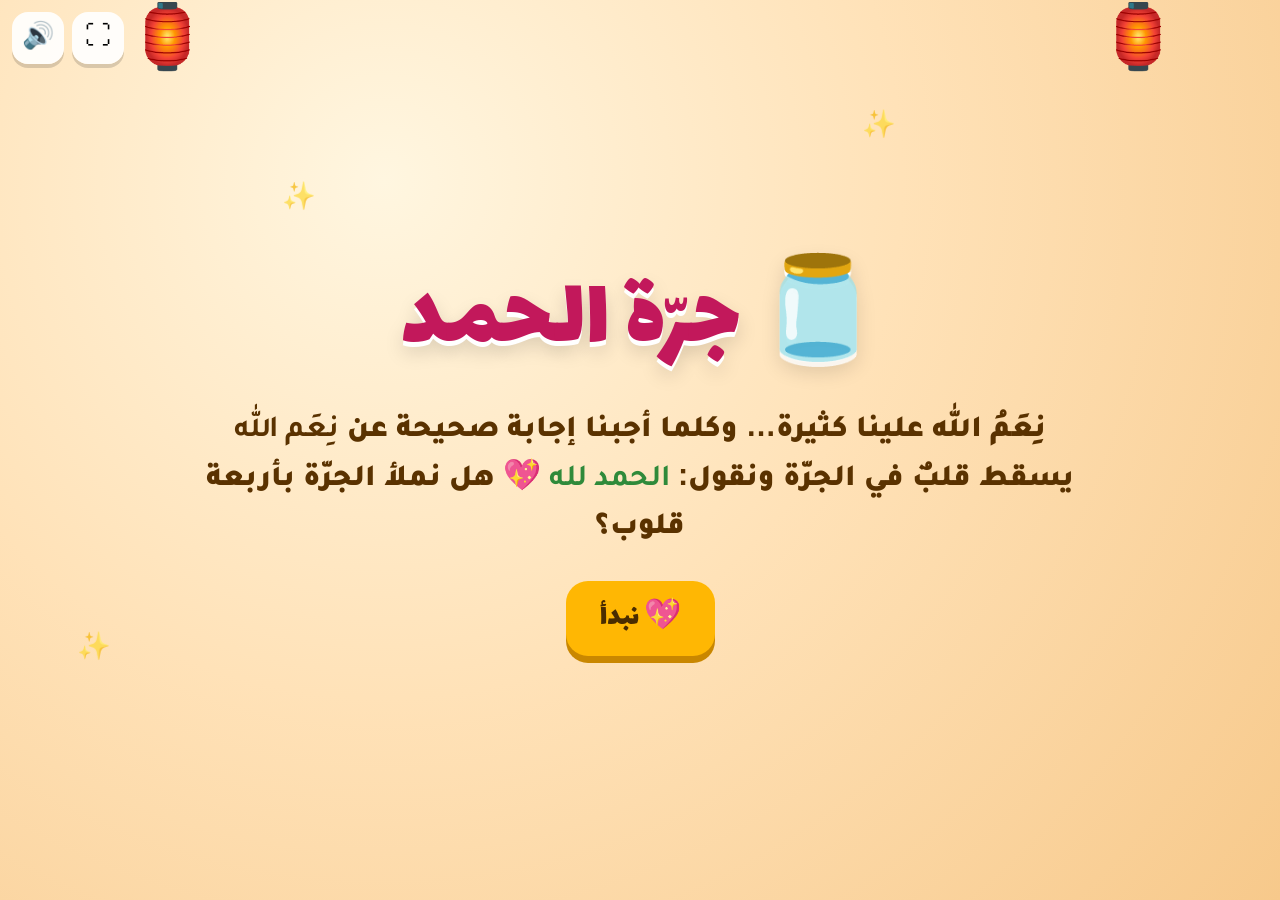
<file: hubb/jarra/index.html>
<!doctype html>
<html lang="ar" dir="rtl">
<head>
<meta charset="utf-8">
<meta name="viewport" content="width=device-width, initial-scale=1">
<title>جرّة الحمد – أحب الله تعالى</title>
<link rel="stylesheet" href="../common.css">
<style>
body{background:radial-gradient(circle at 30% 20%,#fff6e0,#ffe2b8 45%,#f7c98b);overflow:hidden}
.lantern{position:fixed;top:0;font-size:7vh;transform-origin:50% 0;animation:swing 3.4s ease-in-out infinite}
@keyframes swing{0%,100%{transform:rotate(-6deg)}50%{transform:rotate(6deg)}}
.sparkle{position:fixed;font-size:3vh;opacity:.7;animation:tw 2.4s ease-in-out infinite}
@keyframes tw{50%{opacity:.15;transform:scale(.7)}}
#play{flex-direction:row;gap:4vw;padding:0 4vw}
/* الجرّة */
.jarWrap{position:relative;width:min(44vh,34vw);flex:none}
.jarWrap svg{width:100%;overflow:visible}
.jarWrap .label{position:absolute;left:0;right:0;bottom:7%;text-align:center;font-family:'Lalezar';font-size:3.6vh;color:#8a5a00;text-shadow:0 2px 0 #fff}
.heart{position:absolute;font-size:7vh;transform:translate(-50%,-50%);filter:drop-shadow(0 3px 3px rgba(0,0,0,.2))}
.heart.land{animation:pop .5s cubic-bezier(.2,1.6,.4,1)}
.jarWrap.full svg .glass{filter:drop-shadow(0 0 22px #ffd23f) drop-shadow(0 0 40px #ff8fab)}
.flyer{position:fixed;font-size:7vh;z-index:40;pointer-events:none}
.counter{text-align:center;font-family:'Lalezar';font-size:4vh;color:#c2185b;margin-top:1vh}
/* السؤال */
.qcard{background:#fff;border-radius:30px;padding:2.6vh 2.6vw;width:min(760px,50vw);box-shadow:0 10px 0 #f0b77a,0 20px 44px rgba(0,0,0,.18);text-align:center;position:relative}
.qcard .top{display:flex;justify-content:space-between;align-items:center;font-family:'Lalezar';font-size:2.8vh;color:#c2185b}
.qtext{font-size:4vh;font-weight:900;line-height:1.5;margin:2vh 0}
.opts{display:flex;flex-direction:column;gap:1.4vh}
.opts.tf{flex-direction:row;justify-content:center;gap:2vw}
.opt{font-family:'Lalezar';font-size:3.6vh;padding:1.2vh 2vw;border-radius:20px;background:#fff7ec;color:#22313f;box-shadow:0 6px 0 #f0c89a,0 0 0 3px #f0c89a inset;transition:transform .15s}
.opt:hover{transform:translateY(-4px)}
.opts.tf .opt{min-width:14vw;color:#fff}
.opt.t{background:#2fbf71;box-shadow:0 7px 0 #1d8a4f}.opt.f{background:#f0545c;box-shadow:0 7px 0 #b9343b}
.opt.ok{outline:6px solid #ffd23f}
.opt.no{opacity:.45;animation:shake .5s}
.why{min-height:5vh;margin-top:1.6vh;font-size:2.7vh;font-weight:700;color:#8a5a00;opacity:0;transition:opacity .3s;line-height:1.6}
.why.on{opacity:1}
.hamd{position:absolute;top:-6vh;left:50%;transform:translateX(-50%);font-family:'Lalezar';font-size:5vh;color:#2f8a3a;background:#fff;border-radius:20px;padding:0 20px;box-shadow:0 6px 14px rgba(0,0,0,.15);opacity:0;white-space:nowrap}
.hamd.go{animation:hamd 1.6s ease-out}
@keyframes hamd{0%{opacity:0;transform:translate(-50%,10px) scale(.6)}20%{opacity:1;transform:translate(-50%,0) scale(1.1)}80%{opacity:1}100%{opacity:0;transform:translate(-50%,-20px)}}
#nextBtn{display:none;margin-top:1vh}
.kid{position:fixed;right:2vw;bottom:2vh;width:16vh;animation:bob 2.6s ease-in-out infinite;filter:drop-shadow(0 6px 6px rgba(0,0,0,.2))}
#intro .title{font-size:11vh;color:#c2185b;text-shadow:0 5px 0 #fff,0 10px 20px rgba(0,0,0,.15)}
#intro .sub{font-size:3.4vh;font-weight:900;color:#5a3200;margin:1vh 0 3vh;text-align:center;max-width:900px;line-height:1.6}
#end .cert h1{color:#c2185b}
.verse{font-size:3vh;line-height:1.8;background:#fff2f6;border-radius:18px;padding:10px 18px;margin:10px 0;font-weight:700}
</style>
</head>
<body>
<div class="lantern" style="right:8vw">🏮</div><div class="lantern" style="left:10vw;animation-delay:-1.4s">🏮</div>
<div class="sparkle" style="top:20vh;left:22vw">✨</div><div class="sparkle" style="top:70vh;left:6vw;animation-delay:-.8s">✨</div><div class="sparkle" style="top:12vh;right:30vw;animation-delay:-1.6s">✨</div>

<section class="screen on" id="intro">
  <h1 class="title">🫙 جرّة الحمد</h1>
  <p class="sub">نِعَمُ الله علينا كثيرة… وكلما أجبنا إجابة صحيحة عن <b>نِعَم الله</b> يسقط قلبٌ في الجرّة ونقول: <b style="color:#2f8a3a">الحمد لله</b> 💖 هل نملأ الجرّة بأربعة قلوب؟</p>
  <button class="btn3d gold" id="startBtn">💖 نبدأ</button>
</section>

<section class="screen" id="play">
  <div>
    <div class="jarWrap" id="jar">
      <svg viewBox="0 0 300 380">
        <rect x="95" y="8" width="110" height="34" rx="10" fill="#ffb703" stroke="#c98700" stroke-width="5"/>
        <rect x="88" y="38" width="124" height="14" rx="6" fill="#e05a7a"/>
        <path class="glass" d="M100 52 C100 80 40 90 40 140 V330 Q40 370 80 370 H220 Q260 370 260 330 V140 C260 90 200 80 200 52Z" fill="rgba(220,240,255,.55)" stroke="#9cc7e6" stroke-width="7"/>
        <path d="M62 150 V320" stroke="#fff" stroke-width="10" stroke-linecap="round" opacity=".7"/>
      </svg>
      <div id="hearts"></div>
      <div class="label">الحمد لله</div>
    </div>
    <div class="counter" id="counter">💖 0 من 4</div>
  </div>
  <div class="qcard" id="qcard">
    <div class="hamd" id="hamd">الحمد لله 🤲</div>
    <div class="top"><span id="qn">السؤال 1 من 4</span><span>🫙</span></div>
    <div class="qtext" id="qt"></div>
    <div class="opts" id="opts"></div>
    <div class="why" id="why"></div>
    <button class="btn3d gold" id="nextBtn">السؤال التالي ⬅</button>
  </div>
  <img class="kid" src="../img/st5.png" alt="">
</section>

<section class="screen" id="end">
  <div class="cert">
    <h1>💖 امتلأت جرّة الحمد! 💖</h1>
    <p id="endTxt"></p>
    <div class="verse">قال الله تعالى: ﴿وَإِن تَعُدُّوا نِعْمَةَ اللَّهِ لَا تُحْصُوهَا﴾<br>العقل • الصحة • الرزق • التوفيق… فالحمد لله على نِعَمِه 🤲</div>
    <button class="btn3d blue" onclick="location.reload()" style="margin-top:8px">↺ نلعب مرة أخرى</button>
  </div>
</section>

<script src="../common.js"></script>
<script>
T.topbar();
var Q=[
 {k:'tf',q:'العقل نعمة من نعم الله تعالى.',a:1,hint:'🤔 بماذا نفكّر ونتعلّم؟ مَن وهبنا إياه؟',why:'صحيح! العقل نعمة عظيمة؛ به نفكّر ونتعلّم 🧠'},
 {k:'tf',q:'نستطيع أن نعدّ نعم الله تعالى كلها.',a:0,hint:'🤔 تذكّروا الآية: ﴿وَإِن تَعُدُّوا نِعْمَةَ اللَّهِ لَا تُحْصُوهَا﴾',why:'صحيح! نِعَم الله كثيرة لا نستطيع عدّها ﴿لَا تُحْصُوهَا﴾ ✨'},
 {k:'mcq',q:'الذي يشفيني من المرض هو:',o:['الدواء وحده','الله تعالى','الطبيب وحده'],a:1,hint:'🤔 الدواء والطبيب أسباب… فمن الشافي؟',why:'أحسنتم! الله تعالى هو الشافي، والدواء والطبيب أسباب 💚'},
 {k:'mcq',q:'أيّ هذه ليست من نعم الله في درسنا؟',o:['الرزق','الصحة','الكسل'],a:2,hint:'🤔 أيّها لا ينفعنا؟',why:'رائع! الكسل ليس نعمة، أمّا الرزق والصحة فمن نِعَم الله 🎁'}
];
var SLOTS=[[33,68],[67,68],[50,50],[50,32]];
var k=0,score=0,tries=0,busy=false;
function start(){ k=0; score=0; T.$('#hearts').innerHTML=''; T.$('#jar').classList.remove('full'); T.show('play'); load(); }
function load(){
  busy=false; tries=0; var q=Q[k], o=T.$('#opts'); o.innerHTML=''; o.className='opts'+(q.k==='tf'?' tf':'');
  T.$('#qn').textContent='السؤال '+(k+1)+' من '+Q.length; T.$('#counter').textContent='💖 '+k+' من '+Q.length;
  T.$('#qt').textContent=q.q; T.$('#why').classList.remove('on'); T.$('#nextBtn').style.display='none';
  var list = q.k==='tf' ? [['✔ صح',1,'t'],['✖ خطأ',0,'f']] : q.o.map(function(t,i){return [t,i,''];});
  list.forEach(function(it){ var b=document.createElement('button'); b.className='opt '+it[2]; b.textContent=it[0]; b.onclick=function(){ pick(b,it[1]); }; o.appendChild(b); });
  T.restart(T.$('#qcard'),'pop'); T.play('whoosh');
}
function pick(b,v){
  if(busy) return; var q=Q[k], w=T.$('#why');
  if(v===q.a){
    busy=true; if(tries===0) score++; b.classList.add('ok'); T.play('correct');
    w.textContent=q.why; w.classList.add('on'); T.restart(T.$('#hamd'),'go');
    fly(b,k); k++;
    setTimeout(function(){ T.$('#nextBtn').style.display='inline-block'; T.$('#nextBtn').textContent=k<Q.length?'السؤال التالي ⬅':'💖 شاهدوا الجرّة'; },1300);
  }else{
    tries++; b.classList.add('no'); T.play('wrong'); w.textContent=q.hint; w.classList.add('on');
  }
}
function fly(from,i){
  var jar=T.$('#jar'), jr=jar.getBoundingClientRect(), fr=from.getBoundingClientRect();
  var tx=jr.left+jr.width*SLOTS[i][0]/100, ty=jr.top+jr.height*SLOTS[i][1]/100;
  var f=document.createElement('div'); f.className='flyer'; f.textContent='💖'; document.body.appendChild(f);
  var sx=fr.left+fr.width/2, sy=fr.top;
  var anim=f.animate([
    {transform:'translate('+(sx-30)+'px,'+(sy-30)+'px) scale(.6)'},
    {transform:'translate('+((sx+tx)/2-30)+'px,'+(Math.min(sy,ty)-160)+'px) scale(1.3) rotate(-20deg)'},
    {transform:'translate('+(tx-30)+'px,'+(ty-30)+'px) scale(1)'}
  ],{duration:1000,easing:'cubic-bezier(.4,0,.3,1)'});
  anim.onfinish=function(){ f.remove();
    var h=document.createElement('div'); h.className='heart land'; h.textContent='💖'; h.style.left=SLOTS[i][0]+'%'; h.style.top=SLOTS[i][1]+'%'; T.$('#hearts').appendChild(h);
    T.play('coin'); T.confetti(40); T.$('#counter').textContent='💖 '+(i+1)+' من '+Q.length;
    if(i===Q.length-1){ jar.classList.add('full'); T.play('grow'); }
  };
}
function next(){ if(k<Q.length) load(); else end(); }
function end(){ T.show('end'); T.play('fanfare'); T.confetti(240); T.$('#endTxt').textContent='ملأنا الجرّة بـ '+Q.length+' قلوب، وأجبنا '+score+' إجابات صحيحة من المحاولة الأولى 🫙'; }
T.$('#startBtn').onclick=start; T.$('#nextBtn').onclick=next;
document.addEventListener('keydown',function(e){ if(e.key==='Enter'&&T.$('#nextBtn').style.display!=='none') next(); });
window.__game={Q:Q,pick:function(i){ var bs=document.querySelectorAll('#opts .opt'); var q=Q[k]; bs[q.k==='tf'?(i?0:1):i].click(); },next:next,start:start};
</script>
</body>
</html>
</file>
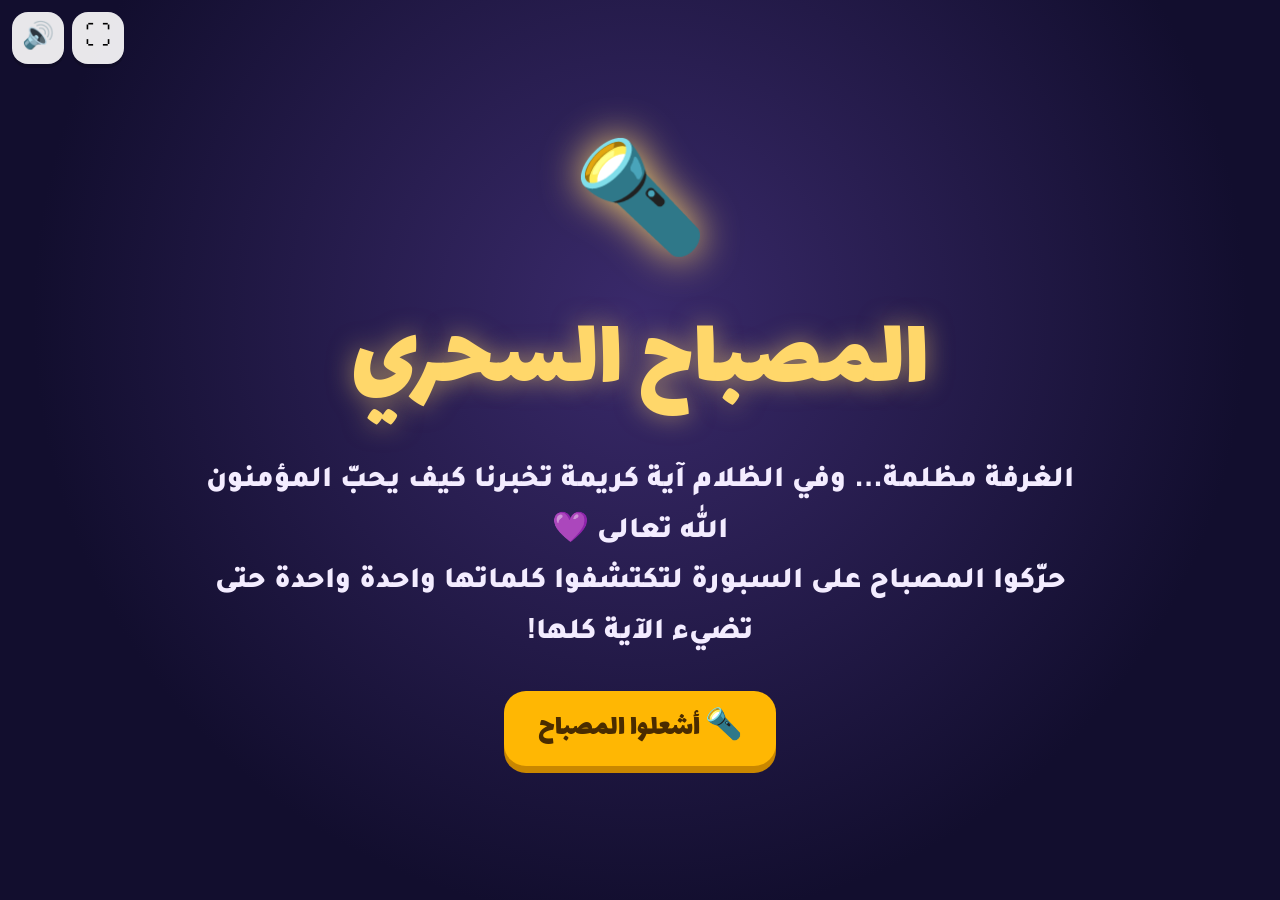
<file: hubb/misbah/index.html>
<!doctype html>
<html lang="ar" dir="rtl">
<head>
<meta charset="utf-8">
<meta name="viewport" content="width=device-width, initial-scale=1">
<title>المصباح السحري – أحب الله تعالى</title>
<link rel="stylesheet" href="../common.css">
<style>
@font-face{font-family:'Amiri';font-weight:700;src:url(../fonts/amiri-700.woff2) format('woff2');font-display:swap}
html,body{background:#0b1030;overflow:hidden;touch-action:none}
#stage{position:fixed;inset:0;background:radial-gradient(circle at 50% 30%,#3a2a6b,#1a1440 60%,#0b0a22);display:flex;flex-direction:column;align-items:center;justify-content:center}
.moon{position:absolute;top:6vh;right:8vw;font-size:9vh}
.mosque{position:absolute;bottom:0;left:0;right:0;height:26vh;opacity:.55}
.label{font-family:'Tajawal';font-weight:900;color:#ffe9a8;font-size:3.6vh;margin-bottom:3vh;opacity:0;transition:opacity 1s}
.label.on{opacity:1}
.verse{display:flex;flex-direction:row;gap:2.2vw;align-items:center;direction:rtl;padding:3vh 3vw;border-radius:30px}
.br{font-family:'Amiri';font-size:10vh;color:#ffd76a}
.w{font-family:'Amiri','Traditional Arabic',serif;font-weight:700;font-size:10vh;color:#fff4d6;padding:0 .6vw;border-radius:18px;transition:color .6s,text-shadow .6s,transform .6s;line-height:1.6}
.w.lit{color:#ffd76a;text-shadow:0 0 18px #ffd76a,0 0 40px #ff9ec7;transform:scale(1.06)}
.verse.done .w{color:#fff;text-shadow:0 0 24px #ffd76a,0 0 60px #ff9ec7}
.src{font-family:'Tajawal';font-weight:700;color:#cbbcf0;font-size:2.6vh;margin-top:1vh;opacity:0;transition:opacity 1s}
.src.on{opacity:1}
.meaning{margin-top:2.4vh;background:rgba(255,255,255,.95);color:#5e2e8f;border-radius:22px;padding:1.4vh 2.6vw;font-family:'Tajawal';font-weight:900;font-size:3.2vh;text-align:center;opacity:0;transform:translateY(20px);transition:all .8s;max-width:88vw}
.meaning.on{opacity:1;transform:none}
#again{margin-top:2vh;opacity:0;pointer-events:none;transition:opacity .8s}
#again.on{opacity:1;pointer-events:auto}
canvas#dark{position:fixed;inset:0;z-index:20;pointer-events:none}
.hud{position:fixed;top:14px;right:16px;z-index:30;font-family:'Lalezar';font-size:3.4vh;color:#ffe9a8;background:rgba(0,0,0,.35);border-radius:16px;padding:4px 16px}
#intro{z-index:40;background:radial-gradient(circle at 50% 35%,#3a2a6b,#120e2e 70%)}
#intro .title{font-size:11vh;color:#ffd76a;text-shadow:0 0 26px #ffd76a88}
#intro .sub{font-size:3.3vh;font-weight:900;color:#f3ecff;margin:2vh 0 3.5vh;text-align:center;max-width:900px;line-height:1.7}
.torch{font-size:12vh;animation:bob 2.4s ease-in-out infinite;filter:drop-shadow(0 0 20px #ffd76a)}
.hint{position:fixed;bottom:4vh;left:0;right:0;text-align:center;z-index:30;font-family:'Tajawal';font-weight:900;font-size:2.8vh;color:#ffe9a8;transition:opacity .6s}
</style>
</head>
<body>
<section class="screen on" id="intro">
  <div class="torch">🔦</div>
  <h1 class="title">المصباح السحري</h1>
  <p class="sub">الغرفة مظلمة… وفي الظلام آية كريمة تخبرنا كيف يحبّ المؤمنون الله تعالى 💜<br>حرّكوا المصباح على السبورة لتكتشفوا كلماتها واحدة واحدة حتى تضيء الآية كلها!</p>
  <button class="btn3d gold" id="startBtn">🔦 أشعلوا المصباح</button>
</section>

<div id="stage">
  <div class="moon">🌙</div>
  <svg class="mosque" viewBox="0 0 1200 300" preserveAspectRatio="xMidYMax slice"><g fill="#120d2c"><rect x="0" y="230" width="1200" height="70"/><path d="M420 230 V150 Q600 40 780 150 V230Z"/><rect x="300" y="90" width="34" height="140"/><path d="M296 92 L317 40 L338 92Z"/><rect x="866" y="90" width="34" height="140"/><path d="M862 92 L883 40 L904 92Z"/><circle cx="600" cy="60" r="10"/></g></svg>
  <div class="label" id="label">قال الله تعالى:</div>
  <div class="verse" id="verse">
    <span class="br">﴿</span>
    <span class="w">وَالَّذِينَ</span>
    <span class="w">آمَنُوا</span>
    <span class="w">أَشَدُّ</span>
    <span class="w">حُبًّا</span>
    <span class="w">لِلَّهِ</span>
    <span class="br">﴾</span>
  </div>
  <div class="src" id="src">(سورة البقرة: من الآية 165)</div>
  <div class="meaning" id="meaning">💜 المؤمنون يحبّون الله حبًّا كثيرًا… أكثر من أي شيء</div>
  <button class="btn3d gold" id="again" onclick="location.reload()">↺ نلعب مرة أخرى</button>
</div>
<canvas id="dark"></canvas>
<div class="hud" id="hud">✨ 0 من 5</div>
<div class="hint" id="hint">🔦 حرّك المصباح لتكتشف الكلمات</div>

<script src="../common.js"></script>
<script>
T.topbar();
var cv=T.$('#dark'), cx=cv.getContext('2d'), W=0, H=0, dpr=Math.min(2,window.devicePixelRatio||1);
var words=[].slice.call(document.querySelectorAll('.w')), lit=words.map(function(){return 0;}), litOn=words.map(function(){return false;});
var px=-999, py=-999, R=0, playing=false, done=false, fade=1, last=performance.now();
function size(){ W=innerWidth; H=innerHeight; cv.width=W*dpr; cv.height=H*dpr; cv.style.width=W+'px'; cv.style.height=H+'px'; cx.setTransform(dpr,0,0,dpr,0,0); R=Math.max(90,Math.min(W,H)*0.17); }
addEventListener('resize',size); size();
function pos(e){ var t=e.touches?e.touches[0]:e; px=t.clientX; py=t.clientY; }
['pointermove','pointerdown','touchmove','touchstart'].forEach(function(ev){ addEventListener(ev,function(e){ if(playing) pos(e); },{passive:true}); });
function rectOf(el){ var r=el.getBoundingClientRect(); return r; }
function hole(x,y,r,a){ var g=cx.createRadialGradient(x,y,r*0.25,x,y,r); g.addColorStop(0,'rgba(0,0,0,'+a+')'); g.addColorStop(1,'rgba(0,0,0,0)'); cx.fillStyle=g; cx.beginPath(); cx.arc(x,y,r,0,Math.PI*2); cx.fill(); }
function frame(now){
  var dt=Math.min(50,now-last); last=now;
  cx.globalCompositeOperation='source-over'; cx.clearRect(0,0,W,H);
  if(fade>0){
    cx.fillStyle='rgba(6,5,20,'+(0.97*fade)+')'; cx.fillRect(0,0,W,H);
    cx.globalCompositeOperation='destination-out';
    words.forEach(function(w,i){ if(litOn[i]){ var r=rectOf(w); hole(r.left+r.width/2,r.top+r.height/2,Math.max(r.width,r.height)*0.85,1); } });
    if(playing) hole(px,py,R,1);
    cx.globalCompositeOperation='source-over';
    if(playing){ cx.strokeStyle='rgba(255,215,106,.35)'; cx.lineWidth=3; cx.beginPath(); cx.arc(px,py,R*0.92,0,Math.PI*2); cx.stroke(); }
  }
  if(playing){
    words.forEach(function(w,i){
      if(litOn[i]) return; var r=rectOf(w);
      var inside = px>r.left-R*0.3 && px<r.right+R*0.3 && py>r.top-R*0.3 && py<r.bottom+R*0.3;
      lit[i] = inside ? lit[i]+dt : Math.max(0,lit[i]-dt*0.5);
      if(lit[i]>450){ litOn[i]=true; w.classList.add('lit'); T.play('coin'); count(); }
    });
  }
  if(done && fade>0) fade=Math.max(0,fade-dt/1200);
  requestAnimationFrame(frame);
}
function count(){ var n=litOn.filter(Boolean).length; T.$('#hud').textContent='✨ '+n+' من '+words.length;
  if(n===1) T.$('#hint').style.opacity=0;
  if(n===words.length) finish(); }
function finish(){
  playing=false; done=true; T.play('fanfare'); T.confetti(200);
  T.$('#verse').classList.add('done'); T.$('#label').classList.add('on'); T.$('#src').classList.add('on');
  setTimeout(function(){ T.$('#meaning').classList.add('on'); },900);
  setTimeout(function(){ T.$('#again').classList.add('on'); },1800);
}
T.$('#startBtn').onclick=function(){ T.show('none'); T.$('#intro').classList.remove('on'); playing=true; px=W*0.85; py=H*0.5; T.play('whoosh'); };
requestAnimationFrame(frame);
window.__game={lightAll:function(){ words.forEach(function(w,i){ if(!litOn[i]){ litOn[i]=true; w.classList.add('lit'); } }); count(); },
  lightOne:function(i){ litOn[i]=true; words[i].classList.add('lit'); count(); }, start:function(){ T.$('#startBtn').click(); }, move:function(x,y){px=x;py=y;} };
</script>
</body>
</html>
</file>
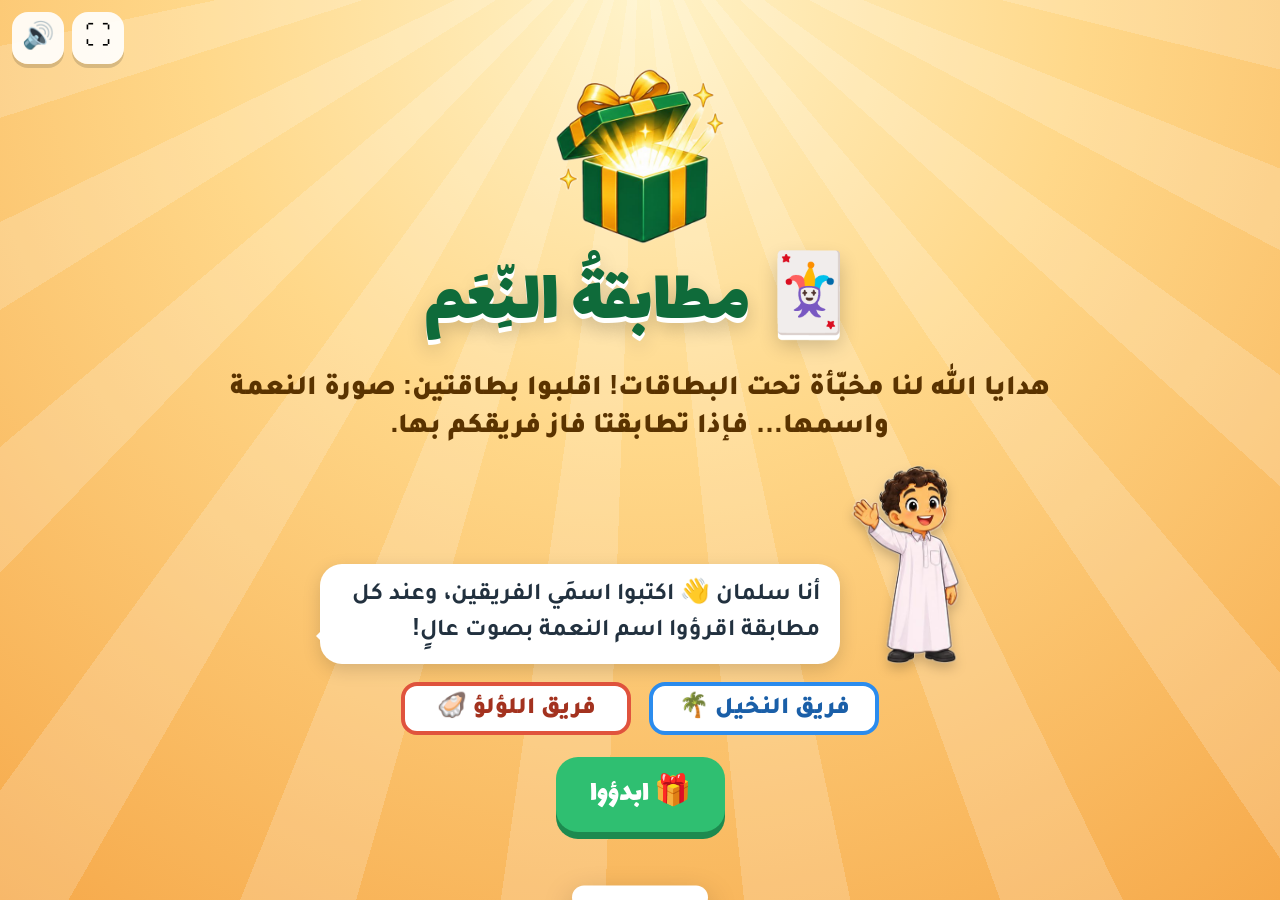
<file: hubb/niam/index.html>
<!doctype html>
<html lang="ar" dir="rtl">
<head>
<meta charset="utf-8">
<meta name="viewport" content="width=device-width, initial-scale=1">
<title>مطابقة النعم – أحب الله تعالى</title>
<link rel="stylesheet" href="../common.css">
<style>
body{background:radial-gradient(circle at 50% 0%,#fff3c9,#ffd88a 40%,#f6a94a);overflow:hidden}
body:before{content:'';position:fixed;inset:0;background:repeating-conic-gradient(from 0deg at 50% -10%,rgba(255,255,255,.18) 0 6deg,transparent 6deg 14deg);pointer-events:none}
#intro .title{font-size:76px;color:#0f6b3a;text-shadow:0 5px 0 #fff,0 10px 20px rgba(0,0,0,.2)}
#intro .sub{font-size:28px;font-weight:900;color:#5a3300;margin:6px 0 20px;text-align:center;max-width:900px}
.teams{display:flex;gap:18px;margin-top:18px}
.teams input{font-family:'Tajawal';font-size:24px;font-weight:900;text-align:center;border-radius:16px;border:4px solid;padding:8px 10px;width:230px}
#t1in{border-color:#2b8cee;color:#1a5fa8}#t2in{border-color:#e0533d;color:#a3321f}
#play{justify-content:flex-start;padding-top:12px}
.score{display:flex;gap:22px;align-items:center}
.team{display:flex;align-items:center;gap:10px;background:#fff;border-radius:22px;padding:6px 18px;font-weight:900;font-size:24px;border:4px solid transparent;transition:transform .3s,box-shadow .3s;opacity:.65}
.team b{font-family:'Lalezar';font-size:34px}
.team.on{opacity:1;transform:scale(1.08);box-shadow:0 6px 18px rgba(0,0,0,.2)}
.team.a{color:#1a5fa8}.team.a.on{border-color:#2b8cee}
.team.b{color:#a3321f}.team.b.on{border-color:#e0533d}
.turn{font-family:'Lalezar';font-size:26px;color:#5a3300}
.board{display:grid;grid-template-columns:repeat(4,1fr);gap:14px;width:min(1000px,96vw);height:calc(100vh - 150px);max-height:640px;margin-top:12px;perspective:1200px}
.c{position:relative;cursor:pointer;transform-style:preserve-3d;transition:transform .55s cubic-bezier(.3,1.3,.5,1)}
.c.flip,.c.done{transform:rotateY(180deg)}
.c .f,.c .b{position:absolute;inset:0;border-radius:20px;backface-visibility:hidden;display:flex;align-items:center;justify-content:center;overflow:hidden}
.c .f{background:linear-gradient(135deg,#127a45,#0b5a32);border:5px solid #ffcf4a;box-shadow:0 7px 0 #07401f}
.c .f img{width:58%;filter:drop-shadow(0 5px 6px rgba(0,0,0,.3))}
.c .f:after{content:'؟';position:absolute;bottom:4px;left:12px;font-family:'Lalezar';color:#ffcf4a;font-size:30px}
.c .b{transform:rotateY(180deg);background:#fff;border:5px solid #ffcf4a;box-shadow:0 7px 0 #c98f00}
.c .b img{width:100%;height:100%;object-fit:cover}
.c .b.word{flex-direction:column;background:linear-gradient(#fffdf3,#ffeec0);font-family:'Lalezar';font-size:clamp(24px,3.2vw,42px);color:#0f6b3a;text-align:center;line-height:1.2;padding:8px}
.c .b.word span{font-size:.5em;color:#8a5a00;font-family:'Tajawal';font-weight:900;margin-top:6px}
.c.done .b{border-color:#2fbf71;box-shadow:0 7px 0 #1d8a4f}
.c.done{animation:none}
.c.done .b:before{content:'✔';position:absolute;top:6px;right:10px;background:#2fbf71;color:#fff;width:34px;height:34px;border-radius:50%;display:flex;align-items:center;justify-content:center;font-size:20px;z-index:2}
.c.miss{animation:shake .5s}
.toast{position:fixed;left:50%;bottom:24px;transform:translateX(-50%) translateY(140%);background:#fff;border-radius:26px;padding:12px 26px;display:flex;align-items:center;gap:14px;box-shadow:0 12px 30px rgba(0,0,0,.25);transition:transform .45s cubic-bezier(.3,1.4,.5,1);z-index:40;max-width:94vw}
.toast.on{transform:translateX(-50%) translateY(0)}
.toast img{width:70px;border-radius:14px}
.toast div{font-family:'Lalezar';font-size:30px;color:#0f6b3a}
.toast small{display:block;font-family:'Tajawal';font-weight:900;font-size:20px;color:#5a3300}
#end .cert h1{color:#0f6b3a}
.gallery{display:grid;grid-template-columns:repeat(6,1fr);gap:8px;margin:10px 0}
.gallery div{background:#fff;border-radius:12px;overflow:hidden;font-weight:900;font-size:15px;color:#0f6b3a;animation:pop .5s both}
.gallery img{width:100%;aspect-ratio:1;object-fit:cover;display:block}
</style>
</head>
<body>
<section class="screen on" id="intro">
  <img src="../img/st2.png" alt="" style="width:170px;animation:bob 2.4s ease-in-out infinite">
  <h1 class="title">🃏 مطابقةُ النِّعَم</h1>
  <p class="sub">هدايا الله لنا مخبّأة تحت البطاقات! اقلبوا بطاقتين: صورة النعمة واسمها… فإذا تطابقتا فاز فريقكم بها.</p>
  <div class="mascot"><img src="../img/st5.png" alt="سلمان" style="width:110px"><div class="bubble">أنا سلمان 👋 اكتبوا اسمَي الفريقين، وعند كل مطابقة <b>اقرؤوا اسم النعمة بصوت عالٍ!</b></div></div>
  <div class="teams"><input id="t1in" value="فريق النخيل 🌴" maxlength="16"><input id="t2in" value="فريق اللؤلؤ 🦪" maxlength="16"></div>
  <button class="btn3d green" style="margin-top:22px" id="startBtn">🎁 ابدؤوا</button>
</section>

<section class="screen" id="play">
  <div class="score">
    <div class="team a on" id="tA"><span id="nA"></span><b id="sA">0</b></div>
    <span class="turn" id="turn">الدور على:</span>
    <div class="team b" id="tB"><span id="nB"></span><b id="sB">0</b></div>
  </div>
  <div class="board" id="board"></div>
</section>
<div class="toast" id="toast"><img id="tImg" alt=""><div><span id="tName"></span><small id="tLine"></small></div></div>

<section class="screen" id="end">
  <div class="cert">
    <img class="medal" src="../img/st6.png" alt="" style="width:120px">
    <h1>الحمدُ لله على النِّعَم 💚</h1>
    <p id="winner"></p>
    <div class="gallery" id="gal"></div>
    <p style="font-size:24px">﴿وَإِن تَعُدُّوا نِعْمَةَ اللَّهِ لَا تُحْصُوهَا﴾</p>
    <p style="font-size:22px;color:#8a5a00">🧠 تحدٍّ أخير: من يعدّد ثلاث نِعَم دون أن ينظر إلى الشاشة؟</p>
    <button class="btn3d blue" onclick="location.reload()" style="margin-top:8px">↺ العبوا من جديد</button>
  </div>
</section>

<script src="../common.js"></script>
<script>
T.topbar();
var PAIRS=[
 {k:'n1',w:'العقل',l:'خلقني في أحسن صورة، وكرّمني بالعقل.'},
 {k:'n2',w:'الصحة والشفاء',l:'يمنحني الصحة، ويشفيني من المرض.'},
 {k:'n3',w:'الرزق',l:'يرزقني كلَّ النِّعَم.'},
 {k:'n4',w:'التوفيق',l:'يوفّقني إلى كل خير.'},
 {k:'n5',w:'الأسرة',l:'أسرتي نعمةٌ من الله تعالى.'},
 {k:'n6',w:'الماء والمطر',l:'ينزل المطر فنشرب ويخضرّ الزرع.'}
];
var turn=0,sc=[0,0],open=[],lock=false,found=0,names=['',''];
function start(){
  names=[T.$('#t1in').value.trim()||'الفريق الأول',T.$('#t2in').value.trim()||'الفريق الثاني'];
  T.$('#nA').textContent=names[0]; T.$('#nB').textContent=names[1];
  var cards=[]; PAIRS.forEach(function(p,i){ cards.push({i:i,t:'img'}); cards.push({i:i,t:'word'}); });
  cards=T.shuffle(cards); var b=T.$('#board'); b.innerHTML='';
  cards.forEach(function(c,n){
    var d=document.createElement('div'); d.className='c'; d.dataset.i=c.i;
    var p=PAIRS[c.i];
    d.innerHTML='<div class="f"><img src="../img/st1.png" alt=""></div>'+(c.t==='img'?'<div class="b"><img src="../img/'+p.k+'.jpg" alt="'+p.w+'"></div>':'<div class="b word">'+p.w+'<span>نعمةٌ من الله</span></div>');
    d.onclick=function(){ pick(d); };
    d.style.animation='pop .5s '+(n*0.05)+'s both';
    b.appendChild(d);
  });
  T.show('play'); T.play('whoosh'); setTurn(0);
}
function setTurn(t){ turn=t; T.$('#tA').classList.toggle('on',t===0); T.$('#tB').classList.toggle('on',t===1); T.$('#turn').textContent='الدور على: '+names[t]; }
function pick(d){
  if(lock||d.classList.contains('flip')||d.classList.contains('done')) return;
  d.style.animation=''; d.classList.add('flip'); T.play('pop'); open.push(d);
  if(open.length<2) return;
  lock=true; var a=open[0],b=open[1];
  if(a.dataset.i===b.dataset.i){
    setTimeout(function(){
      a.classList.add('done'); b.classList.add('done'); sc[turn]++; found++;
      T.$(turn?'#sB':'#sA').textContent=sc[turn]; T.play('correct'); T.confetti(60);
      var p=PAIRS[+a.dataset.i]; toast(p); T.say(p.w+'. '+p.l);
      open=[]; lock=false;
      if(found===PAIRS.length) setTimeout(end,2200);
    },450);
  }else{
    setTimeout(function(){ a.classList.add('miss'); b.classList.add('miss'); T.play('wrong'); },500);
    setTimeout(function(){ a.classList.remove('flip','miss'); b.classList.remove('flip','miss'); open=[]; lock=false; setTurn(1-turn); },1400);
  }
}
var tt; function toast(p){ var t=T.$('#toast'); T.$('#tImg').src='../img/'+p.k+'.jpg'; T.$('#tName').textContent='🎁 '+p.w; T.$('#tLine').textContent=p.l; t.classList.add('on'); clearTimeout(tt); tt=setTimeout(function(){ t.classList.remove('on'); },2600); }
function end(){
  T.show('end'); T.play('fanfare'); T.confetti(240);
  T.$('#winner').textContent= sc[0]===sc[1]?('تعادل رائع! '+sc[0]+' – '+sc[1]+' 🤝'):('🏆 فاز '+(sc[0]>sc[1]?names[0]:names[1])+' ('+Math.max(sc[0],sc[1])+' – '+Math.min(sc[0],sc[1])+')');
  var g=T.$('#gal'); g.innerHTML=''; PAIRS.forEach(function(p,i){ var d=document.createElement('div'); d.style.animationDelay=(i*.12)+'s'; d.innerHTML='<img src="../img/'+p.k+'.jpg" alt=""><div style="padding:4px">'+p.w+'</div>'; g.appendChild(d); });
}
T.$('#startBtn').onclick=start;
</script>
</body>
</html>
</file>
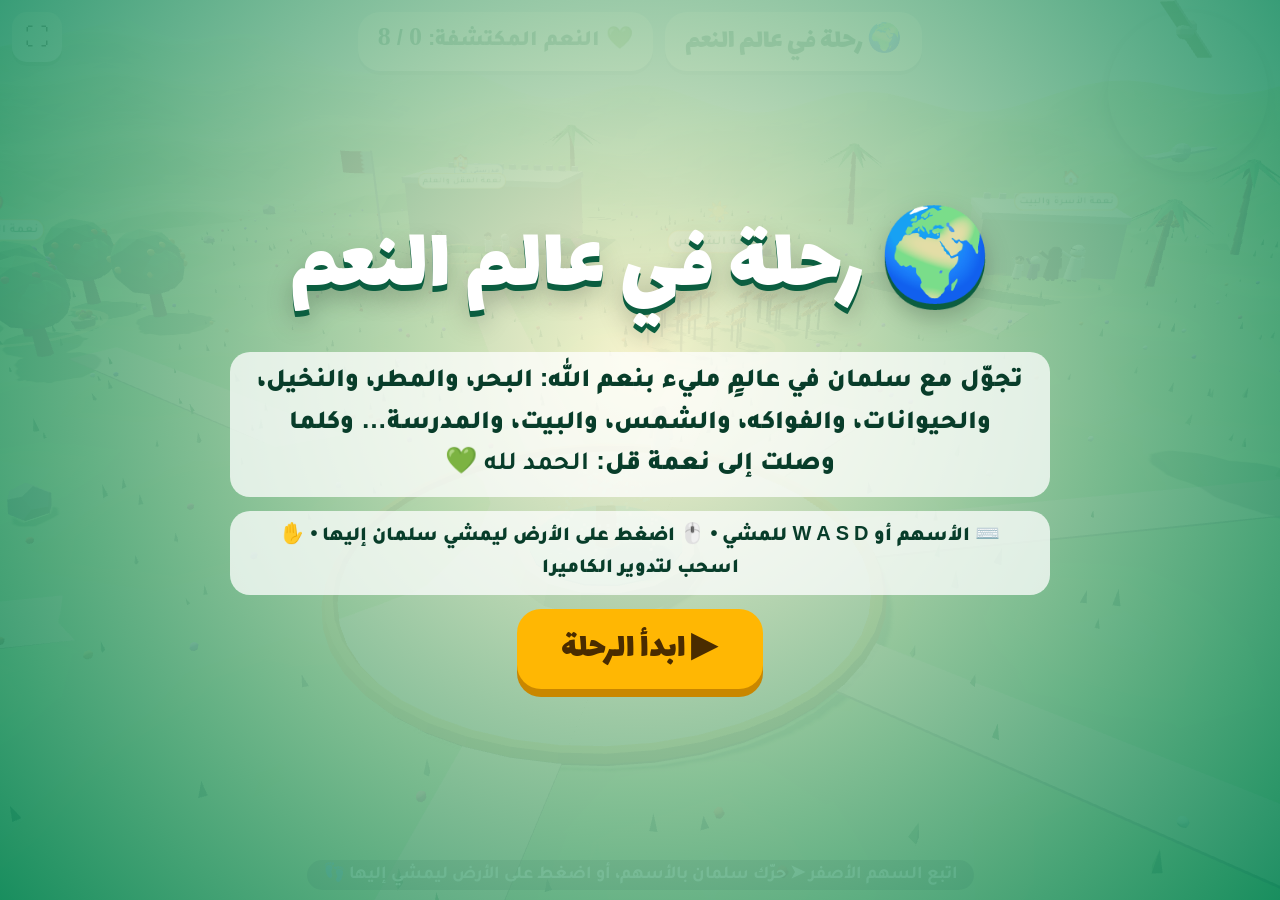
<file: hubb/rehla/index.html>
<!doctype html>
<html lang="ar" dir="rtl">
<head>
<meta charset="utf-8">
<meta name="viewport" content="width=device-width, initial-scale=1, maximum-scale=1, user-scalable=no">
<title>رحلة في عالم النعم – أحب الله تعالى</title>
<style>
@font-face{font-family:'Lalezar';src:url(../fonts/lalezar.woff2) format('woff2')}
@font-face{font-family:'Tajawal';font-weight:700;src:url(../fonts/tajawal-700.woff2) format('woff2')}
@font-face{font-family:'Tajawal';font-weight:900;src:url(../fonts/tajawal-900.woff2) format('woff2')}
*{box-sizing:border-box;margin:0;padding:0;-webkit-tap-highlight-color:transparent}
html,body{width:100%;height:100%;overflow:hidden;background:#9fd8ff;font-family:'Tajawal',Tahoma,sans-serif;user-select:none;touch-action:none}
canvas{display:block}
.ui{position:fixed;z-index:10;pointer-events:none}
.top{top:12px;left:0;right:0;display:flex;justify-content:center;gap:12px}
.pill{background:rgba(255,255,255,.88);border-radius:22px;padding:8px 20px;font-weight:900;font-size:22px;color:#0b5e40;box-shadow:0 4px 0 rgba(0,0,0,.12)}
.pill b{font-family:'Lalezar';font-size:26px}
.title{font-family:'Lalezar';font-size:28px;font-weight:400}
.btns{position:fixed;top:12px;left:12px;z-index:11;display:flex;gap:8px}
.ic{width:50px;height:50px;border-radius:15px;border:0;background:rgba(255,255,255,.9);font-size:24px;cursor:pointer;box-shadow:0 4px 0 rgba(0,0,0,.15)}
.hint{bottom:14px;left:0;right:0;text-align:center}
.hint span{background:rgba(0,0,0,.45);color:#fff;border-radius:18px;padding:6px 16px;font-size:18px;font-weight:700}
#card{position:fixed;top:78px;left:50%;transform:translateX(-50%) translateY(-30px) scale(.8);opacity:0;z-index:12;background:#fffdf3;border:6px solid #f2b705;border-radius:26px;padding:14px 28px;text-align:center;min-width:min(560px,92vw);max-width:94vw;box-shadow:0 14px 40px rgba(0,0,0,.3);transition:all .45s cubic-bezier(.3,1.5,.5,1);pointer-events:none}
#card.on{opacity:1;transform:translateX(-50%) translateY(0) scale(1)}
#card h2{font-family:'Lalezar';font-weight:400;font-size:40px;color:#0b5e40}
#card p{font-size:23px;font-weight:900;color:#3b2f1a;margin-top:4px;line-height:1.5}
#card small{display:block;margin-top:6px;font-size:21px;font-weight:900;color:#d6336c}
#start{position:fixed;inset:0;z-index:20;display:flex;flex-direction:column;align-items:center;justify-content:center;background:radial-gradient(circle at 50% 40%,rgba(255,248,214,.92),rgba(15,138,95,.92));text-align:center;gap:14px;padding:20px}
#start h1{font-family:'Lalezar';font-weight:400;font-size:clamp(48px,8vw,90px);color:#fff;text-shadow:0 6px 0 #0b5e40,0 12px 26px rgba(0,0,0,.25)}
#start p{font-size:clamp(18px,2.4vw,26px);font-weight:900;color:#083d2a;max-width:820px;line-height:1.6;background:rgba(255,255,255,.75);border-radius:20px;padding:10px 20px}
#go{font-family:'Lalezar';font-size:36px;color:#4a2c00;background:#ffb703;border:0;border-radius:24px;padding:12px 44px;box-shadow:0 8px 0 #c98700;cursor:pointer}
#go:active{transform:translateY(5px);box-shadow:0 3px 0 #c98700}
#loading{font-weight:900;color:#083d2a}
#joy{position:fixed;left:26px;bottom:60px;width:150px;height:150px;border-radius:50%;background:rgba(255,255,255,.28);border:3px solid rgba(255,255,255,.7);z-index:11;display:none;touch-action:none}
#joy i{position:absolute;left:50%;top:50%;width:64px;height:64px;margin:-32px 0 0 -32px;border-radius:50%;background:rgba(255,255,255,.9);box-shadow:0 4px 10px rgba(0,0,0,.25)}
#final{position:fixed;inset:0;z-index:15;display:none;align-items:center;justify-content:center;pointer-events:none}
#final div{background:#fffdf3;border:8px double #e0b13c;border-radius:30px;padding:20px 40px;text-align:center;box-shadow:0 18px 50px rgba(0,0,0,.3);pointer-events:auto;animation:pop .7s cubic-bezier(.3,1.5,.5,1)}
#final h2{font-family:'Lalezar';font-weight:400;font-size:46px;color:#0b5e40}
#final p{font-size:28px;font-weight:900;color:#3b2f1a;margin:8px 0}
#final button{font-family:'Lalezar';font-size:26px;border:0;border-radius:18px;padding:8px 26px;background:#2b8cee;color:#fff;box-shadow:0 6px 0 #1a5fa8;cursor:pointer;margin-top:8px}
@keyframes pop{0%{transform:scale(.3)}100%{transform:scale(1)}}
#conf{position:fixed;inset:0;pointer-events:none;z-index:16}
#map{position:fixed;top:12px;right:12px;width:clamp(96px,13vw,160px);height:clamp(96px,13vw,160px);z-index:11;pointer-events:none;border-radius:50%;box-shadow:0 5px 14px rgba(0,0,0,.3)}
</style>
<script type="importmap">{"imports":{"three":"../vendor/three.module.min.js"}}</script>
</head>
<body>
<div id="start">
  <h1>🌍 رحلة في عالم النعم</h1>
  <p>تجوّل مع سلمان في عالمٍ مليء بنعم الله: البحر، والمطر، والنخيل، والحيوانات، والفواكه، والشمس، والبيت، والمدرسة… وكلما وصلت إلى نعمة قل: <b>الحمد لله</b> 💚</p>
  <p style="font-size:20px">⌨️ الأسهم أو W A S D للمشي • 🖱️ اضغط على الأرض ليمشي سلمان إليها • ✋ اسحب لتدوير الكاميرا</p>
  <button id="go">▶ ابدأ الرحلة</button>
  <div id="loading">يتم تجهيز العالم…</div>
</div>
<div class="ui top"><div class="pill title">🌍 رحلة في عالم النعم</div><div class="pill">💚 النعم المكتشفة: <b id="cnt">0</b> / <b id="tot">8</b></div></div>
<div class="btns"><button class="ic" id="fs" title="ملء الشاشة">⛶</button></div>
<div class="ui hint"><span>اتبع السهم الأصفر ➤ حرّك سلمان بالأسهم، أو اضغط على الأرض ليمشي إليها 👣</span></div>
<div id="card"><h2 id="cT"></h2><p id="cP"></p><small>نقول معًا: الحمد لله 🤲</small></div>
<div id="joy"><i></i></div>
<canvas id="map" width="300" height="300"></canvas>
<div id="final"><div><h2>✨ ما شاء الله! اكتشفتم النعم كلها</h2><p>﴿ وَإِن تَعُدُّوا نِعْمَةَ اللَّهِ لَا تُحْصُوهَا ﴾</p><p style="color:#d6336c">الحمد لله… نُحبّ الله الذي أعطانا كل هذه النعم 💚</p><button onclick="document.getElementById('final').style.display='none'">أكمل التجوّل 👣</button></div></div>
<canvas id="conf"></canvas>
<script type="module" src="world.js"></script>
</body>
</html>
</file>
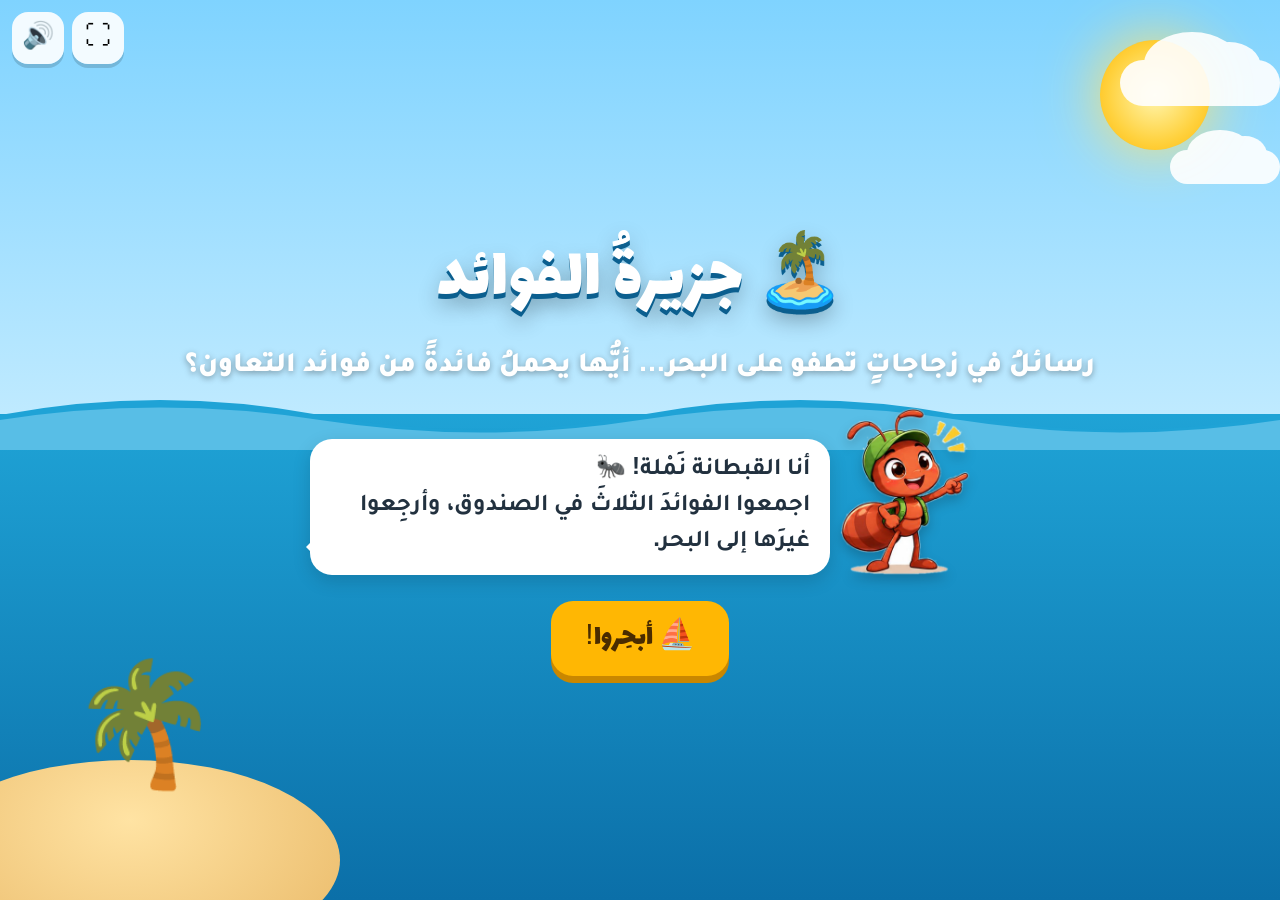
<file: taawun/fawaid/index.html>
<!doctype html>
<html lang="ar" dir="rtl">
<head>
<meta charset="utf-8">
<meta name="viewport" content="width=device-width, initial-scale=1">
<title>جزيرة الفوائد – درس التعاون</title>
<link rel="stylesheet" href="../common.css">
<style>
body{background:linear-gradient(#7fd3ff 0%,#bfeaff 46%,#1fa3d6 46%,#0b6fa8 100%)}
.sun{position:fixed;top:40px;right:70px;width:110px;height:110px;border-radius:50%;background:radial-gradient(#fff6b0,#ffd23f 60%,#ffb703);box-shadow:0 0 60px #ffe26b;animation:bob 6s ease-in-out infinite}
.cloud{position:fixed;background:#fff;border-radius:60px;opacity:.9;animation:drift linear infinite}
.cloud:before,.cloud:after{content:'';position:absolute;background:#fff;border-radius:50%}
.cloud:before{width:60%;height:140%;top:-60%;left:15%}.cloud:after{width:40%;height:110%;top:-40%;right:12%}
@keyframes drift{from{transform:translateX(-30vw)}to{transform:translateX(130vw)}}
.waves{position:fixed;left:0;right:0;top:calc(46% - 34px);height:70px;pointer-events:none}
.waves svg{width:200%;height:70px;animation:wave 9s linear infinite}
.waves.w2 svg{animation-duration:6s;opacity:.6}
@keyframes wave{from{transform:translateX(0)}to{transform:translateX(50%)}}
.island{position:fixed;bottom:-60px;left:-80px;width:420px;height:200px;background:radial-gradient(ellipse at 50% 30%,#ffe3a3,#e9b866);border-radius:50%}
.palm{position:fixed;bottom:80px;left:70px;font-size:120px}
/* intro */
#intro .title{font-size:72px;color:#fff;text-shadow:0 5px 0 #0b5f8f,0 10px 22px rgba(0,0,0,.3);margin-bottom:10px}
#intro .sub{font-size:28px;color:#fff;font-weight:900;text-shadow:0 2px 6px rgba(0,0,0,.35);margin-bottom:24px}
/* play */
#play{justify-content:flex-start;padding-top:22px}
.hud{display:flex;gap:18px;align-items:center;background:rgba(255,255,255,.85);border-radius:20px;padding:8px 20px;font-size:24px;font-weight:900;box-shadow:0 4px 0 rgba(0,0,0,.1)}
.dots{display:flex;gap:6px}.dots i{width:18px;height:18px;border-radius:50%;background:#d6e4ee;display:block}
.dots i.ok{background:#2fbf71}.dots i.now{background:#ffb703;animation:pop .6s infinite alternate}
.stage{position:relative;width:min(1100px,96vw);flex:1;display:flex;align-items:center;justify-content:center}
.scroll{position:relative;width:min(560px,80vw);min-height:220px;padding:36px 40px;border-radius:26px;background:linear-gradient(#fff8e1,#f7e2b0);border:6px solid #d9a441;box-shadow:0 14px 30px rgba(0,0,0,.25);text-align:center;display:flex;flex-direction:column;align-items:center;justify-content:center;gap:10px;animation:bob 3s ease-in-out infinite}
.scroll .ico{font-size:64px;line-height:1}
.scroll .txt{font-family:'Lalezar','Tajawal';font-size:44px;color:#6b3e00;line-height:1.35}
.scroll .spk{position:absolute;top:10px;left:12px;font-size:26px;background:#fff;border-radius:50%;width:46px;height:46px;box-shadow:0 3px 0 #d9a441}
.scroll.fly{transition:transform .8s cubic-bezier(.5,-.3,.6,1),opacity .8s;animation:none}
.scroll.sink{transition:transform 1s ease-in,opacity 1s;animation:none}
.chestBox{position:absolute;right:-10px;bottom:20px;text-align:center}
.chestBox img{width:190px;filter:drop-shadow(0 8px 8px rgba(0,0,0,.3))}
.chestBox.glow img{animation:pop .6s}
.gems{display:flex;gap:8px;justify-content:center;margin-top:-6px}
.gems span{width:46px;height:46px;border-radius:50%;background:rgba(255,255,255,.6);border:3px dashed #fff;display:flex;align-items:center;justify-content:center;font-size:26px}
.gems span.on{background:#fff3c4;border:3px solid #ffb703;animation:pop .6s}
.choices{display:flex;gap:30px;margin:12px 0 26px}
.antHelp{position:absolute;left:0;bottom:10px}
.antHelp .bubble{font-size:21px;max-width:300px;opacity:0;transition:opacity .3s}
.antHelp .bubble.on{opacity:1}
/* chest open */
#open .bigChest{width:300px;cursor:pointer;filter:drop-shadow(0 12px 14px rgba(0,0,0,.35));animation:bob 2s ease-in-out infinite}
#open .bigChest.burst{animation:pop .7s}
.rays{position:absolute;width:700px;height:700px;background:repeating-conic-gradient(rgba(255,230,120,.55) 0 10deg,transparent 10deg 20deg);border-radius:50%;opacity:0;transition:opacity 1s;animation:rot 20s linear infinite;pointer-events:none;-webkit-mask:radial-gradient(#000 20%,transparent 68%);mask:radial-gradient(#000 20%,transparent 68%)}
.rays.on{opacity:1}
@keyframes rot{to{transform:rotate(360deg)}}
.treasure{display:flex;gap:22px;flex-wrap:wrap;justify-content:center;margin-top:20px;position:relative}
.tcard{width:250px;min-height:150px;perspective:900px;cursor:pointer}
.tcard .in{position:relative;width:100%;height:150px;transition:transform .7s;transform-style:preserve-3d}
.tcard.hid .in{transform:rotateY(180deg)}
.tcard .f,.tcard .b{position:absolute;inset:0;border-radius:22px;backface-visibility:hidden;display:flex;align-items:center;justify-content:center;flex-direction:column;padding:12px;text-align:center}
.tcard .f{background:linear-gradient(#fff8e1,#ffe39a);border:5px solid #ffb703;font-family:'Lalezar';font-size:30px;color:#6b3e00;box-shadow:0 8px 0 #c98700}
.tcard .f b{font-size:46px;line-height:1}
.tcard .b{background:linear-gradient(#5b6cff,#3a47c9);color:#fff;font-size:80px;font-family:'Lalezar';transform:rotateY(180deg);box-shadow:0 8px 0 #263090}
.tcard.wait{visibility:hidden}
#open h2{font-size:52px;color:#fff;text-shadow:0 4px 0 #0b5f8f}
#open .hint{font-size:24px;color:#fff;font-weight:900;text-shadow:0 2px 4px rgba(0,0,0,.4);margin:6px 0}
</style>
</head>
<body>
<div class="sun"></div>
<div class="cloud" style="top:60px;width:160px;height:46px;animation-duration:48s"></div>
<div class="cloud" style="top:150px;width:110px;height:34px;animation-duration:70s;animation-delay:-30s"></div>
<div class="waves"><svg viewBox="0 0 1200 70" preserveAspectRatio="none"><path d="M0 35 Q75 5 150 35 T300 35 T450 35 T600 35 T750 35 T900 35 T1050 35 T1200 35 V70 H0Z" fill="#1fa3d6"/></svg></div>
<div class="waves w2"><svg viewBox="0 0 1200 70" preserveAspectRatio="none"><path d="M0 40 Q75 15 150 40 T300 40 T450 40 T600 40 T750 40 T900 40 T1050 40 T1200 40 V70 H0Z" fill="#7fd0f2"/></svg></div>
<div class="island"></div><div class="palm">🌴</div>

<!-- البداية -->
<section class="screen on" id="intro">
  <h1 class="title">🏝️ جزيرةُ الفوائد</h1>
  <p class="sub">رسائلُ في زجاجاتٍ تطفو على البحر… أيُّها يحملُ فائدةً من فوائد التعاون؟</p>
  <div class="mascot"><img src="../img/ant_point.png" alt="النملة القائدة"><div class="bubble">أنا القبطانة نَمْلة! 🐜<br>اجمعوا الفوائدَ الثلاثَ في الصندوق، وأرجِعوا غيرَها إلى البحر.</div></div>
  <button class="btn3d gold" style="margin-top:26px" id="startBtn">⛵ أبحِروا!</button>
</section>

<!-- اللعب -->
<section class="screen" id="play">
  <div class="hud"><span>🍾 <b id="cnt">1</b> / <b id="tot">7</b></span><div class="dots" id="dots"></div><span class="stars" id="stars"></span></div>
  <div class="stage">
    <div class="scroll" id="card"><button class="spk" id="spk" title="اقرأ">🔊</button><div class="ico" id="cIco"></div><div class="txt" id="cTxt"></div></div>
    <div class="chestBox" id="chestBox"><img src="../img/st_chest.png" alt="صندوق الكنز"><div class="gems" id="gems"><span></span><span></span><span></span></div></div>
    <div class="antHelp"><div class="mascot"><img src="../img/ant_think.png" alt="" style="width:110px"><div class="bubble" id="help"></div></div></div>
  </div>
  <div class="choices">
    <button class="btn3d green" id="yesBtn">🪙 فائدة ← إلى الكنز</button>
    <button class="btn3d blue" id="noBtn">🌊 ليست فائدة ← إلى البحر</button>
  </div>
</section>

<!-- فتح الصندوق -->
<section class="screen" id="open">
  <div class="rays" id="rays"></div>
  <h2 id="openTitle">امتلأ الصندوق! اضغطوا عليه لفتحه 👆</h2>
  <img class="bigChest" id="bigChest" src="../img/st_chest.png" alt="صندوق الكنز">
  <div class="treasure" id="treasure"></div>
  <p class="hint" id="openHint"></p>
  <div style="display:flex;gap:18px;margin-top:14px">
    <button class="btn3d red" id="hideBtn" style="display:none">🙈 تحدّي الذاكرة: أخفوا الفوائد</button>
    <button class="btn3d gold" id="certBtn" style="display:none">🏅 شهادة الأبطال</button>
  </div>
</section>

<!-- الشهادة -->
<section class="screen" id="end">
  <div class="cert">
    <img class="medal" id="medal" src="../img/st_gold.png" alt="">
    <h1>أبطال جزيرة الفوائد</h1>
    <input class="namebox" placeholder="اكتبوا اسم المجموعة هنا">
    <p id="endStars" class="stars"></p>
    <p>عدّدنا فوائدَ التعاون الثلاث:<br>🤝 إنجازُ العمل في وقتٍ قصير · 💞 انتشارُ المحبة · 🌟 عونُ الله تعالى</p>
    <p style="font-size:22px;color:#6b7a89">«واللهُ في عونِ العبدِ ما كانَ العبدُ في عونِ أخيه»</p>
    <button class="btn3d blue" onclick="location.reload()" style="margin-top:12px">↺ العبوا من جديد</button>
  </div>
</section>

<script src="../common.js"></script>
<script>
T.topbar();
var CARDS=[
 {i:'🤝',t:'نُنجزُ العملَ في وقتٍ قصير',y:1,g:'⏱️',h:''},
 {i:'💞',t:'تنتشرُ المحبةُ بين الناس',y:1,g:'💞',h:''},
 {i:'🌟',t:'ننالُ عونَ الله تعالى',y:1,g:'🌟',h:''},
 {i:'😩',t:'يتعبُ كلُّ واحدٍ وحدَه',y:0,h:'هل التعاونُ يجعلنا نتعب وحدنا؟ أم نتقاسم العمل؟'},
 {i:'😠',t:'يكثرُ الخصامُ والشجار',y:0,h:'المتعاونون يحبّ بعضُهم بعضًا… فهل يكثر بينهم الخصام؟'},
 {i:'🐢',t:'يتأخرُ العملُ ولا يكتمل',y:0,h:'تذكّروا النمل! هل تأخّر عملُهم حين تعاونوا؟'},
 {i:'💔',t:'يغضبُ الأصدقاءُ من بعضهم',y:0,h:'التعاون يقرّب القلوب… فكّروا مرة أخرى.'}
];
var order=[],k=0,firstTry=true,score=0,gem=0,busy=false;
function stars(n,of){var s='';for(var i=0;i<of;i++)s+=i<n?'⭐':'☆';return s}
function start(){
  // نضمن ألا تأتي الفوائد الثلاث متتالية في البداية
  order=T.shuffle(CARDS); k=0; score=0; gem=0;
  var d=T.$('#dots'); d.innerHTML=''; order.forEach(function(){d.appendChild(document.createElement('i'))});
  T.$('#tot').textContent=order.length; T.show('play'); T.play('whoosh'); next();
}
function next(){
  busy=false; firstTry=true; var c=order[k], card=T.$('#card');
  card.className='scroll'; card.style.transform=''; card.style.opacity='';
  T.$('#cIco').textContent=c.i; T.$('#cTxt').textContent=c.t; T.$('#cnt').textContent=k+1;
  [].forEach.call(T.$('#dots').children,function(e,i){e.className=i<k?'ok':(i===k?'now':'')});
  T.$('#stars').textContent=stars(score,order.length).slice(0, 2*order.length);
  T.$('#help').classList.remove('on'); T.restart(card,'pop');
}
function answer(isYes){
  if(busy) return; var c=order[k], card=T.$('#card');
  if((isYes?1:0)===c.y){
    busy=true; if(firstTry) score++;
    if(c.y){
      T.play('coin'); var cb=T.$('#chestBox').getBoundingClientRect(), r=card.getBoundingClientRect();
      card.classList.add('fly');
      card.style.transform='translate('+((cb.left+cb.width/2)-(r.left+r.width/2))+'px,'+((cb.top+60)-(r.top+r.height/2))+'px) scale(.12) rotate(20deg)';
      card.style.opacity='.2';
      setTimeout(function(){ var g=T.$('#gems').children[gem++]; g.textContent=c.g; g.className='on'; T.restart(T.$('#chestBox'),'glow'); T.play('correct'); },750);
    }else{
      T.play('whoosh'); card.classList.add('sink'); card.style.transform='translateY(60vh) rotate(-25deg) scale(.5)'; card.style.opacity='0';
      setTimeout(function(){T.play('correct')},500);
    }
    setTimeout(function(){ k++; if(k<order.length) next(); else finish(); },1300);
  }else{
    firstTry=false; T.play('wrong'); T.restart(card,'shake');
    var h=T.$('#help'); h.textContent=c.y?'انظروا جيدًا! هذه نتيجةٌ جميلة يحصل عليها المتعاونون 😉':c.h; h.classList.add('on');
  }
}
function finish(){ T.show('open'); T.play('fanfare'); }
var opened=false;
T.$('#bigChest').onclick=function(){
  if(opened) return; opened=true; var b=this; b.classList.add('burst'); T.$('#rays').classList.add('on'); T.play('fanfare'); T.confetti(160);
  T.$('#openTitle').textContent='✨ فوائدُ التعاون ✨'; b.style.width='170px';
  var tr=T.$('#treasure'); tr.innerHTML='';
  CARDS.filter(function(c){return c.y}).forEach(function(c,i){
    var d=document.createElement('div'); d.className='tcard wait';
    d.innerHTML='<div class="in"><div class="f"><b>'+c.i+'</b>'+c.t+'</div><div class="b">؟</div></div>';
    d.onclick=function(){ if(d.classList.contains('hid')){ d.classList.remove('hid'); T.play('pop'); T.say(c.t); check(); } };
    tr.appendChild(d);
    setTimeout(function(){ d.classList.remove('wait'); T.restart(d,'pop'); T.play('coin'); T.say(c.t); }, 900+i*1700);
  });
  setTimeout(function(){ T.$('#hideBtn').style.display=''; T.$('#openHint').textContent='اقرؤوها معًا بصوتٍ عالٍ 📣'; }, 900+3*1700);
};
var hidden=false;
T.$('#hideBtn').onclick=function(){
  hidden=true; this.style.display='none'; T.play('whoosh');
  [].forEach.call(document.querySelectorAll('.tcard'),function(d){d.classList.add('hid')});
  T.$('#openHint').textContent='🧠 من يعدّد الفوائد الثلاث؟ اضغطوا على كل بطاقة بعد أن يذكرها التلميذ.';
};
function check(){
  if(hidden && !document.querySelector('.tcard.hid')){ T.confetti(120); T.play('fanfare'); T.$('#openHint').textContent='أحسنتم! عدّدتم فوائد التعاون كلها 🎉'; T.$('#certBtn').style.display=''; }
}
T.$('#certBtn').onclick=function(){
  T.show('end'); T.play('fanfare'); T.confetti(200);
  T.$('#endStars').textContent=stars(score,order.length);
  T.$('#medal').src='../img/'+(score>=6?'st_gold':score>=4?'st_silver':'st_bronze')+'.png';
};
T.$('#startBtn').onclick=start;
T.$('#yesBtn').onclick=function(){answer(true)};
T.$('#noBtn').onclick=function(){answer(false)};
T.$('#spk').onclick=function(e){e.stopPropagation(); T.say(T.$('#cTxt').textContent)};
document.addEventListener('keydown',function(e){ if(!T.$('#play').classList.contains('on'))return; if(e.key==='ArrowRight'||e.key==='1')answer(true); if(e.key==='ArrowLeft'||e.key==='2')answer(false); });
</script>
</body>
</html>
</file>
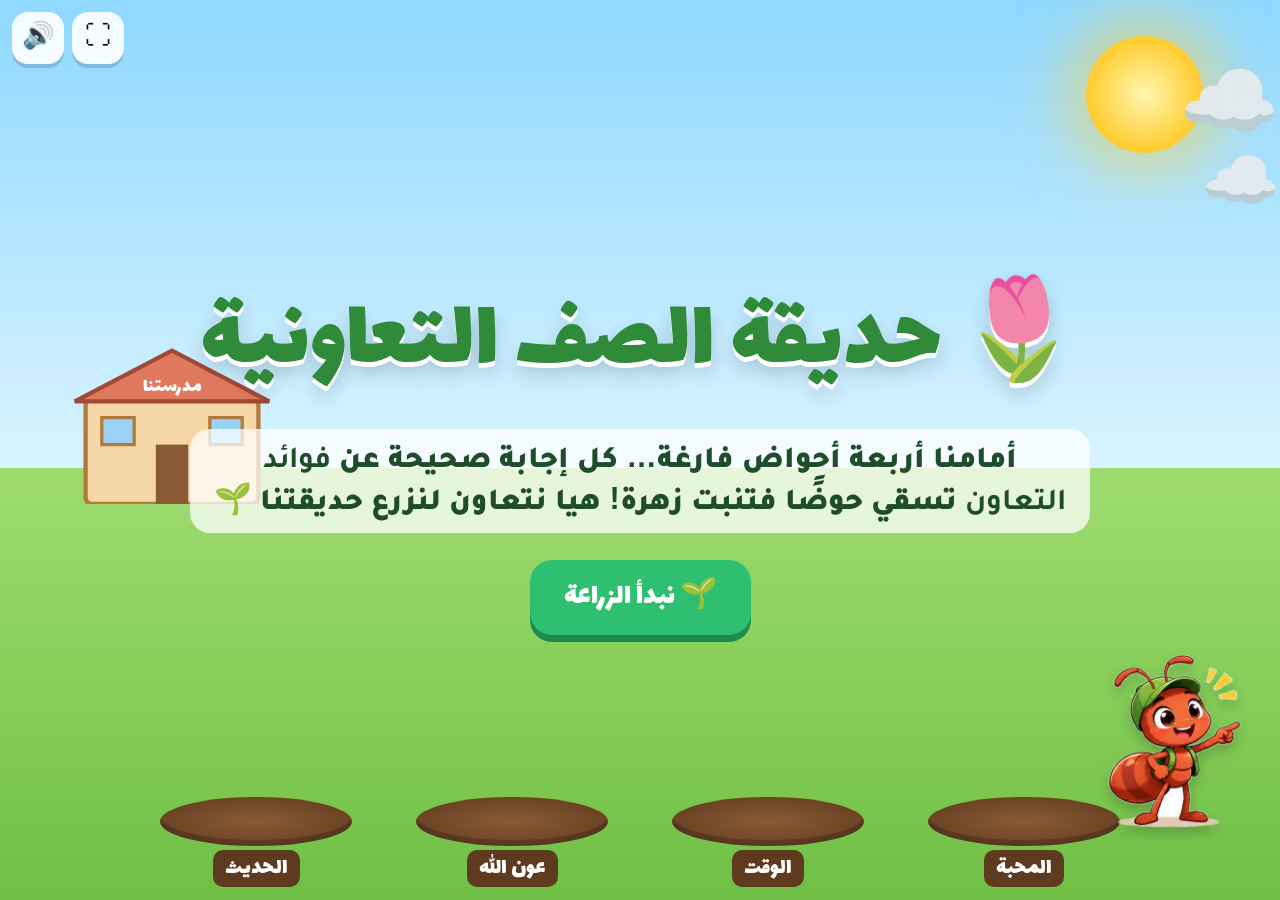
<file: taawun/hadiqa/index.html>
<!doctype html>
<html lang="ar" dir="rtl">
<head>
<meta charset="utf-8">
<meta name="viewport" content="width=device-width, initial-scale=1">
<title>حديقة الصف التعاونية – التعاون</title>
<link rel="stylesheet" href="../common.css">
<style>
body{background:linear-gradient(#8fd8ff 0%,#d9f4ff 52%,#9fdc6f 52%,#6fbf45 100%);overflow:hidden}
.sun{position:fixed;top:4vh;right:6vw;width:13vh;height:13vh;border-radius:50%;background:radial-gradient(#fff6b0,#ffd23f 60%,#ffb703);box-shadow:0 0 60px 20px rgba(255,210,63,.55);animation:sunPulse 4s ease-in-out infinite}
@keyframes sunPulse{50%{transform:scale(1.07)}}
.cloud{position:fixed;font-size:9vh;opacity:.95;animation:drift 38s linear infinite}
@keyframes drift{from{transform:translateX(-30vw)}to{transform:translateX(130vw)}}
.school{position:fixed;left:5vw;bottom:44vh;width:24vh}
/* الأرض والأحواض */
.beds{position:fixed;left:0;right:0;bottom:6vh;display:flex;justify-content:center;gap:5vw;z-index:3}
.bed{position:relative;width:15vw;max-width:220px;height:30vh;display:flex;align-items:flex-end;justify-content:center}
.soil{position:absolute;bottom:0;width:100%;height:5.5vh;border-radius:50%;background:radial-gradient(#8a5a35,#5e3a1e);box-shadow:inset 0 -6px 0 rgba(0,0,0,.2)}
.bed .tag{position:absolute;bottom:-4.6vh;font-family:'Lalezar';font-size:2.6vh;color:#fff;background:#5e3a1e;border-radius:10px;padding:0 12px}
.plant{position:absolute;bottom:2.2vh;width:100%;height:27vh;transform-origin:50% 100%;transform:scaleY(0);transition:transform 1.4s cubic-bezier(.3,1.5,.5,1)}
.bed.grown .plant{transform:scaleY(1)}
.plant svg{width:100%;height:100%;overflow:visible}
.bud{transform-origin:50% 50%;transform:scale(0);transition:transform .8s cubic-bezier(.3,1.8,.5,1) 1.1s}
.bed.grown .bud{transform:scale(1)}
.can{position:absolute;bottom:20vh;font-size:9vh;opacity:0;pointer-events:none;z-index:6}
.can.go{animation:water 1.4s ease-in-out}
@keyframes water{0%{opacity:0;transform:translate(60px,-40px) rotate(0)}25%{opacity:1;transform:translate(0,0) rotate(-35deg)}75%{opacity:1;transform:translate(0,0) rotate(-35deg)}100%{opacity:0;transform:translate(-40px,-30px) rotate(0)}}
.drop{position:absolute;width:10px;height:16px;border-radius:50% 50% 50% 50%/60% 60% 40% 40%;background:#4fc3f7;z-index:5;animation:fall .8s ease-in forwards}
@keyframes fall{to{transform:translateY(16vh);opacity:0}}
.bfly{position:fixed;font-size:5vh;z-index:7;pointer-events:none;animation:fly 7s ease-in-out infinite}
@keyframes fly{0%{transform:translate(0,0) rotate(-8deg)}25%{transform:translate(8vw,-6vh) rotate(8deg)}50%{transform:translate(2vw,-12vh) rotate(-6deg)}75%{transform:translate(-6vw,-4vh) rotate(10deg)}100%{transform:translate(0,0) rotate(-8deg)}}
/* بطاقة السؤال */
#play{justify-content:flex-start;padding-top:3vh}
.qcard{background:rgba(255,255,255,.96);border-radius:28px;padding:2.2vh 3vw 2.6vh;width:min(1050px,92vw);box-shadow:0 10px 0 #cbe7b5,0 18px 40px rgba(0,0,0,.18);text-align:center;position:relative;z-index:8}
.qnum{font-family:'Lalezar';font-size:2.8vh;color:#2f8a3a;display:flex;justify-content:space-between;align-items:center}
.qnum .flw{font-size:3.4vh;letter-spacing:4px}
.qtext{font-size:4vh;font-weight:900;margin:1.2vh 0 2vh;line-height:1.5;color:#22313f}
.opts{display:flex;gap:2vw;justify-content:center;flex-wrap:wrap}
.opt{font-family:'Lalezar';font-size:3.6vh;min-width:16vw;padding:1.2vh 2.4vw;border-radius:20px;color:#22313f;background:#fff;box-shadow:0 7px 0 #b8d8a0,0 0 0 3px #b8d8a0 inset;transition:transform .15s}
.opt:hover{transform:translateY(-4px)}
.opt.t{background:#2fbf71;color:#fff;box-shadow:0 7px 0 #1d8a4f}
.opt.f{background:#f0545c;color:#fff;box-shadow:0 7px 0 #b9343b}
.opt.ok{outline:6px solid #ffd23f}
.opt.no{opacity:.45;animation:shake .5s}
.hint{min-height:5vh;margin-top:1.6vh;font-size:2.8vh;font-weight:700;color:#7a4b00;opacity:0;transition:opacity .3s}
.hint.on{opacity:1}
#nextBtn{display:none;margin-top:1vh}
.ant{position:fixed;right:3vw;bottom:8vh;width:15vh;z-index:9;animation:bob 2.6s ease-in-out infinite;filter:drop-shadow(0 6px 6px rgba(0,0,0,.2))}
#intro .title{font-size:11vh;color:#2f8a3a;text-shadow:0 5px 0 #fff,0 10px 20px rgba(0,0,0,.18)}
#intro .sub{font-size:3.4vh;font-weight:900;color:#1f4d2a;margin:1vh 0 3vh;text-align:center;max-width:900px;background:rgba(255,255,255,.75);border-radius:20px;padding:10px 20px}
#intro,#end{z-index:10}
#end .cert h1{color:#2f8a3a}
.verse{font-size:3vh;line-height:1.8;background:#effbe7;border-radius:18px;padding:10px 18px;margin:10px 0;font-weight:700}
</style>
</head>
<body>
<div class="sun"></div>
<div class="cloud" style="top:6vh;animation-delay:-8s">☁️</div>
<div class="cloud" style="top:16vh;animation-delay:-24s;font-size:7vh">☁️</div>
<svg class="school" viewBox="0 0 200 150"><rect x="20" y="50" width="160" height="100" rx="6" fill="#f6d7a7" stroke="#b07a3c" stroke-width="4"/><polygon points="10,55 100,8 190,55" fill="#e07a5f" stroke="#a24a36" stroke-width="4"/><rect x="85" y="95" width="30" height="55" fill="#8a5a35"/><rect x="35" y="70" width="30" height="25" fill="#9ad3f5" stroke="#b07a3c" stroke-width="3"/><rect x="135" y="70" width="30" height="25" fill="#9ad3f5" stroke="#b07a3c" stroke-width="3"/><text x="100" y="45" text-anchor="middle" font-family="Lalezar" font-size="18" fill="#fff">مدرستنا</text></svg>

<div class="beds" id="beds"></div>
<img class="ant" src="../img/ant_point.png" alt="">

<section class="screen on" id="intro">
  <h1 class="title">🌷 حديقة الصف التعاونية</h1>
  <p class="sub">أمامنا أربعة أحواض فارغة… كل إجابة صحيحة عن <b>فوائد التعاون</b> تسقي حوضًا فتنبت زهرة! هيا نتعاون لنزرع حديقتنا 🌱</p>
  <button class="btn3d green" id="startBtn">🌱 نبدأ الزراعة</button>
</section>

<section class="screen" id="play">
  <div class="qcard" id="qcard">
    <div class="qnum"><span id="qn">السؤال 1 من 4</span><span class="flw" id="flw"></span></div>
    <div class="qtext" id="qt"></div>
    <div class="opts" id="opts"></div>
    <div class="hint" id="hint"></div>
    <button class="btn3d gold" id="nextBtn">السؤال التالي ⬅</button>
  </div>
</section>

<section class="screen" id="end">
  <div class="cert">
    <h1>🌸 ازدهرت حديقتنا! 🌸</h1>
    <p id="endTxt"></p>
    <div class="verse">بالتعاون: تنتشر المحبة بين الناس 💞 وننجز العمل في وقت قصير ⏱️ وننال عون الله تعالى 🤲<br>«واللهُ في عونِ العبدِ ما كانَ العبدُ في عونِ أخيه»</div>
    <button class="btn3d blue" onclick="location.reload()" style="margin-top:8px">↺ نلعب مرة أخرى</button>
  </div>
</section>

<script src="../common.js"></script>
<script>
T.topbar();
var Q=[
 {k:'tf',q:'التعاون ينشر المحبة والمودّة بين الناس.',a:1,hint:'🤔 فكّروا: عندما نساعد بعضنا، هل يزداد حبّنا لبعض؟',why:'صحيح! التعاون ينشر المحبة بين الناس 💞'},
 {k:'tf',q:'بالتعاون ننجز العمل في وقت أطول وبتعب أكثر.',a:0,hint:'🤔 تذكّروا تحدي النمل: هل كان العمل معًا أسرع أم أبطأ؟',why:'صحيح! العبارة خاطئة؛ فبالتعاون ننجز العمل في وقت أقصر وبتعب أقل ⏱️'},
 {k:'mcq',q:'من يساعد أخاه ينال:',o:['غضب الناس','التعب وحده','عون الله تعالى'],a:2,hint:'🤔 تذكّروا الحديث الشريف: الله في عون العبد ما كان…',why:'أحسنتم! من يساعد أخاه ينال عون الله تعالى 🤲'},
 {k:'mcq',q:'أكمل الحديث: «واللهُ في عونِ العبدِ ما كان العبدُ في عونِ …»',o:['أخيه','بيته','صفّه'],a:0,hint:'🤔 الحديث يتحدث عن مساعدة من؟',why:'رائع! «واللهُ في عونِ العبدِ ما كان العبدُ في عونِ أخيه» 🌟'}
];
var COLS=[['#ff6b9a','#ffd1e0'],['#ffb703','#fff0b3'],['#9b5de5','#e6d6ff'],['#2b8cee','#cfe6ff']];
var TAGS=['المحبة','الوقت','عون الله','الحديث'];
var k=0,score=0,tries=0,busy=false;
function flower(c){
  return '<svg viewBox="0 0 100 200"><path d="M50 200 C48 150 54 110 50 60" stroke="#2e8b3a" stroke-width="7" fill="none" stroke-linecap="round"/>'+
  '<path d="M50 150 C30 140 18 120 20 108 C36 112 48 128 50 150Z" fill="#43a047"/><path d="M50 120 C70 110 84 92 82 80 C66 84 54 100 50 120Z" fill="#4caf50"/>'+
  '<g class="bud" style="transform-box:fill-box">'+[0,60,120,180,240,300].map(function(a){return '<ellipse cx="50" cy="38" rx="13" ry="24" fill="'+c[0]+'" transform="rotate('+a+' 50 60)"/>';}).join('')+
  '<circle cx="50" cy="60" r="14" fill="#ffd23f" stroke="#f4a100" stroke-width="3"/><circle cx="45" cy="57" r="2.5" fill="#7a4b00"/><circle cx="55" cy="57" r="2.5" fill="#7a4b00"/><path d="M44 64 Q50 69 56 64" stroke="#7a4b00" stroke-width="2.5" fill="none" stroke-linecap="round"/></g></svg>';
}
function beds(){ var b=T.$('#beds'); b.innerHTML='';
  Q.forEach(function(q,i){ var d=document.createElement('div'); d.className='bed'; d.id='bed'+i;
    d.innerHTML='<div class="plant">'+flower(COLS[i])+'</div><div class="soil"></div><div class="can">🚿</div><div class="tag">'+TAGS[i]+'</div>'; b.appendChild(d); }); }
function flw(){ var s=''; for(var i=0;i<Q.length;i++) s+= i<k?'🌸':'🌱'; T.$('#flw').textContent=s; }
function start(){ k=0; score=0; beds(); T.show('play'); load(); }
function load(){
  busy=false; tries=0; var q=Q[k], o=T.$('#opts'); o.innerHTML='';
  T.$('#qn').textContent='السؤال '+(k+1)+' من '+Q.length; flw();
  T.$('#qt').textContent=q.q; T.$('#hint').classList.remove('on'); T.$('#nextBtn').style.display='none';
  var list = q.k==='tf' ? [['✔ صح',1,'t'],['✖ خطأ',0,'f']] : q.o.map(function(t,i){return [t,i,''];});
  list.forEach(function(it){ var b=document.createElement('button'); b.className='opt '+it[2]; b.textContent=it[0]; b.onclick=function(){ pick(b,it[1]); }; o.appendChild(b); });
  T.restart(T.$('#qcard'),'pop'); T.play('whoosh');
}
function pick(b,v){
  if(busy) return; var q=Q[k];
  if(v===q.a){
    busy=true; if(tries===0) score++; b.classList.add('ok'); T.play('correct');
    T.$('#hint').textContent=q.why; T.$('#hint').classList.add('on');
    grow(k); k++; flw();
    setTimeout(function(){ T.$('#nextBtn').style.display='inline-block'; T.$('#nextBtn').textContent=k<Q.length?'السؤال التالي ⬅':'🌸 شاهدوا الحديقة'; },1600);
  }else{
    tries++; b.classList.add('no'); T.play('wrong');
    T.$('#hint').textContent=q.hint; T.$('#hint').classList.add('on');
  }
}
function grow(i){
  var bed=T.$('#bed'+i), can=bed.querySelector('.can'); T.restart(can,'go');
  for(var n=0;n<9;n++) (function(n){ setTimeout(function(){ var d=document.createElement('div'); d.className='drop'; d.style.left=(30+Math.random()*40)+'%'; d.style.bottom='18vh'; bed.appendChild(d); setTimeout(function(){d.remove();},900); },350+n*90); })(n);
  setTimeout(function(){ bed.classList.add('grown'); T.play('grow'); T.confetti(40); },900);
  setTimeout(function(){ var f=document.createElement('div'); f.className='bfly'; f.textContent=['🦋','🐝','🦋','🐞'][i]; var r=bed.getBoundingClientRect(); f.style.left=(r.left+r.width*.3)+'px'; f.style.top=(r.top+r.height*.1)+'px'; document.body.appendChild(f); },2300);
}
function next(){ if(k<Q.length) load(); else end(); }
function end(){ T.show('end'); T.play('fanfare'); T.confetti(240); T.$('#endTxt').textContent='زرعنا '+Q.length+' أزهار، وأجبنا '+score+' إجابات صحيحة من المحاولة الأولى 🌷'; }
T.$('#startBtn').onclick=start; T.$('#nextBtn').onclick=next;
document.addEventListener('keydown',function(e){ if(e.key==='Enter'&&T.$('#nextBtn').style.display!=='none') next(); });
beds();
window.__game={Q:Q,pick:function(i){ var bs=document.querySelectorAll('#opts .opt'); var q=Q[k]; var idx=q.k==='tf'?(i?0:1):i; bs[idx].click(); },next:next,start:start};
</script>
</body>
</html>
</file>
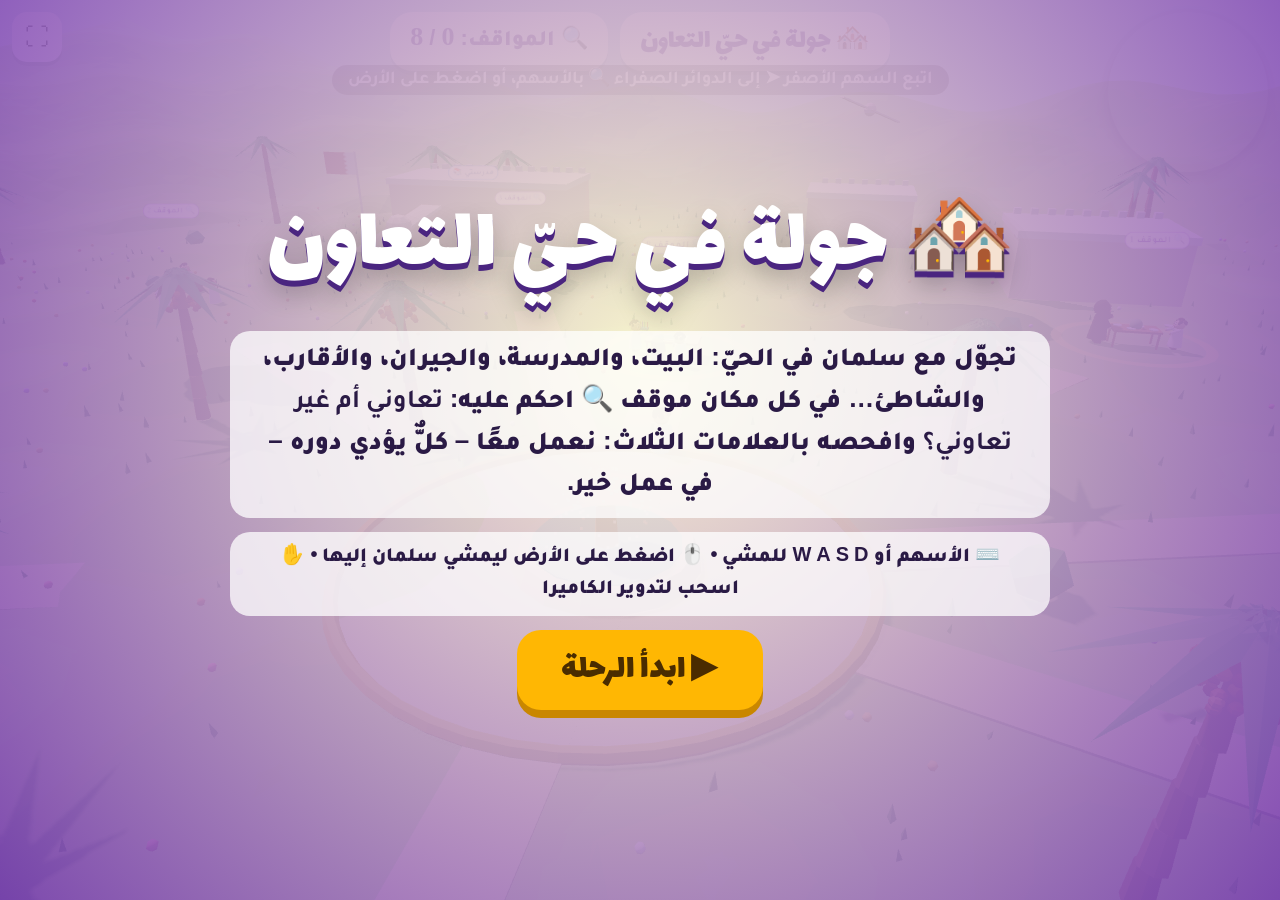
<file: taawun/hay/index.html>
<!doctype html>
<html lang="ar" dir="rtl">
<head>
<meta charset="utf-8">
<meta name="viewport" content="width=device-width, initial-scale=1, maximum-scale=1, user-scalable=no">
<title>جولة في حيّ التعاون – درس التعاون</title>
<style>
@font-face{font-family:'Lalezar';src:url(../fonts/lalezar.woff2) format('woff2')}
@font-face{font-family:'Tajawal';font-weight:700;src:url(../fonts/tajawal-700.woff2) format('woff2')}
@font-face{font-family:'Tajawal';font-weight:900;src:url(../fonts/tajawal-900.woff2) format('woff2')}
*{box-sizing:border-box;margin:0;padding:0;-webkit-tap-highlight-color:transparent}
html,body{width:100%;height:100%;overflow:hidden;background:#9fd8ff;font-family:'Tajawal',Tahoma,sans-serif;user-select:none;touch-action:none}
canvas{display:block}
.ui{position:fixed;z-index:10;pointer-events:none}
.top{top:12px;left:0;right:0;display:flex;justify-content:center;gap:12px}
.pill{background:rgba(255,255,255,.88);border-radius:22px;padding:8px 20px;font-weight:900;font-size:22px;color:#0b5e40;box-shadow:0 4px 0 rgba(0,0,0,.12)}
.pill b{font-family:'Lalezar';font-size:26px}
.title{font-family:'Lalezar';font-size:28px;font-weight:400}
.btns{position:fixed;top:12px;left:12px;z-index:11;display:flex;gap:8px}
.ic{width:50px;height:50px;border-radius:15px;border:0;background:rgba(255,255,255,.9);font-size:24px;cursor:pointer;box-shadow:0 4px 0 rgba(0,0,0,.15)}
.hint{bottom:14px;left:0;right:0;text-align:center}
.hint span{background:rgba(0,0,0,.45);color:#fff;border-radius:18px;padding:6px 16px;font-size:18px;font-weight:700}
#card{position:fixed;top:78px;left:50%;transform:translateX(-50%) translateY(-30px) scale(.8);opacity:0;z-index:12;background:#fffdf3;border:6px solid #f2b705;border-radius:26px;padding:14px 28px;text-align:center;min-width:min(560px,92vw);max-width:94vw;box-shadow:0 14px 40px rgba(0,0,0,.3);transition:all .45s cubic-bezier(.3,1.5,.5,1);pointer-events:none}
#card.on{opacity:1;transform:translateX(-50%) translateY(0) scale(1)}
#card h2{font-family:'Lalezar';font-weight:400;font-size:40px;color:#0b5e40}
#card p{font-size:23px;font-weight:900;color:#3b2f1a;margin-top:4px;line-height:1.5}
#card small{display:block;margin-top:6px;font-size:21px;font-weight:900;color:#d6336c}
#start{position:fixed;inset:0;z-index:20;display:flex;flex-direction:column;align-items:center;justify-content:center;background:radial-gradient(circle at 50% 40%,rgba(255,248,214,.92),rgba(15,138,95,.92));text-align:center;gap:14px;padding:20px}
#start h1{font-family:'Lalezar';font-weight:400;font-size:clamp(48px,8vw,90px);color:#fff;text-shadow:0 6px 0 #0b5e40,0 12px 26px rgba(0,0,0,.25)}
#start p{font-size:clamp(18px,2.4vw,26px);font-weight:900;color:#083d2a;max-width:820px;line-height:1.6;background:rgba(255,255,255,.75);border-radius:20px;padding:10px 20px}
#go{font-family:'Lalezar';font-size:36px;color:#4a2c00;background:#ffb703;border:0;border-radius:24px;padding:12px 44px;box-shadow:0 8px 0 #c98700;cursor:pointer}
#go:active{transform:translateY(5px);box-shadow:0 3px 0 #c98700}
#loading{font-weight:900;color:#083d2a}
#joy{position:fixed;left:26px;bottom:60px;width:150px;height:150px;border-radius:50%;background:rgba(255,255,255,.28);border:3px solid rgba(255,255,255,.7);z-index:11;display:none;touch-action:none}
#joy i{position:absolute;left:50%;top:50%;width:64px;height:64px;margin:-32px 0 0 -32px;border-radius:50%;background:rgba(255,255,255,.9);box-shadow:0 4px 10px rgba(0,0,0,.25)}
#final{position:fixed;inset:0;z-index:15;display:none;align-items:center;justify-content:center;pointer-events:none}
#final div{background:#fffdf3;border:8px double #e0b13c;border-radius:30px;padding:20px 40px;text-align:center;box-shadow:0 18px 50px rgba(0,0,0,.3);pointer-events:auto;animation:pop .7s cubic-bezier(.3,1.5,.5,1)}
#final h2{font-family:'Lalezar';font-weight:400;font-size:46px;color:#0b5e40}
#final p{font-size:28px;font-weight:900;color:#3b2f1a;margin:8px 0}
#final button{font-family:'Lalezar';font-size:26px;border:0;border-radius:18px;padding:8px 26px;background:#2b8cee;color:#fff;box-shadow:0 6px 0 #1a5fa8;cursor:pointer;margin-top:8px}
@keyframes pop{0%{transform:scale(.3)}100%{transform:scale(1)}}
#conf{position:fixed;inset:0;pointer-events:none;z-index:16}
#map{position:fixed;top:12px;right:12px;width:clamp(96px,13vw,160px);height:clamp(96px,13vw,160px);z-index:11;pointer-events:none;border-radius:50%;box-shadow:0 5px 14px rgba(0,0,0,.3)}
#quiz{position:fixed;bottom:18px;left:50%;transform:translateX(-50%) translateY(140%);z-index:12;background:#fffdf3;border:6px solid #9b5de5;border-radius:28px;padding:12px 26px 16px;text-align:center;width:min(760px,94vw);box-shadow:0 14px 40px rgba(0,0,0,.3);transition:transform .45s cubic-bezier(.3,1.4,.5,1)}
#quiz.on{transform:translateX(-50%) translateY(0)}
#quiz.shake{animation:shk .5s}
@keyframes shk{0%,100%{transform:translateX(-50%)}25%{transform:translateX(calc(-50% - 14px))}50%{transform:translateX(calc(-50% + 12px))}75%{transform:translateX(calc(-50% - 6px))}}
#qN{font-weight:900;color:#7b3fb5;font-size:20px}
#quiz h2{font-family:'Lalezar';font-weight:400;font-size:clamp(28px,3.4vw,40px);color:#2a2340;margin:2px 0 8px}
#qBtns{display:flex;gap:18px;justify-content:center}
#qBtns button,#qNext{font-family:'Lalezar';font-size:clamp(22px,2.6vw,30px);border:0;border-radius:20px;padding:8px 26px;color:#fff;cursor:pointer}
#yes{background:#2fbf71;box-shadow:0 7px 0 #1d8a4f}#no{background:#f0545c;box-shadow:0 7px 0 #b9343b}
#qNext{background:#2b8cee;box-shadow:0 7px 0 #1a5fa8;display:none;margin-top:8px}
#qBtns button:active,#qNext:active{transform:translateY(4px)}
#qWhy{font-size:clamp(18px,2vw,23px);font-weight:900;margin-top:8px;line-height:1.5}
#qWhy.ok{color:#1d8a4f}#qWhy.no{color:#c0392b}#qWhy.hint{color:#7a5a00}
#start{background:radial-gradient(circle at 50% 40%,rgba(255,248,214,.92),rgba(123,63,181,.92))}
#start h1{text-shadow:0 6px 0 #4a2580,0 12px 26px rgba(0,0,0,.25)}
#start p{color:#2a1a45}
.pill{color:#5e2e8f}
.hint{bottom:auto;top:66px}

</style>
<script type="importmap">{"imports":{"three":"../vendor/three.module.min.js"}}</script>
</head>
<body>
<div id="start">
  <h1>🏘️ جولة في حيّ التعاون</h1>
  <p>تجوّل مع سلمان في الحيّ: البيت، والمدرسة، والجيران، والأقارب، والشاطئ… في كل مكان موقف 🔍 احكم عليه: <b>تعاوني أم غير تعاوني؟</b> وافحصه بالعلامات الثلاث: نعمل معًا – كلٌّ يؤدي دوره – في عمل خير.</p>
  <p style="font-size:20px">⌨️ الأسهم أو W A S D للمشي • 🖱️ اضغط على الأرض ليمشي سلمان إليها • ✋ اسحب لتدوير الكاميرا</p>
  <button id="go">▶ ابدأ الرحلة</button>
  <div id="loading">يتم تجهيز العالم…</div>
</div>
<div class="ui top"><div class="pill title">🏘️ جولة في حيّ التعاون</div><div class="pill">🔍 المواقف: <b id="cnt">0</b> / <b id="tot">8</b></div></div>
<div class="btns"><button class="ic" id="fs" title="ملء الشاشة">⛶</button></div>
<div class="ui hint"><span>اتبع السهم الأصفر ➤ إلى الدوائر الصفراء 🔍 بالأسهم، أو اضغط على الأرض</span></div>
<div id="quiz"><div id="qN"></div><h2 id="qT"></h2><div id="qBtns"><button id="yes">🤝 سلوك تعاوني</button><button id="no">🚫 غير تعاوني</button></div><p id="qWhy"></p><button id="qNext">أكمل الجولة 👣</button></div>
<div id="joy"><i></i></div>
<canvas id="map" width="300" height="300"></canvas>
<div id="final"><div><h2>🏆 أنهيتم جولة حيّ التعاون!</h2><p id="fScore"></p><p style="color:#0b5e40">﴿ وَتَعَاوَنُوا عَلَى الْبِرِّ وَالتَّقْوَى وَلَا تَعَاوَنُوا عَلَى الْإِثْمِ وَالْعُدْوَانِ ﴾</p><button onclick="document.getElementById('final').style.display='none'">أكمل التجوّل 👣</button></div></div>
<canvas id="conf"></canvas>
<script type="module" src="world.js"></script>
</body>
</html>
</file>
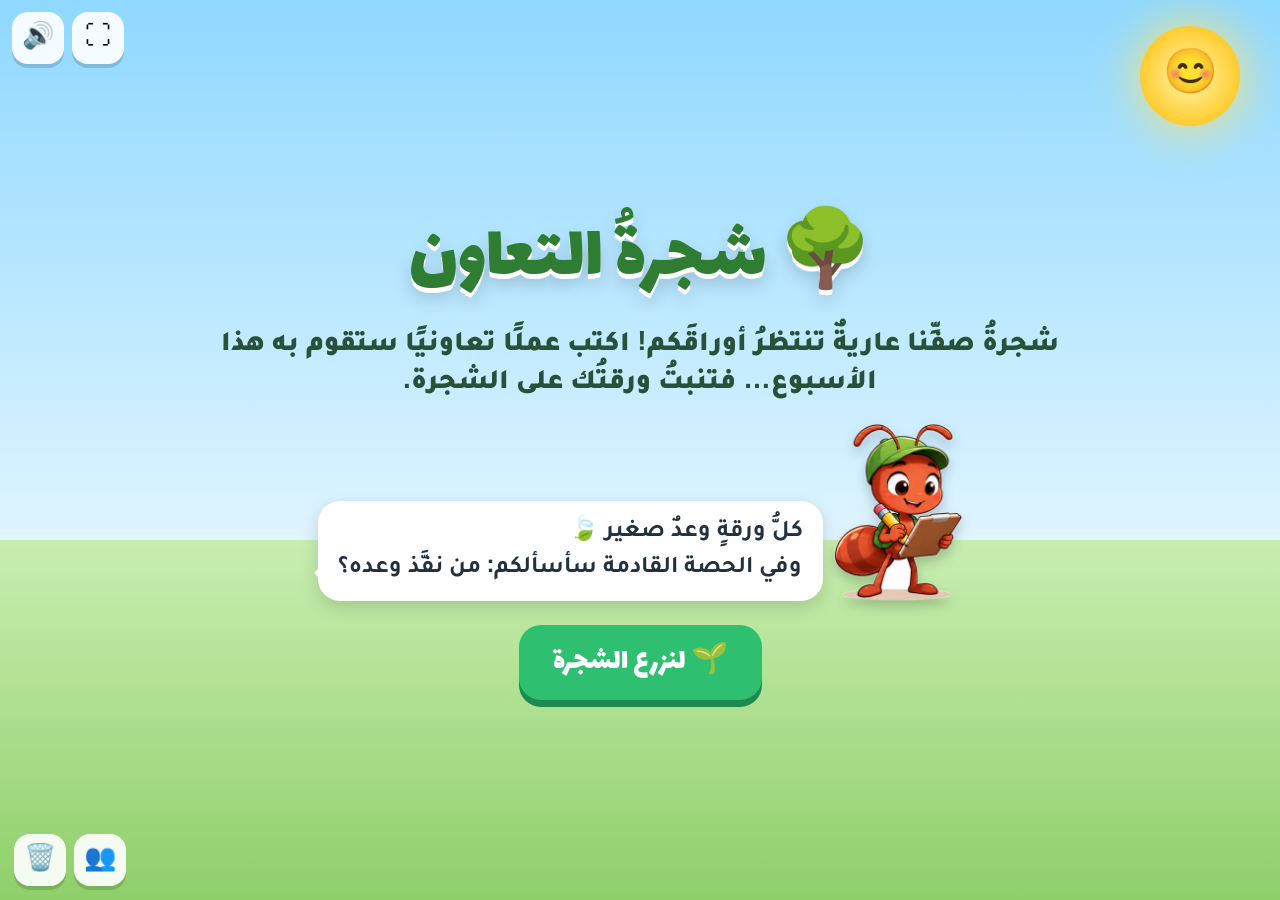
<file: taawun/shajara/index.html>
<!doctype html>
<html lang="ar" dir="rtl">
<head>
<meta charset="utf-8">
<meta name="viewport" content="width=device-width, initial-scale=1">
<title>شجرة التعاون – درس التعاون</title>
<link rel="stylesheet" href="../common.css">
<style>
body{background:linear-gradient(#8fd8ff,#dff5ff 60%,#c8eeb0 60%,#8fcf6a);overflow:hidden}
.sun{position:fixed;top:26px;right:40px;width:100px;height:100px;border-radius:50%;background:radial-gradient(#fff6b0,#ffd23f 60%,#ffb703);box-shadow:0 0 50px #ffe26b;display:flex;align-items:center;justify-content:center;font-size:44px;transition:transform .6s}
.sun.happy{transform:scale(1.25) rotate(10deg)}
#intro .title{font-size:76px;color:#2f7d32;text-shadow:0 5px 0 #fff,0 10px 18px rgba(0,0,0,.18)}
#intro .sub{font-size:28px;font-weight:900;color:#28513a;margin:6px 0 22px;text-align:center;max-width:900px}
#grow{justify-content:flex-start}
.head{margin-top:14px;display:flex;align-items:center;gap:16px;background:rgba(255,255,255,.85);border-radius:20px;padding:8px 22px;box-shadow:0 4px 0 rgba(0,0,0,.08)}
.head h2{font-size:38px;color:#2f7d32}
.head .count{font-family:'Lalezar';font-size:30px;color:#a0522d}
.meter{width:220px;height:20px;border-radius:12px;background:#e3eedb;overflow:hidden}
.meter i{display:block;height:100%;width:0;background:linear-gradient(90deg,#9be36c,#2f9e44);transition:width .6s}
.treeWrap{position:relative;width:min(1050px,98vw);flex:1;max-height:calc(100vh - 210px)}
.treeWrap svg{position:absolute;inset:0;width:100%;height:100%}
.leaf{position:absolute;width:13%;min-height:8%;transform:translate(-50%,-50%) scale(0);background:linear-gradient(135deg,#7fd65b,#2f9e44);color:#fff;border-radius:0 70% 0 70%;padding:6px 14px;font-size:clamp(10px,1.1vw,15px);font-weight:900;display:flex;align-items:center;justify-content:center;text-align:center;line-height:1.2;flex-direction:column;box-shadow:0 4px 0 rgba(0,0,0,.12);cursor:pointer;transition:transform .7s cubic-bezier(.3,1.6,.5,1);text-shadow:0 1px 2px rgba(0,0,0,.3)}
.leaf.on{transform:translate(-50%,-50%) scale(1) rotate(var(--r,0deg))}
.leaf:nth-child(3n){background:linear-gradient(135deg,#a6e36a,#4caf50)}
.leaf:nth-child(4n){background:linear-gradient(135deg,#5bc98a,#1f8f5a)}
.leaf .nm{display:block;font-size:.78em;opacity:.9;font-weight:700}
.deco{position:absolute;font-size:clamp(22px,3vw,40px);transform:translate(-50%,-50%) scale(0);transition:transform .8s cubic-bezier(.3,1.6,.5,1);pointer-events:none}
.deco.on{transform:translate(-50%,-50%) scale(1)}
.bird{position:absolute;font-size:44px;top:8%;left:-10%;transition:left 4s ease-out,top 4s ease-out}
.panel{display:flex;gap:10px;align-items:center;flex-wrap:wrap;justify-content:center;background:rgba(255,255,255,.92);border-radius:24px;padding:10px 16px;margin-bottom:12px;box-shadow:0 6px 20px rgba(0,0,0,.12);width:min(1050px,98vw)}
.panel input{font-family:'Tajawal';font-size:22px;font-weight:700;padding:12px 16px;border-radius:16px;border:3px solid #9be36c;outline:none}
#actIn{flex:1;min-width:260px}#nameIn{width:170px}
.panel .btn3d{font-size:26px;padding:10px 24px}
.ideas{display:flex;gap:8px;flex-wrap:wrap;justify-content:center;width:100%}
.ideas button{background:#eef9e6;border:2px solid #9be36c;border-radius:30px;padding:5px 14px;font-size:17px;font-weight:700;color:#2f6b2f}
.ideas button:hover{background:#d9f3c8}
.modal{position:fixed;inset:0;background:rgba(0,0,0,.35);display:none;align-items:center;justify-content:center;z-index:60}
.modal.on{display:flex}
.modal .box{background:#fff;border-radius:30px;padding:30px 40px;text-align:center;max-width:640px;animation:pop .5s;border:6px solid #9be36c}
.modal .box .big{font-family:'Lalezar';font-size:44px;color:#2f7d32;line-height:1.4}
.modal .box .who{font-size:24px;font-weight:900;color:#a0522d;margin:8px 0 16px}
.ribbon{position:fixed;top:36%;left:50%;transform:translate(-50%,-50%) scale(0);background:#fffdf3;border:8px double #e0b13c;border-radius:30px;padding:22px 40px;text-align:center;z-index:55;box-shadow:0 18px 50px rgba(0,0,0,.25);transition:transform .7s cubic-bezier(.3,1.5,.5,1)}
.ribbon.on{transform:translate(-50%,-50%) scale(1)}
.ribbon h1{font-size:50px;color:#2f7d32}
.ribbon p{font-size:26px;font-weight:900;margin:6px 0}
.tools{position:fixed;bottom:14px;left:14px;display:flex;gap:8px;z-index:50}
</style>
</head>
<body>
<div class="sun" id="sun">😊</div>

<section class="screen on" id="intro">
  <h1 class="title">🌳 شجرةُ التعاون</h1>
  <p class="sub">شجرةُ صفِّنا عاريةٌ تنتظرُ أوراقَكم! اكتب عملًا تعاونيًا ستقوم به هذا الأسبوع… فتنبتُ ورقتُك على الشجرة.</p>
  <div class="mascot"><img src="../img/ant_write.png" alt=""><div class="bubble">كلُّ ورقةٍ وعدٌ صغير 🍃<br>وفي الحصة القادمة سأسألكم: <b>من نفَّذ وعده؟</b></div></div>
  <button class="btn3d green" style="margin-top:24px" id="startBtn">🌱 لنزرع الشجرة</button>
</section>

<section class="screen" id="grow">
  <div class="head"><h2>شجرةُ صفّنا</h2><span class="count">🍃 <span id="n">0</span> / <span id="goal">20</span></span><div class="meter"><i id="bar"></i></div></div>
  <div class="treeWrap" id="wrap">
    <svg viewBox="0 0 1000 620" preserveAspectRatio="xMidYMax meet">
      <ellipse cx="500" cy="604" rx="330" ry="22" fill="#6fb84c" opacity=".6"/>
      <path d="M455 610 C465 520 470 450 462 380 L538 380 C530 450 535 520 545 610 Z" fill="#8a5a35"/>
      <path d="M470 600 C478 520 482 450 476 390" stroke="#6e4426" stroke-width="6" fill="none" opacity=".5"/>
      <g stroke="#8a5a35" stroke-linecap="round" fill="none">
        <path d="M480 400 C420 340 330 320 230 290" stroke-width="26"/>
        <path d="M520 400 C580 340 670 320 770 290" stroke-width="26"/>
        <path d="M495 390 C480 300 470 220 440 120" stroke-width="22"/>
        <path d="M505 390 C530 300 560 220 600 130" stroke-width="20"/>
        <path d="M330 315 C300 250 270 210 210 170" stroke-width="14"/>
        <path d="M670 315 C700 250 740 210 800 175" stroke-width="14"/>
        <path d="M455 230 C400 200 360 170 320 110" stroke-width="12"/>
        <path d="M545 230 C600 200 640 170 690 105" stroke-width="12"/>
      </g>
      <g id="canopy" opacity="0" style="transition:opacity 1.2s">
        <circle cx="500" cy="200" r="190" fill="#7fcf5e" opacity=".35"/>
        <circle cx="300" cy="250" r="140" fill="#7fcf5e" opacity=".35"/>
        <circle cx="700" cy="250" r="140" fill="#7fcf5e" opacity=".35"/>
      </g>
    </svg>
    <div id="leaves"></div><div id="decos"></div>
  </div>
  <div class="panel">
    <input id="nameIn" maxlength="14" placeholder="اسمك (اختياري)">
    <input id="actIn" maxlength="48" placeholder="مثال: أساعد أخي الصغير في ترتيب ألعابه">
    <button class="btn3d green" id="addBtn">🍃 أضف ورقتي</button>
    <div class="ideas" id="ideas"></div>
  </div>
</section>

<div class="ribbon" id="ribbon"><h1>🎉 أثمرت شجرةُ صفّنا!</h1><p>كلُّ ورقةٍ وعدٌ بالتعاون على الخير</p><p style="color:#a0522d">﴿ وَتَعَاوَنُوا عَلَى الْبِرِّ وَالتَّقْوَى ﴾</p><button class="btn3d blue" style="margin-top:10px;font-size:24px" onclick="this.parentNode.classList.remove('on')">أكملوا الأوراق ⬅</button></div>
<div class="modal" id="modal"><div class="box"><div class="big" id="mTxt"></div><div class="who" id="mWho"></div><button class="btn3d green" style="font-size:24px" onclick="T.$('#modal').classList.remove('on')">حسنًا 👍</button></div></div>
<div class="tools"><button class="ic" id="goalBtn" title="عدد التلاميذ">👥</button><button class="ic" id="resetBtn" title="شجرة جديدة">🗑️</button></div>

<script src="../common.js"></script>
<script>
T.topbar();
var SLOTS=[[44,33],[59,33],[52,20],[50,46],[29,33],[37,20],[50,8],[74,33],[67,20],[35,46],[65,46],[14,33],[22,20],[35,8],[65,8],[89,33],[82,20],[20,46],[80,46],[28,58],[72,58],[22,4],[78,4]];
var IDEAS=['أساعد أمي في ترتيب المائدة','أشارك زميلي أدواتي','أساعد في تنظيف الفصل','أزور جدّي مع أسرتي','أحمل الأغراض مع أبي','أرتّب غرفتي مع إخوتي','أساعد جاري المسنّ','أشارك مجموعتي في المشروع'];
var KEY='taawun_tree_v1', goal=20, leaves=[];
try{ var s=JSON.parse(localStorage.getItem(KEY)||'null'); if(s){ leaves=s.leaves||[]; goal=s.goal||20; } }catch(e){}
function save(){ try{ localStorage.setItem(KEY,JSON.stringify({leaves:leaves,goal:goal})); }catch(e){} }
var ideas=T.$('#ideas');
IDEAS.forEach(function(t){ var b=document.createElement('button'); b.textContent='💡 '+t; b.onclick=function(){ T.$('#actIn').value=t; T.$('#actIn').focus(); T.play('tick'); }; ideas.appendChild(b); });
function slotFor(i){ if(i<SLOTS.length) return SLOTS[i]; return [12+Math.random()*76, 6+Math.random()*52]; }
function drawLeaf(L,i,animate){
  var p=slotFor(i), d=document.createElement('div'); d.className='leaf';
  d.style.left=p[0]+'%'; d.style.top=p[1]+'%'; d.style.setProperty('--r',((i*37)%14-7)+'deg');
  d.onclick=function(){ T.$('#mTxt').textContent='🍃 '+L.t; T.$('#mWho').textContent=L.n?('وعدُ: '+L.n):''; T.$('#modal').classList.add('on'); T.say(L.t); T.play('pop'); };
  d.appendChild(document.createTextNode(L.t)); if(L.n){ var s=document.createElement('span'); s.className='nm'; s.textContent='✍️ '+L.n; d.appendChild(s); }
  T.$('#leaves').appendChild(d);
  if(animate) requestAnimationFrame(function(){ requestAnimationFrame(function(){ d.classList.add('on'); }); }); else d.classList.add('on');
}
var DECO=[[30,8,'🌸'],[70,8,'🌸'],[16,40,'🌼'],[84,40,'🌼'],[50,60,'🌸'],[42,34,'🍎'],[60,10,'🍎'],[24,28,'🍎'],[76,28,'🍎'],[56,36,'🍊']];
function decorate(animate){
  var n=leaves.length, d=T.$('#decos');
  T.$('#canopy').style.opacity=Math.min(1,n/6);
  var want=n>=goal?DECO.length:(n>=Math.ceil(goal*.6)?5:(n>=Math.ceil(goal*.3)?2:0));
  while(d.children.length<want){ var x=DECO[d.children.length], e=document.createElement('div'); e.className='deco'; e.style.left=x[0]+'%'; e.style.top=x[1]+'%'; e.textContent=x[2]; d.appendChild(e); (function(e){ setTimeout(function(){ e.classList.add('on'); }, animate?300:0); })(e); if(animate) T.play('grow'); }
  T.$('#n').textContent=n; T.$('#goal').textContent=goal; T.$('#bar').style.width=Math.min(100,n/goal*100)+'%';
  T.$('#sun').textContent=n>=goal?'🤩':n>=goal*.5?'😄':'😊';
}
function add(){
  var t=T.$('#actIn').value.trim(), nm=T.$('#nameIn').value.trim();
  if(t.length<4){ T.play('wrong'); T.restart(T.$('#actIn'),'shake'); T.$('#actIn').placeholder='اكتب عملًا تعاونيًا أولًا ✍️'; return; }
  var L={t:t,n:nm}; leaves.push(L); save();
  drawLeaf(L,leaves.length-1,true); T.play('grow'); T.$('#sun').classList.add('happy'); setTimeout(function(){T.$('#sun').classList.remove('happy')},700);
  T.$('#actIn').value=''; T.$('#nameIn').value=''; T.$('#actIn').focus();
  var before=T.$('#decos').children.length; decorate(true);
  if(leaves.length===goal) celebrate(); else if(leaves.length%5===0) T.confetti(50);
}
function celebrate(){
  T.play('fanfare'); T.confetti(260); T.$('#ribbon').classList.add('on');
  ['🐦','🕊️','🐦'].forEach(function(b,i){ var e=document.createElement('div'); e.className='bird'; e.textContent=b; e.style.top=(5+i*7)+'%'; T.$('#wrap').appendChild(e); setTimeout(function(){ e.style.left=(30+i*18)+'%'; e.style.top=(2+i*4)+'%'; },100+i*400); });
}
T.$('#startBtn').onclick=function(){ T.show('grow'); T.play('whoosh'); leaves.forEach(function(L,i){ drawLeaf(L,i,false); }); decorate(false); T.$('#actIn').focus(); };
T.$('#addBtn').onclick=add;
T.$('#actIn').addEventListener('keydown',function(e){ if(e.key==='Enter') add(); });
T.$('#goalBtn').onclick=function(){ var v=parseInt(prompt('كم عدد تلاميذ الصف؟',goal),10); if(v>0&&v<60){ goal=v; save(); decorate(false); } };
T.$('#resetBtn').onclick=function(){ if(confirm('هل تريد بدء شجرة جديدة؟ ستُمحى الأوراق الحالية.')){ leaves=[]; save(); T.$('#leaves').innerHTML=''; T.$('#decos').innerHTML=''; decorate(false); } };
</script>
</body>
</html>
</file>
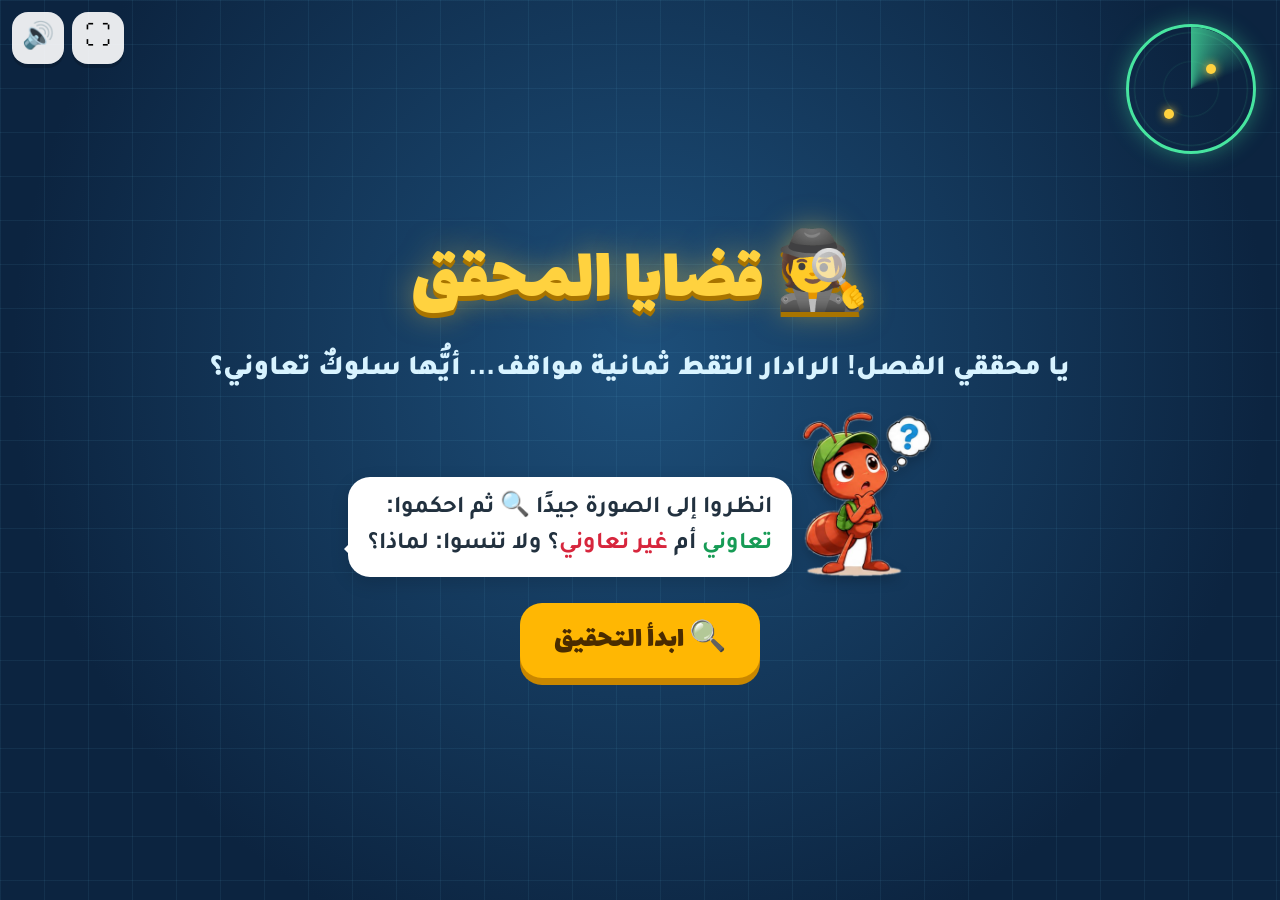
<file: taawun/sulook/index.html>
<!doctype html>
<html lang="ar" dir="rtl">
<head>
<meta charset="utf-8">
<meta name="viewport" content="width=device-width, initial-scale=1">
<title>قضايا المحقق – درس التعاون</title>
<link rel="stylesheet" href="../common.css">
<style>
body{background:radial-gradient(circle at 50% 40%,#1d4f7a,#0c2440 75%);color:#fff}
body:before{content:'';position:fixed;inset:0;background-image:linear-gradient(rgba(120,220,255,.07) 1px,transparent 1px),linear-gradient(90deg,rgba(120,220,255,.07) 1px,transparent 1px);background-size:44px 44px;pointer-events:none}
.radar{position:fixed;right:24px;top:24px;width:130px;height:130px;border-radius:50%;border:3px solid #47e5a0;background:radial-gradient(transparent 30%,rgba(71,229,160,.08) 31%,transparent 33%,transparent 63%,rgba(71,229,160,.12) 64%,transparent 66%);overflow:hidden;box-shadow:0 0 22px rgba(71,229,160,.4)}
.radar:before{content:'';position:absolute;inset:0;background:conic-gradient(from 0deg,rgba(71,229,160,.75),transparent 70deg);animation:rot 2.2s linear infinite;border-radius:50%}
.radar i{position:absolute;width:10px;height:10px;border-radius:50%;background:#ffd23f;box-shadow:0 0 10px #ffd23f;animation:blink 1.1s infinite}
@keyframes rot{to{transform:rotate(360deg)}}@keyframes blink{50%{opacity:.2}}
#intro .title{font-size:76px;color:#ffd23f;text-shadow:0 5px 0 #a87400,0 0 30px rgba(255,210,63,.5)}
#intro .sub{font-size:28px;font-weight:900;margin:8px 0 24px;color:#d8f3ff}
.mascot .bubble{color:#22313f}
#play{justify-content:flex-start;padding-top:20px}
.hud{display:flex;gap:18px;align-items:center;background:rgba(255,255,255,.12);border:2px solid rgba(255,255,255,.25);border-radius:20px;padding:8px 22px;font-size:24px;font-weight:900}
.dots{display:flex;gap:6px}.dots i{width:18px;height:18px;border-radius:50%;background:rgba(255,255,255,.25);display:block}
.dots i.ok{background:#47e5a0}.dots i.bad{background:#ff8f8f}.dots i.now{background:#ffd23f;animation:blink 1s infinite}
.case{position:relative;margin-top:14px;width:min(780px,92vw);background:#fff;border-radius:26px;padding:14px;box-shadow:0 16px 40px rgba(0,0,0,.45)}
.case .ph{position:relative;border-radius:18px;overflow:hidden;aspect-ratio:1.18;max-height:50vh;width:100%;background:#eee}
.case img{width:100%;height:100%;object-fit:cover;display:block;transition:filter .4s}
.case .lens{position:absolute;inset:0;background:radial-gradient(circle at var(--x,50%) var(--y,50%),transparent 0 90px,rgba(12,36,64,.82) 92px);transition:opacity .7s;pointer-events:none}
.case.seen .lens{opacity:0}
.case .cap{font-family:'Lalezar';font-size:36px;color:#16324f;text-align:center;padding:10px 6px 2px;line-height:1.3}
.case .num{position:absolute;top:-16px;right:-16px;background:#ffd23f;color:#5a3d00;font-family:'Lalezar';font-size:28px;width:64px;height:64px;border-radius:50%;display:flex;align-items:center;justify-content:center;box-shadow:0 4px 0 #a87400}
.stampO{position:absolute;top:30%;left:50%;transform:translate(-50%,-50%);pointer-events:none}
.stamp{font-family:'Lalezar';font-size:56px;padding:6px 28px;border:8px solid;border-radius:18px;transform:rotate(-12deg);background:rgba(255,255,255,.85);white-space:nowrap;animation:spinIn .35s cubic-bezier(.3,1.6,.5,1) both}
.stamp.g{color:#169b55;border-color:#169b55}.stamp.r{color:#d7263d;border-color:#d7263d}
.choices{display:flex;gap:28px;margin:18px 0 8px}
.why{display:none;align-items:flex-end;gap:10px;margin-top:6px}
.why.on{display:flex;animation:fadeIn .4s}
.why img{width:90px}
.why .bubble{font-size:23px}
#nextBtn{display:none;align-self:center;margin-right:10px;font-size:26px}
/* النهاية */
.board{display:grid;grid-template-columns:1fr 1fr;gap:18px;width:min(1000px,94vw);margin:10px 0}
.col{background:rgba(255,255,255,.1);border-radius:20px;padding:12px;border:3px solid}
.col.g{border-color:#47e5a0}.col.r{border-color:#ff8f8f}
.col h3{font-family:'Lalezar';font-size:30px;text-align:center;margin-bottom:8px}
.col .mini{display:flex;gap:8px;flex-wrap:wrap;justify-content:center}
.col .mini div{width:calc(50% - 8px);background:#fff;color:#16324f;border-radius:12px;overflow:hidden;font-weight:900;font-size:16px;text-align:center;animation:pop .5s both}
.col .mini img{width:100%;aspect-ratio:2;object-fit:cover;display:block}
.col .mini span{display:block;padding:4px}
#end h2{font-size:44px;color:#ffd23f}
#end{justify-content:flex-start;padding-top:12px;overflow-y:auto}
.board{margin:6px 0}
.badge{display:flex;align-items:center;gap:16px;background:#fffdf3;color:#5a3d00;border-radius:24px;padding:10px 26px;border:6px double #e0b13c}
.badge img{width:90px}
.badge b{font-family:'Lalezar';font-size:34px}
</style>
</head>
<body>
<div class="radar"><i style="top:30%;left:62%"></i><i style="top:66%;left:28%;animation-delay:.5s"></i></div>

<section class="screen on" id="intro">
  <h1 class="title">🕵️ قضايا المحقق</h1>
  <p class="sub">يا محققي الفصل! الرادار التقط ثمانية مواقف… أيُّها سلوكٌ تعاوني؟</p>
  <div class="mascot"><img src="../img/ant_think.png" alt="المحققة نملة"><div class="bubble">انظروا إلى الصورة جيدًا 🔍 ثم احكموا:<br><b style="color:#169b55">تعاوني</b> أم <b style="color:#d7263d">غير تعاوني</b>؟ ولا تنسوا: <b>لماذا؟</b></div></div>
  <button class="btn3d gold" style="margin-top:26px" id="startBtn">🔍 ابدأ التحقيق</button>
</section>

<section class="screen" id="play">
  <div class="hud"><span>🗂️ الموقف <b id="cnt">1</b> / 8</span><div class="dots" id="dots"></div><span>✅ <b id="sc">0</b></span></div>
  <div class="case" id="case">
    <div class="num" id="num">1</div>
    <div class="ph" id="ph"><img id="img" alt=""><div class="lens"></div><div class="stampO" id="stampO"></div></div>
    <div class="cap" id="cap"></div>
  </div>
  <div class="choices" id="choices">
    <button class="btn3d green" id="yesBtn">🤝 سلوكٌ تعاوني</button>
    <button class="btn3d red" id="noBtn">🚫 غيرُ تعاوني</button>
  </div>
  <div class="why" id="why"><img src="../img/ant_point.png" alt=""><div class="bubble" id="whyTxt"></div><button class="btn3d blue" id="nextBtn">الموقفُ التالي ⬅</button></div>
</section>

<section class="screen" id="end">
  <h2>🕵️ أُغلقت القضايا كلها!</h2>
  <div class="board">
    <div class="col g"><h3>🤝 سلوكيات تعاونية</h3><div class="mini" id="colG"></div></div>
    <div class="col r"><h3>🚫 سلوكيات غير تعاونية</h3><div class="mini" id="colR"></div></div>
  </div>
  <div class="badge"><img id="medal" src="../img/st_gold.png" alt=""><div><b>شارة المحقق الذكي</b><br><span id="endTxt" style="font-size:22px;font-weight:900"></span></div></div>
  <button class="btn3d blue" onclick="location.reload()" style="margin-top:16px">↺ تحقيقٌ جديد</button>
</section>

<script src="../common.js"></script>
<script>
T.topbar();
var CASES=[
 {img:'b1',t:'أساعدُ أمي في ترتيب المائدة',y:1,w:'نتشاركُ عملَ البيت فننجزه بسرعة، وتفرحُ أمي.'},
 {img:'b2',t:'ألعبُ بينما زملائي ينظّفون الفصل',y:0,w:'تركتُ زملائي يتعبون وحدَهم، ولم أشاركهم العمل.'},
 {img:'b3',t:'نحملُ أغراضَ جارِنا المسنّ معًا',y:1,w:'نساعدُ من يحتاجُ إلى العون، وللجارِ حقٌّ علينا.'},
 {img:'b4',t:'أرفضُ مشاركةَ أدواتي مع مجموعتي',y:0,w:'لم أُعِن مجموعتي، فتأخّر عملُنا جميعًا.'},
 {img:'b6',t:'نزورُ جدّتنا المريضة مع أقاربنا',y:1,w:'تعاونّا على الخير، فانتشرت المحبةُ وفرحت جدّتنا.'},
 {img:'b5',t:'أساعدُ صديقي على الغشّ في الاختبار',y:0,w:'هذا تعاونٌ على الخطأ! أمرنا اللهُ أن نتعاون على البرّ لا على الإثم.'},
 {img:'a4',t:'نقسّمُ أدواتِ المشروع ويُتقنُ كلُّ واحدٍ دورَه',y:1,w:'كلُّ واحدٍ يقوم بدوره، فيكتملُ العملُ ويُتقَن.'},
 {img:'a6',t:'نكتبُ معًا على جدار المدرسة',y:0,w:'اجتمعنا على عملٍ يُفسد مدرستنا، وهذا ليس تعاونًا محمودًا.'}
];
var k=0,score=0,tries=0,res=[],busy=false;
function start(){ k=0;score=0;res=[]; var d=T.$('#dots');d.innerHTML='';CASES.forEach(function(){d.appendChild(document.createElement('i'))}); T.show('play'); load(); }
function load(){
  busy=false; tries=0; var c=CASES[k], cs=T.$('#case');
  cs.classList.remove('seen'); T.$('#img').src='../img/'+c.img+'.jpg'; T.$('#cap').textContent=c.t;
  T.$('#num').textContent=k+1; T.$('#cnt').textContent=k+1; T.$('#stampO').innerHTML='';
  T.$('#why').classList.remove('on'); T.$('#nextBtn').style.display='none'; T.$('#choices').style.display='';
  [].forEach.call(T.$('#dots').children,function(e,i){ e.className=i<k?(res[i]?'ok':'bad'):(i===k?'now':''); });
  T.restart(cs,'pop'); T.play('whoosh'); scan();
}
/* عدسة المحقق تتجول ثم تكشف الصورة */
function scan(){
  var ph=T.$('#ph'),t0=performance.now(),dur=1600;
  (function f(t){ var p=(t-t0)/dur; ph.style.setProperty('--x',(20+60*Math.abs(Math.sin(p*3)))+'%'); ph.style.setProperty('--y',(30+40*p)+'%');
    if(p<1&&T.$('#play').classList.contains('on')) requestAnimationFrame(f); else { T.$('#case').classList.add('seen'); T.play('tick'); } })(t0);
}
function answer(yes){
  if(busy) return; var c=CASES[k]; T.$('#case').classList.add('seen');
  if((yes?1:0)===c.y){
    busy=true; if(tries===0) score++; res[k]=tries===0; T.$('#sc').textContent=score;
    T.play('stamp'); setTimeout(function(){T.play('correct')},180);
    T.$('#stampO').innerHTML='<div class="stamp '+(c.y?'g':'r')+'">'+(c.y?'✔ تعاوني':'✖ غير تعاوني')+'</div>';
    T.$('#choices').style.display='none';
    T.$('#whyTxt').innerHTML='<b>لماذا؟</b> '+c.w; T.$('#why').classList.add('on');
    T.$('#nextBtn').style.display='inline-block'; T.$('#nextBtn').textContent=k<CASES.length-1?'الموقفُ التالي ⬅':'📁 أغلقوا الملف';
    if(c.y) T.confetti(40);
  }else{
    tries++; T.play('wrong'); T.restart(T.$('#case'),'shake');
    T.$('#whyTxt').innerHTML='🤔 فكّروا مرة أخرى: هل يساعدُ هذا السلوكُ غيرَنا على الخير؟'; T.$('#why').classList.add('on');
  }
}
function next(){ k++; if(k<CASES.length) load(); else end(); }
function end(){
  T.show('end'); T.play('fanfare'); T.confetti(220);
  var g=T.$('#colG'),r=T.$('#colR'); g.innerHTML='';r.innerHTML='';
  CASES.forEach(function(c,i){ var d=document.createElement('div'); d.style.animationDelay=(i*.12)+'s'; d.innerHTML='<img src="../img/'+c.img+'.jpg" alt=""><span>'+c.t+'</span>'; (c.y?g:r).appendChild(d); });
  T.$('#endTxt').textContent='ميّزتم '+score+' من 8 مواقف من المحاولة الأولى';
  T.$('#medal').src='../img/'+(score>=7?'st_gold':score>=5?'st_silver':'st_bronze')+'.png';
}
T.$('#startBtn').onclick=start; T.$('#yesBtn').onclick=function(){answer(true)}; T.$('#noBtn').onclick=function(){answer(false)}; T.$('#nextBtn').onclick=next;
T.$('#cap').onclick=function(){T.say(this.textContent)};
document.addEventListener('keydown',function(e){ if(!T.$('#play').classList.contains('on'))return; if(e.key==='ArrowRight'||e.key==='1')answer(true); if(e.key==='ArrowLeft'||e.key==='2')answer(false); if(e.key==='Enter'&&T.$('#nextBtn').style.display!=='none')next(); });
</script>
</body>
</html>
</file>
<file: hubb/common.css>
@font-face{font-family:'Lalezar';src:url(fonts/lalezar.woff2) format('woff2');font-display:swap}
@font-face{font-family:'Tajawal';font-weight:500;src:url(fonts/tajawal-500.woff2) format('woff2');font-display:swap}
@font-face{font-family:'Tajawal';font-weight:700;src:url(fonts/tajawal-700.woff2) format('woff2');font-display:swap}
@font-face{font-family:'Tajawal';font-weight:900;src:url(fonts/tajawal-900.woff2) format('woff2');font-display:swap}
*{box-sizing:border-box;margin:0;padding:0;-webkit-tap-highlight-color:transparent}
html,body{height:100%}
body{font-family:'Tajawal',Tahoma,Arial,sans-serif;color:#22313f;overflow-x:hidden;user-select:none}
h1,h2,.display{font-family:'Lalezar','Tajawal',Tahoma,sans-serif;font-weight:400}
button{font-family:inherit;cursor:pointer;border:0}
.topbar{position:fixed;top:12px;left:12px;display:flex;gap:8px;z-index:50}
.ic{width:52px;height:52px;border-radius:16px;background:rgba(255,255,255,.9);font-size:26px;box-shadow:0 4px 0 rgba(0,0,0,.15);transition:transform .15s}
.ic:active{transform:translateY(3px);box-shadow:0 1px 0 rgba(0,0,0,.15)}
.btn3d{font-family:'Lalezar','Tajawal',sans-serif;font-size:30px;padding:14px 34px;border-radius:22px;color:#fff;position:relative;transition:transform .1s,box-shadow .1s}
.btn3d:active{transform:translateY(5px)!important}
.btn3d.green{background:#2fbf71;box-shadow:0 7px 0 #1d8a4f}
.btn3d.red{background:#f0545c;box-shadow:0 7px 0 #b9343b}
.btn3d.gold{background:#ffb703;box-shadow:0 7px 0 #c98700;color:#4a2c00}
.btn3d.blue{background:#2b8cee;box-shadow:0 7px 0 #1a5fa8}
.btn3d.green:active{box-shadow:0 2px 0 #1d8a4f}.btn3d.red:active{box-shadow:0 2px 0 #b9343b}
.btn3d.gold:active{box-shadow:0 2px 0 #c98700}.btn3d.blue:active{box-shadow:0 2px 0 #1a5fa8}
.screen{position:fixed;inset:0;display:none;align-items:center;justify-content:center;flex-direction:column}
.screen.on{display:flex;animation:fadeIn .5s}
@keyframes fadeIn{from{opacity:0;transform:scale(.97)}to{opacity:1;transform:none}}
@keyframes pop{0%{transform:scale(.3)}60%{transform:scale(1.12)}100%{transform:scale(1)}}
@keyframes shake{0%,100%{transform:translateX(0)}20%{transform:translateX(-14px)}40%{transform:translateX(12px)}60%{transform:translateX(-8px)}80%{transform:translateX(6px)}}
@keyframes bob{0%,100%{transform:translateY(0)}50%{transform:translateY(-12px)}}
@keyframes spinIn{from{transform:rotate(-30deg) scale(2.4);opacity:0}to{transform:rotate(-12deg) scale(1);opacity:1}}
.shake{animation:shake .5s}
.pop{animation:pop .5s cubic-bezier(.2,1.4,.4,1)}
.mascot{position:relative;display:flex;align-items:flex-end;gap:10px}
.mascot img{width:130px;animation:bob 2.6s ease-in-out infinite;filter:drop-shadow(0 6px 6px rgba(0,0,0,.2))}
.bubble{background:#fff;color:#22313f;border-radius:22px;padding:14px 20px;font-size:24px;font-weight:700;max-width:520px;box-shadow:0 6px 18px rgba(0,0,0,.15);position:relative;line-height:1.5}
.bubble:after{content:'';position:absolute;bottom:18px;left:-14px;border:10px solid transparent;border-right-color:#fff}
#confetti{position:fixed;inset:0;pointer-events:none;z-index:99}
.stars{font-size:34px;letter-spacing:4px}
.cert{background:#fffdf3;border:8px double #e0b13c;border-radius:28px;padding:28px 44px;text-align:center;box-shadow:0 18px 50px rgba(0,0,0,.25);max-width:760px;width:92vw}
.cert h1{font-size:54px;color:#c97a00}
.cert p{font-size:26px;font-weight:700;margin:8px 0}
.cert img.medal{width:150px;animation:pop .8s}
.namebox{font-family:'Tajawal';font-size:26px;border:3px dashed #e0b13c;border-radius:14px;padding:6px 14px;text-align:center;width:340px;max-width:80vw;background:#fff}
</file>
<file: taawun/common.css>
@font-face{font-family:'Lalezar';src:url(fonts/lalezar.woff2) format('woff2');font-display:swap}
@font-face{font-family:'Tajawal';font-weight:500;src:url(fonts/tajawal-500.woff2) format('woff2');font-display:swap}
@font-face{font-family:'Tajawal';font-weight:700;src:url(fonts/tajawal-700.woff2) format('woff2');font-display:swap}
@font-face{font-family:'Tajawal';font-weight:900;src:url(fonts/tajawal-900.woff2) format('woff2');font-display:swap}
*{box-sizing:border-box;margin:0;padding:0;-webkit-tap-highlight-color:transparent}
html,body{height:100%}
body{font-family:'Tajawal',Tahoma,Arial,sans-serif;color:#22313f;overflow-x:hidden;user-select:none}
h1,h2,.display{font-family:'Lalezar','Tajawal',Tahoma,sans-serif;font-weight:400}
button{font-family:inherit;cursor:pointer;border:0}
.topbar{position:fixed;top:12px;left:12px;display:flex;gap:8px;z-index:50}
.ic{width:52px;height:52px;border-radius:16px;background:rgba(255,255,255,.9);font-size:26px;box-shadow:0 4px 0 rgba(0,0,0,.15);transition:transform .15s}
.ic:active{transform:translateY(3px);box-shadow:0 1px 0 rgba(0,0,0,.15)}
.btn3d{font-family:'Lalezar','Tajawal',sans-serif;font-size:30px;padding:14px 34px;border-radius:22px;color:#fff;position:relative;transition:transform .1s,box-shadow .1s}
.btn3d:active{transform:translateY(5px)!important}
.btn3d.green{background:#2fbf71;box-shadow:0 7px 0 #1d8a4f}
.btn3d.red{background:#f0545c;box-shadow:0 7px 0 #b9343b}
.btn3d.gold{background:#ffb703;box-shadow:0 7px 0 #c98700;color:#4a2c00}
.btn3d.blue{background:#2b8cee;box-shadow:0 7px 0 #1a5fa8}
.btn3d.green:active{box-shadow:0 2px 0 #1d8a4f}.btn3d.red:active{box-shadow:0 2px 0 #b9343b}
.btn3d.gold:active{box-shadow:0 2px 0 #c98700}.btn3d.blue:active{box-shadow:0 2px 0 #1a5fa8}
.screen{position:fixed;inset:0;display:none;align-items:center;justify-content:center;flex-direction:column}
.screen.on{display:flex;animation:fadeIn .5s}
@keyframes fadeIn{from{opacity:0;transform:scale(.97)}to{opacity:1;transform:none}}
@keyframes pop{0%{transform:scale(.3)}60%{transform:scale(1.12)}100%{transform:scale(1)}}
@keyframes shake{0%,100%{transform:translateX(0)}20%{transform:translateX(-14px)}40%{transform:translateX(12px)}60%{transform:translateX(-8px)}80%{transform:translateX(6px)}}
@keyframes bob{0%,100%{transform:translateY(0)}50%{transform:translateY(-12px)}}
@keyframes spinIn{from{transform:rotate(-30deg) scale(2.4);opacity:0}to{transform:rotate(-12deg) scale(1);opacity:1}}
.shake{animation:shake .5s}
.pop{animation:pop .5s cubic-bezier(.2,1.4,.4,1)}
.mascot{position:relative;display:flex;align-items:flex-end;gap:10px}
.mascot img{width:130px;animation:bob 2.6s ease-in-out infinite;filter:drop-shadow(0 6px 6px rgba(0,0,0,.2))}
.bubble{background:#fff;color:#22313f;border-radius:22px;padding:14px 20px;font-size:24px;font-weight:700;max-width:520px;box-shadow:0 6px 18px rgba(0,0,0,.15);position:relative;line-height:1.5}
.bubble:after{content:'';position:absolute;bottom:18px;left:-14px;border:10px solid transparent;border-right-color:#fff}
#confetti{position:fixed;inset:0;pointer-events:none;z-index:99}
.stars{font-size:34px;letter-spacing:4px}
.cert{background:#fffdf3;border:8px double #e0b13c;border-radius:28px;padding:28px 44px;text-align:center;box-shadow:0 18px 50px rgba(0,0,0,.25);max-width:760px;width:92vw}
.cert h1{font-size:54px;color:#c97a00}
.cert p{font-size:26px;font-weight:700;margin:8px 0}
.cert img.medal{width:150px;animation:pop .8s}
.namebox{font-family:'Tajawal';font-size:26px;border:3px dashed #e0b13c;border-radius:14px;padding:6px 14px;text-align:center;width:340px;max-width:80vw;background:#fff}
</file>
